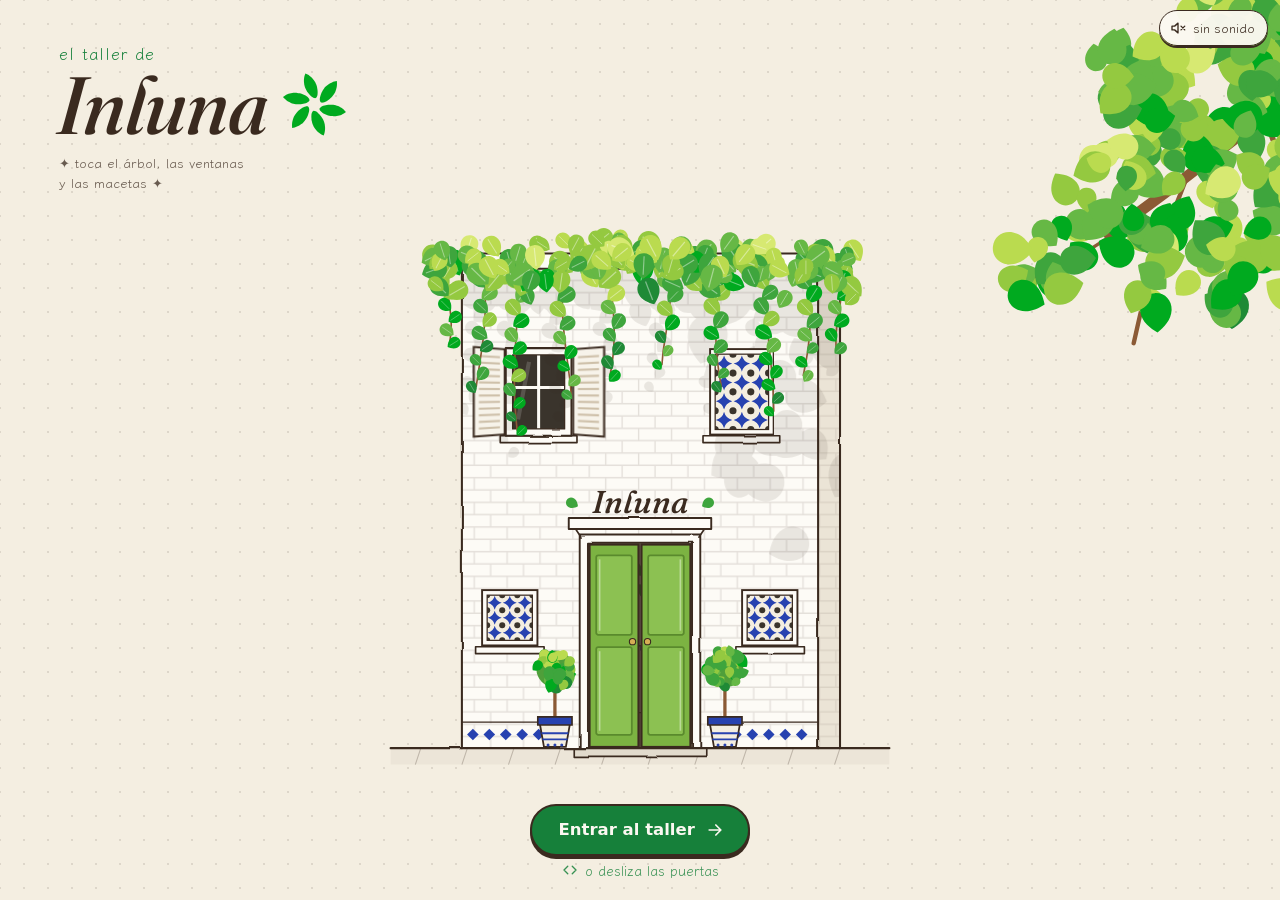
<file: index.html>
<!doctype html>
<html lang="es">
<head>
  <meta charset="utf-8">
  <meta name="viewport" content="width=device-width, initial-scale=1, viewport-fit=cover">
  <title>Inluna · catálogo del taller</title>
  <meta name="description" content="Entra al taller de Inluna y descubre piezas hechas a mano, dibujadas con tinta azul.">
  <meta name="theme-color" content="#f4eee1">

  <!-- Vista previa cuando compartes el enlace (WhatsApp, Facebook…).
       Si cambias de dirección, actualiza estas dos líneas (ver LEEME.md, paso 3). -->
  <meta property="og:type" content="website">
  <meta property="og:url" content="https://7js2y6nz9j-netizen.github.io/catalogo/">
  <meta property="og:title" content="Inluna · catálogo del taller">
  <meta property="og:description" content="Entra al taller y descubre las piezas hechas a mano.">
  <meta property="og:image" content="https://7js2y6nz9j-netizen.github.io/catalogo/img/compartir.png">
  <meta name="twitter:card" content="summary_large_image">

  <link rel="icon" href="img/icono.svg" type="image/svg+xml">
  <link rel="apple-touch-icon" href="img/icono-180.png">
  <link rel="preconnect" href="https://fonts.googleapis.com">
  <link rel="preconnect" href="https://fonts.gstatic.com" crossorigin>
  <!-- las tipografías llegan sin detener la primera pintura -->
  <link id="fuentes" rel="stylesheet" href="https://fonts.googleapis.com/css2?family=Fraunces:ital,opsz,wght@0,9..144,400..600;1,9..144,400..600&family=Klee+One:wght@400;600&display=swap" media="print" onload="this.media='all'">
  <noscript><link rel="stylesheet" href="https://fonts.googleapis.com/css2?family=Fraunces:ital,opsz,wght@0,9..144,400..600;1,9..144,400..600&family=Klee+One:wght@400;600&display=swap"></noscript>
  <link rel="stylesheet" href="css/base.css?v=20260930a">
  <link rel="stylesheet" href="css/piezas.css?v=20260930a">
  <link rel="stylesheet" href="css/catalogo.css?v=20260930a">
  <link rel="stylesheet" href="css/tienda.css?v=20260930a">
</head>
<body>
  <!-- 1 · Cargador: los tres triángulos girando -->
  <div id="cargador" class="cargador" role="status" aria-live="polite">
    <div class="cargador-centro">
      <svg class="logo logo-giro" viewBox="0 0 100 100" aria-hidden="true" focusable="false"><g class="hojas-logo"><path class="hoja-logo" d="M0,37.9C1.2,37.2 2.2,36.4 3.4,35.7C4.5,35.1 5.7,34.4 6.9,33.9C8.2,33.3 9.4,32.9 10.7,32.6C12,32.2 13.3,31.9 14.6,31.7C15.9,31.5 17.3,31.4 18.6,31.4C19.9,31.3 21.3,31.4 22.6,31.6C23.9,31.7 25.2,32 26.5,32.3C27.8,32.7 29.1,33 30.3,33.5C31.6,33.9 32.8,34.5 34,35.1C35.2,35.7 36.4,36.3 37.5,37.1C38.6,37.8 39.8,38.6 40.5,39.6C41.3,40.6 42.2,42.1 42.1,43.2C41.9,44.3 40.7,45.4 39.7,46.2C38.7,47 37.3,47.5 36.1,48C34.8,48.4 33.5,48.7 32.2,49C30.9,49.3 29.6,49.5 28.3,49.7C27,49.8 25.6,49.8 24.3,49.8C22.9,49.8 21.6,49.8 20.3,49.6C19,49.5 17.6,49.2 16.4,48.9C15.1,48.5 13.8,48.1 12.6,47.5C11.4,47 10.2,46.4 9,45.7C7.9,45.1 6.7,44.4 5.7,43.5C4.6,42.7 3.6,41.8 2.7,40.9C1.8,39.9 0.9,38.9 0,37.9Z"/><path class="hoja-logo" d="M35.5,0.6C36.7,1.3 37.9,1.8 39.1,2.5C40.2,3.1 41.4,3.8 42.4,4.6C43.6,5.5 44.5,6.3 45.4,7.3C46.4,8.2 47.3,9.2 48.1,10.2C49,11.2 49.8,12.4 50.4,13.5C51.1,14.6 51.8,15.8 52.2,17.1C52.8,18.2 53.2,19.5 53.6,20.8C53.9,22.1 54.3,23.4 54.4,24.7C54.7,26 54.8,27.4 54.9,28.7C55,30 55.1,31.4 54.9,32.7C54.9,34 54.8,35.5 54.3,36.6C53.8,37.8 52.9,39.3 51.9,39.8C50.9,40.1 49.3,39.6 48.1,39.2C46.9,38.7 45.8,37.8 44.8,37C43.8,36 42.9,35.1 42,34.1C41.1,33.1 40.2,32.1 39.4,31.1C38.7,30 38,28.8 37.3,27.6C36.6,26.4 36,25.3 35.5,24.1C34.9,22.9 34.5,21.5 34.2,20.4C33.8,19 33.5,17.7 33.5,16.4C33.3,15.1 33.2,13.7 33.2,12.3C33.2,11.1 33.2,9.7 33.5,8.4C33.6,7 33.9,5.7 34.2,4.5C34.6,3.2 35.1,1.9 35.5,0.6Z"/><path class="hoja-logo" d="M85.5,12.7C85.5,14.1 85.7,15.4 85.7,16.8C85.7,18 85.7,19.4 85.5,20.7C85.4,22.2 85.1,23.4 84.7,24.7C84.4,26 84,27.3 83.5,28.5C83.1,29.7 82.5,31 81.8,32.1C81.2,33.3 80.5,34.4 79.6,35.5C78.9,36.5 78,37.5 77.1,38.5C76.1,39.4 75.2,40.4 74.1,41.2C73.1,42.1 72,42.9 70.9,43.6C69.8,44.3 68.7,45.1 67.4,45.6C66.3,46.2 65,46.9 63.8,47C62.5,47.2 60.7,47.2 59.8,46.6C59,45.8 58.6,44.2 58.4,43C58.2,41.7 58.5,40.3 58.7,39C59,37.6 59.4,36.4 59.8,35.1C60.2,33.8 60.6,32.6 61.1,31.4C61.7,30.2 62.4,29 63,27.8C63.7,26.6 64.4,25.5 65.2,24.5C65.9,23.4 66.9,22.3 67.8,21.5C68.7,20.5 69.7,19.6 70.9,18.9C71.9,18.1 73,17.3 74.2,16.6C75.3,16 76.5,15.3 77.8,14.9C79,14.3 80.3,13.9 81.5,13.6C82.8,13.3 84.2,13 85.5,12.7Z"/><path class="hoja-logo" d="M100,62.1C98.8,62.8 97.8,63.6 96.6,64.3C95.5,64.9 94.3,65.6 93.1,66.1C91.8,66.7 90.6,67.1 89.3,67.4C88,67.8 86.7,68.1 85.4,68.3C84.1,68.5 82.7,68.6 81.4,68.6C80.1,68.7 78.7,68.6 77.4,68.4C76.1,68.3 74.8,68 73.5,67.7C72.2,67.3 70.9,67 69.7,66.5C68.4,66.1 67.2,65.5 66,64.9C64.8,64.3 63.6,63.7 62.5,62.9C61.4,62.2 60.2,61.4 59.5,60.4C58.7,59.4 57.8,57.9 57.9,56.8C58.1,55.7 59.3,54.6 60.3,53.8C61.3,53 62.7,52.5 63.9,52C65.2,51.6 66.5,51.3 67.8,51C69.1,50.7 70.4,50.5 71.7,50.3C73,50.2 74.4,50.2 75.7,50.2C77.1,50.2 78.4,50.2 79.7,50.4C81,50.5 82.4,50.8 83.6,51.1C84.9,51.5 86.2,51.9 87.4,52.5C88.6,53 89.8,53.6 91,54.3C92.1,54.9 93.3,55.6 94.3,56.5C95.4,57.3 96.4,58.2 97.3,59.1C98.2,60.1 99.1,61.1 100,62.1Z"/><path class="hoja-logo" d="M64.5,99.4C63.3,98.7 62.1,98.2 60.9,97.5C59.8,96.9 58.6,96.2 57.6,95.4C56.4,94.5 55.5,93.7 54.6,92.7C53.6,91.8 52.7,90.8 51.9,89.8C51,88.8 50.2,87.6 49.6,86.5C48.9,85.4 48.2,84.2 47.8,82.9C47.2,81.8 46.8,80.5 46.4,79.2C46.1,77.9 45.7,76.6 45.6,75.3C45.3,74 45.2,72.6 45.1,71.3C45,70 44.9,68.6 45.1,67.3C45.1,66 45.2,64.5 45.7,63.4C46.2,62.2 47.1,60.7 48.1,60.2C49.1,59.9 50.7,60.4 51.9,60.8C53.1,61.3 54.2,62.2 55.2,63C56.2,64 57.1,64.9 58,65.9C58.9,66.9 59.8,67.9 60.6,68.9C61.3,70 62,71.2 62.7,72.4C63.4,73.6 64,74.7 64.5,75.9C65.1,77.1 65.5,78.5 65.8,79.6C66.2,81 66.5,82.3 66.5,83.6C66.7,84.9 66.8,86.3 66.8,87.7C66.8,88.9 66.8,90.3 66.5,91.6C66.4,93 66.1,94.3 65.8,95.5C65.4,96.8 64.9,98.1 64.5,99.4Z"/><path class="hoja-logo" d="M14.5,87.3C14.5,85.9 14.3,84.6 14.3,83.2C14.3,82 14.3,80.6 14.5,79.3C14.6,77.8 14.9,76.6 15.3,75.3C15.6,74 16,72.7 16.5,71.5C16.9,70.3 17.5,69 18.2,67.9C18.8,66.7 19.5,65.6 20.4,64.5C21.1,63.5 22,62.5 22.9,61.5C23.9,60.6 24.8,59.6 25.9,58.8C26.9,57.9 28,57.1 29.1,56.4C30.2,55.7 31.3,54.9 32.6,54.4C33.7,53.8 35,53.1 36.2,53C37.5,52.8 39.3,52.8 40.2,53.4C41,54.2 41.4,55.8 41.6,57C41.8,58.3 41.5,59.7 41.3,61C41,62.4 40.6,63.6 40.2,64.9C39.8,66.2 39.4,67.4 38.9,68.6C38.3,69.8 37.6,71 37,72.2C36.3,73.4 35.6,74.5 34.8,75.5C34.1,76.6 33.1,77.7 32.2,78.5C31.3,79.5 30.3,80.4 29.1,81.1C28.1,81.9 27,82.7 25.8,83.4C24.7,84 23.5,84.7 22.2,85.1C21,85.7 19.7,86.1 18.5,86.4C17.2,86.7 15.8,87 14.5,87.3Z"/></g></svg>
      <p class="cargador-texto">abriendo el taller</p>
    </div>
  </div>

  <!-- 2 · Entrada: la fachada interactiva (js/fachada.js) -->
  <section id="entrada" class="entrada" aria-label="Entrada al taller" hidden></section>

  <!-- 3 · Interior: la galería de arcos (js/taller.js) -->
  <main id="taller" class="taller" hidden>
    <a class="t-salir" href="#" data-salir aria-label="Salir del taller"><svg class="icono" viewBox="0 0 24 24" fill="none" stroke="currentColor" stroke-width="1.8" stroke-linecap="round" stroke-linejoin="round" aria-hidden="true"><path d="M13.5 4h4.5a1 1 0 0 1 1 1v14a1 1 0 0 1-1 1h-4.5"/><path d="M9.5 16l-4-4 4-4M5.5 12H15"/></svg><span>salir</span></a>
    <div class="t-pared papel" aria-hidden="true"></div>
    <div class="t-luna"></div>
    <div class="t-friso" aria-hidden="true"></div>
    <div class="t-enredaderas" aria-hidden="true"></div>
    <div class="t-lamparas"></div>
    <div class="t-contenido">
      <header class="t-cabecera"></header>
      <section class="galeria" aria-label="Colecciones del taller">
        <div class="arcada" role="list" tabindex="0" aria-label="Desliza para ver las colecciones"></div>
        <button class="galeria-flecha anterior" type="button" aria-label="Colección anterior"><svg class="icono" viewBox="0 0 24 24" fill="none" stroke="currentColor" stroke-width="2" stroke-linecap="round" stroke-linejoin="round" aria-hidden="true"><path d="M15 5l-7 7 7 7"/></svg></button>
        <button class="galeria-flecha siguiente" type="button" aria-label="Colección siguiente"><svg class="icono" viewBox="0 0 24 24" fill="none" stroke="currentColor" stroke-width="2" stroke-linecap="round" stroke-linejoin="round" aria-hidden="true"><path d="M9 5l7 7-7 7"/></svg></button>
      </section>
      <div class="galeria-pie">
        <div class="puntos"></div>
        <p class="galeria-pista">← desliza para recorrer el taller →</p>
      </div>
      <nav class="t-contacto" aria-label="Contacto"></nav>
    </div>
  </main>

  <!-- Colección abierta (o el buscador), ficha de cada pieza y las hojas -->
  <section id="coleccion" class="coleccion papel" aria-labelledby="col-titulo" hidden></section>
  <dialog id="ficha" class="ficha hoja-catalogo" aria-labelledby="ficha-nombre"></dialog>
  <dialog id="visor" class="visor" aria-label="Foto ampliada"></dialog>
  <dialog id="contacto" class="dialogo-contacto hoja-catalogo" aria-label="Contacto y pedidos"></dialog>
  <dialog id="seleccion" class="dialogo-hoja hoja-catalogo" aria-labelledby="seleccion-titulo"></dialog>
  <dialog id="cotizar" class="dialogo-hoja hoja-catalogo" aria-labelledby="cotizar-titulo"></dialog>
  <dialog id="sobre" class="dialogo-hoja dialogo-sobre hoja-catalogo" aria-labelledby="sobre-titulo"></dialog>
  <div id="avisos" class="avisos" aria-live="polite"></div>

  <!-- Filtro de tinta para fotos que aún no tienen su versión dibujada -->
  <svg width="0" height="0" style="position:absolute" aria-hidden="true" focusable="false">
    <filter id="tinta-foto" color-interpolation-filters="sRGB">
      <feColorMatrix type="matrix" values="0.2126 0.7152 0.0722 0 0  0.2126 0.7152 0.0722 0 0  0.2126 0.7152 0.0722 0 0  0 0 0 1 0"/>
      <feComponentTransfer><feFuncR type="discrete" tableValues="0 0.3 0.6 1"/><feFuncG type="discrete" tableValues="0 0.3 0.6 1"/><feFuncB type="discrete" tableValues="0 0.3 0.6 1"/></feComponentTransfer>
      <feComponentTransfer><feFuncR type="table" tableValues="0.09 0.153 0.957"/><feFuncG type="table" tableValues="0.125 0.259 0.933"/><feFuncB type="table" tableValues="0.361 0.69 0.882"/></feComponentTransfer>
    </filter>
  </svg>

  <noscript><p style="position:relative;z-index:99;padding:24px;text-align:center">Para entrar al taller necesitas activar JavaScript.</p></noscript>

  <script src="js/config.js?v=20260930a"></script>
  <script src="js/arte.js?v=20260930a"></script>
  <script src="js/escenas.js?v=20260930a"></script>
  <script src="js/sonido.js?v=20260930a"></script>
  <script src="js/demo.js?v=20260930a"></script>
  <script src="js/datos.js?v=20260930a"></script>
  <script src="js/nucleo.js?v=20260930a"></script>
  <script src="js/tintas.js?v=20260930a"></script>
  <script src="js/animaciones.js?v=20260930a"></script>
  <script src="js/fachada.js?v=20260930a"></script>
  <script src="js/seleccion.js?v=20260930a"></script>
  <script src="js/ficha.js?v=20260930a"></script>
  <script src="js/cotizar.js?v=20260930a"></script>
  <script src="js/buscar.js?v=20260930a"></script>
  <script src="js/sobre.js?v=20260930a"></script>
  <script src="js/taller.js?v=20260930a"></script>
  <script src="js/catalogo.js?v=20260930a"></script>
</body>
</html>
</file>
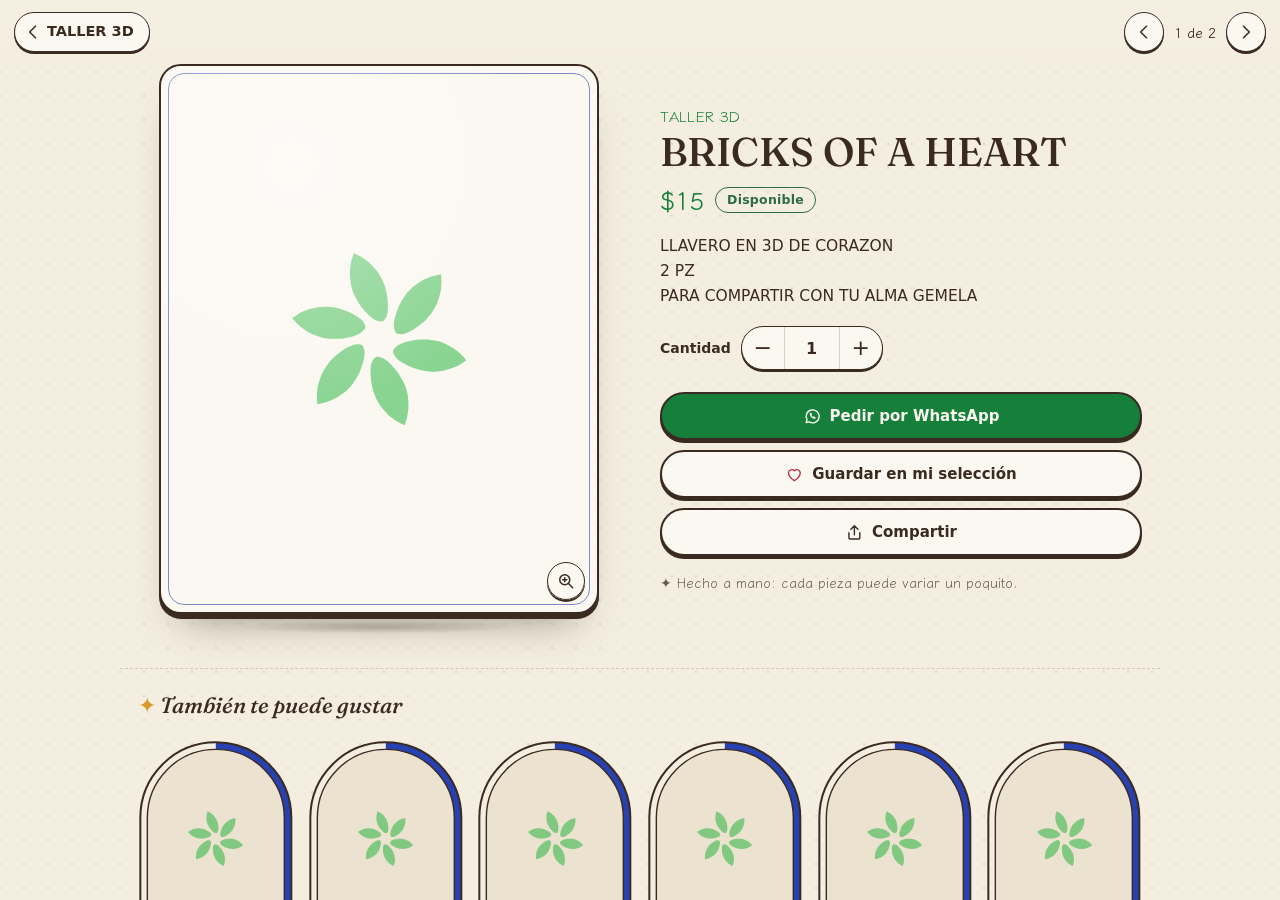
<file: p/bricks-of-a-heart/index.html>
<!doctype html>
<html lang="es">
<head>
  <meta charset="utf-8">
  <meta name="viewport" content="width=device-width, initial-scale=1">
  <title>BRICKS OF A HEART · Inluna</title>
  <meta name="description" content="Disponible · $15. LLAVERO EN 3D DE CORAZON 2 PZ PARA COMPARTIR CON TU ALMA GEMELA">
  <meta property="og:type" content="website">
  <meta property="og:site_name" content="Inluna · catálogo del taller">
  <meta property="og:url" content="https://7js2y6nz9j-netizen.github.io/catalogo/p/bricks-of-a-heart/">
  <meta property="og:title" content="BRICKS OF A HEART · $15">
  <meta property="og:description" content="Disponible · $15. LLAVERO EN 3D DE CORAZON 2 PZ PARA COMPARTIR CON TU ALMA GEMELA">
  <meta property="og:image" content="https://7js2y6nz9j-netizen.github.io/catalogo/p/bricks-of-a-heart/foto.jpg">
  <meta property="og:image:alt" content="BRICKS OF A HEART">
  <meta name="twitter:card" content="summary_large_image">
  <meta name="theme-color" content="#f4eee1">
  <link rel="icon" href="../../img/icono.svg" type="image/svg+xml">
  <script>location.replace("../../#p/bricks-of-a-heart");</script>
  <style>
    body { margin: 0; min-height: 100vh; display: grid; place-items: center; padding: 24px; box-sizing: border-box;
      background: #f4eee1; color: #3a2a1f; font-family: system-ui, -apple-system, 'Segoe UI', Roboto, sans-serif; text-align: center; }
    img { width: min(80vw, 360px); height: auto; border-radius: 180px 180px 16px 16px; border: 2px solid #3a2a1f; }
    h1 { margin: 16px 0 4px; font-family: Georgia, serif; font-style: italic; font-weight: 500; }
    a { color: #16803a; font-weight: 600; }
  </style>
</head>
<body>
  <main>
    <img src="https://7js2y6nz9j-netizen.github.io/catalogo/p/bricks-of-a-heart/foto.jpg" alt="BRICKS OF A HEART">
    <h1>BRICKS OF A HEART</h1>
    <p>$15</p>
    <p><a href="../../#p/bricks-of-a-heart">Ver la pieza en el catálogo de Inluna</a></p>
  </main>
</body>
</html>
</file>
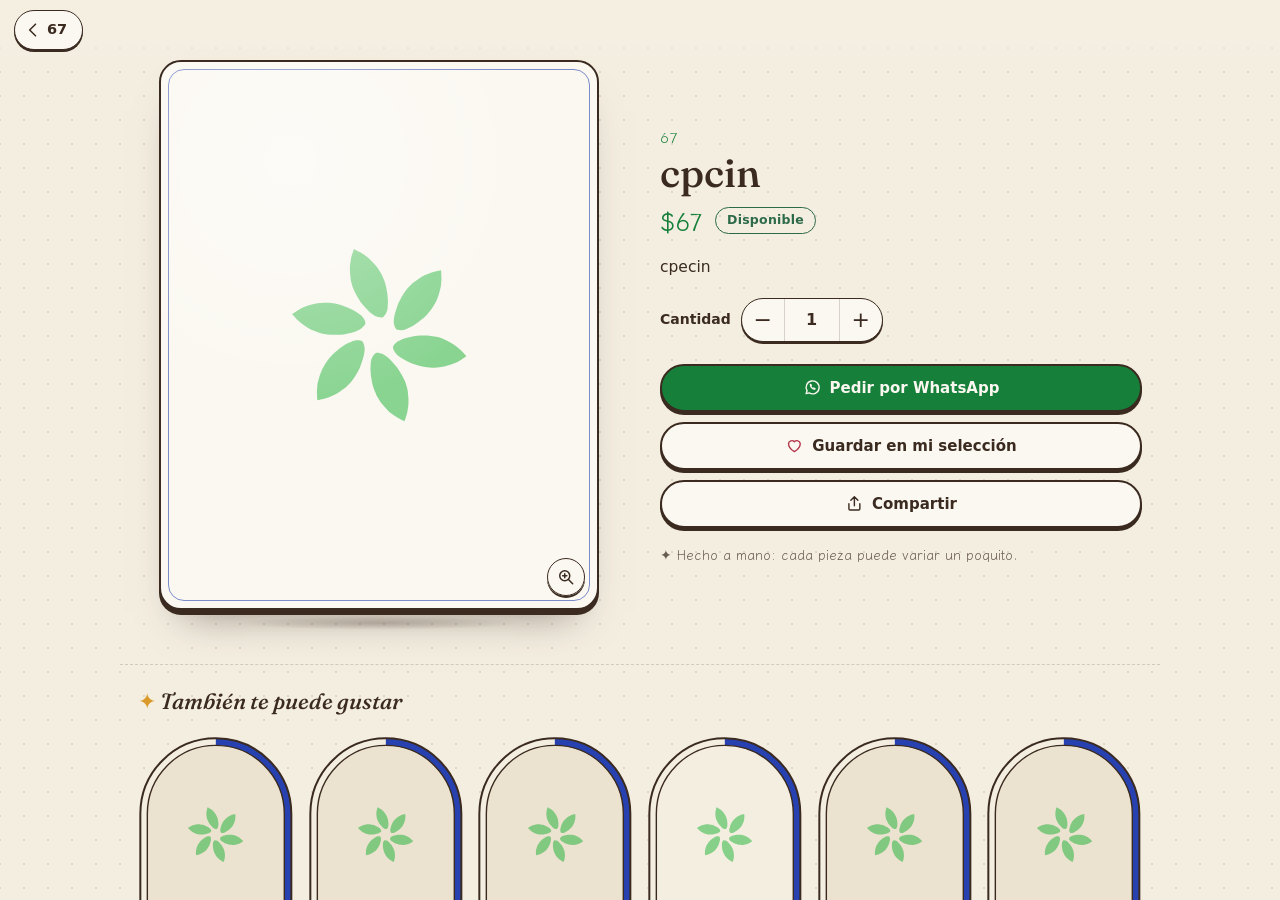
<file: p/cpcin/index.html>
<!doctype html>
<html lang="es">
<head>
  <meta charset="utf-8">
  <meta name="viewport" content="width=device-width, initial-scale=1">
  <title>cpcin · Inluna</title>
  <meta name="description" content="Disponible · $67. cpecin">
  <meta property="og:type" content="website">
  <meta property="og:site_name" content="Inluna · catálogo del taller">
  <meta property="og:url" content="https://7js2y6nz9j-netizen.github.io/catalogo/p/cpcin/">
  <meta property="og:title" content="cpcin · $67">
  <meta property="og:description" content="Disponible · $67. cpecin">
  <meta property="og:image" content="https://7js2y6nz9j-netizen.github.io/catalogo/p/cpcin/foto.jpg">
  <meta property="og:image:alt" content="cpcin">
  <meta name="twitter:card" content="summary_large_image">
  <meta name="theme-color" content="#f4eee1">
  <link rel="icon" href="../../img/icono.svg" type="image/svg+xml">
  <script>location.replace("../../#p/cpcin");</script>
  <style>
    body { margin: 0; min-height: 100vh; display: grid; place-items: center; padding: 24px; box-sizing: border-box;
      background: #f4eee1; color: #3a2a1f; font-family: system-ui, -apple-system, 'Segoe UI', Roboto, sans-serif; text-align: center; }
    img { width: min(80vw, 360px); height: auto; border-radius: 180px 180px 16px 16px; border: 2px solid #3a2a1f; }
    h1 { margin: 16px 0 4px; font-family: Georgia, serif; font-style: italic; font-weight: 500; }
    a { color: #16803a; font-weight: 600; }
  </style>
</head>
<body>
  <main>
    <img src="https://7js2y6nz9j-netizen.github.io/catalogo/p/cpcin/foto.jpg" alt="cpcin">
    <h1>cpcin</h1>
    <p>$67</p>
    <p><a href="../../#p/cpcin">Ver la pieza en el catálogo de Inluna</a></p>
  </main>
</body>
</html>
</file>
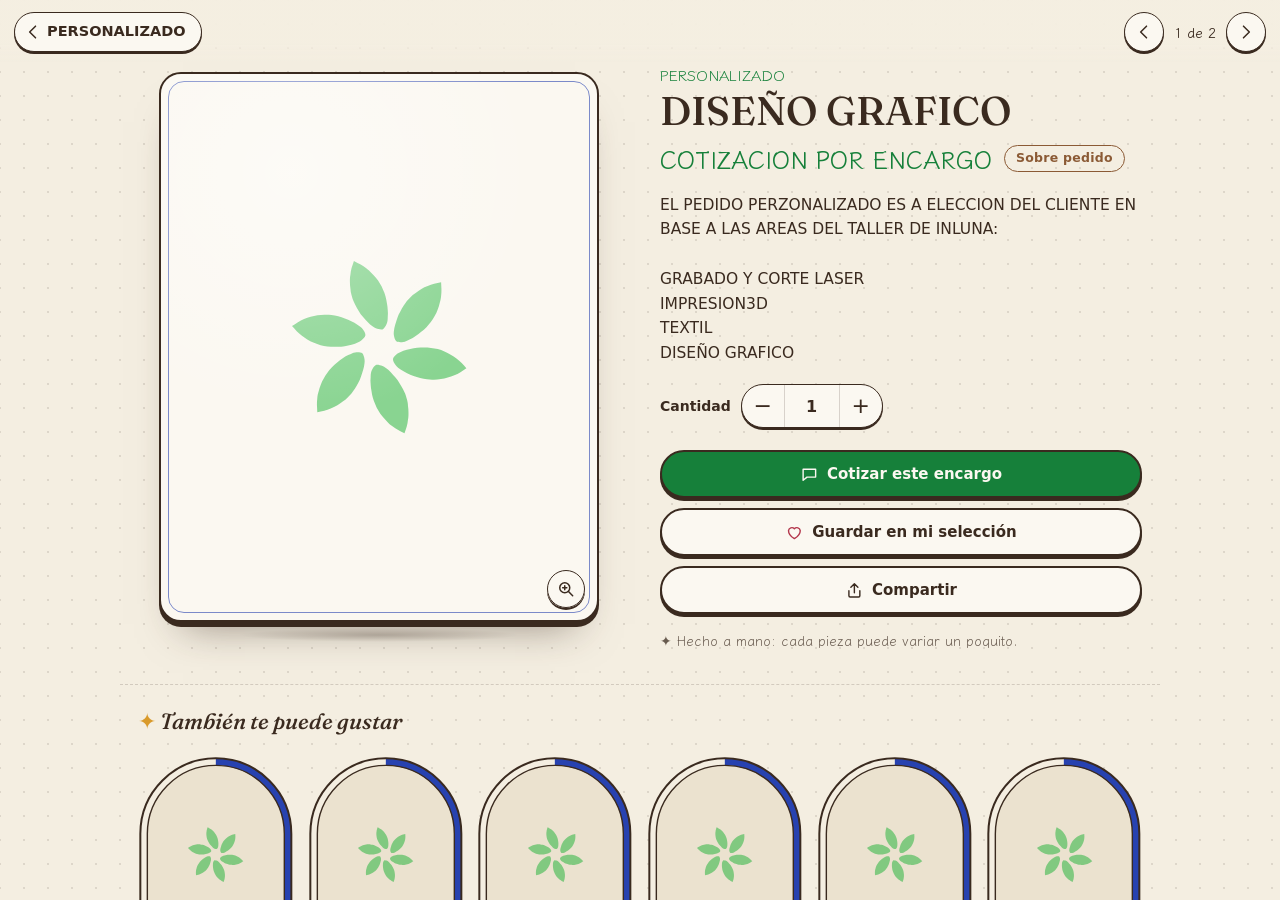
<file: p/diseno-grafico/index.html>
<!doctype html>
<html lang="es">
<head>
  <meta charset="utf-8">
  <meta name="viewport" content="width=device-width, initial-scale=1">
  <title>DISEÑO GRAFICO · Inluna</title>
  <meta name="description" content="Sobre pedido · COTIZACION POR ENCARGO. EL PEDIDO PERZONALIZADO ES A ELECCION DEL CLIENTE EN BASE A LAS AREAS DEL TALLER DE INLUNA: GRABADO Y CORTE LASER IMPRESION3D TEXTIL DISEÑO GRAFICO">
  <meta property="og:type" content="website">
  <meta property="og:site_name" content="Inluna · catálogo del taller">
  <meta property="og:url" content="https://7js2y6nz9j-netizen.github.io/catalogo/p/diseno-grafico/">
  <meta property="og:title" content="DISEÑO GRAFICO · COTIZACION POR ENCARGO">
  <meta property="og:description" content="Sobre pedido · COTIZACION POR ENCARGO. EL PEDIDO PERZONALIZADO ES A ELECCION DEL CLIENTE EN BASE A LAS AREAS DEL TALLER DE INLUNA: GRABADO Y CORTE LASER IMPRESION3D TEXTIL DISEÑO GRAFICO">
  <meta property="og:image" content="https://7js2y6nz9j-netizen.github.io/catalogo/p/diseno-grafico/foto.jpg">
  <meta property="og:image:alt" content="DISEÑO GRAFICO">
  <meta name="twitter:card" content="summary_large_image">
  <meta name="theme-color" content="#f4eee1">
  <link rel="icon" href="../../img/icono.svg" type="image/svg+xml">
  <script>location.replace("../../#p/diseno-grafico");</script>
  <style>
    body { margin: 0; min-height: 100vh; display: grid; place-items: center; padding: 24px; box-sizing: border-box;
      background: #f4eee1; color: #3a2a1f; font-family: system-ui, -apple-system, 'Segoe UI', Roboto, sans-serif; text-align: center; }
    img { width: min(80vw, 360px); height: auto; border-radius: 180px 180px 16px 16px; border: 2px solid #3a2a1f; }
    h1 { margin: 16px 0 4px; font-family: Georgia, serif; font-style: italic; font-weight: 500; }
    a { color: #16803a; font-weight: 600; }
  </style>
</head>
<body>
  <main>
    <img src="https://7js2y6nz9j-netizen.github.io/catalogo/p/diseno-grafico/foto.jpg" alt="DISEÑO GRAFICO">
    <h1>DISEÑO GRAFICO</h1>
    <p>COTIZACION POR ENCARGO</p>
    <p><a href="../../#p/diseno-grafico">Ver la pieza en el catálogo de Inluna</a></p>
  </main>
</body>
</html>
</file>
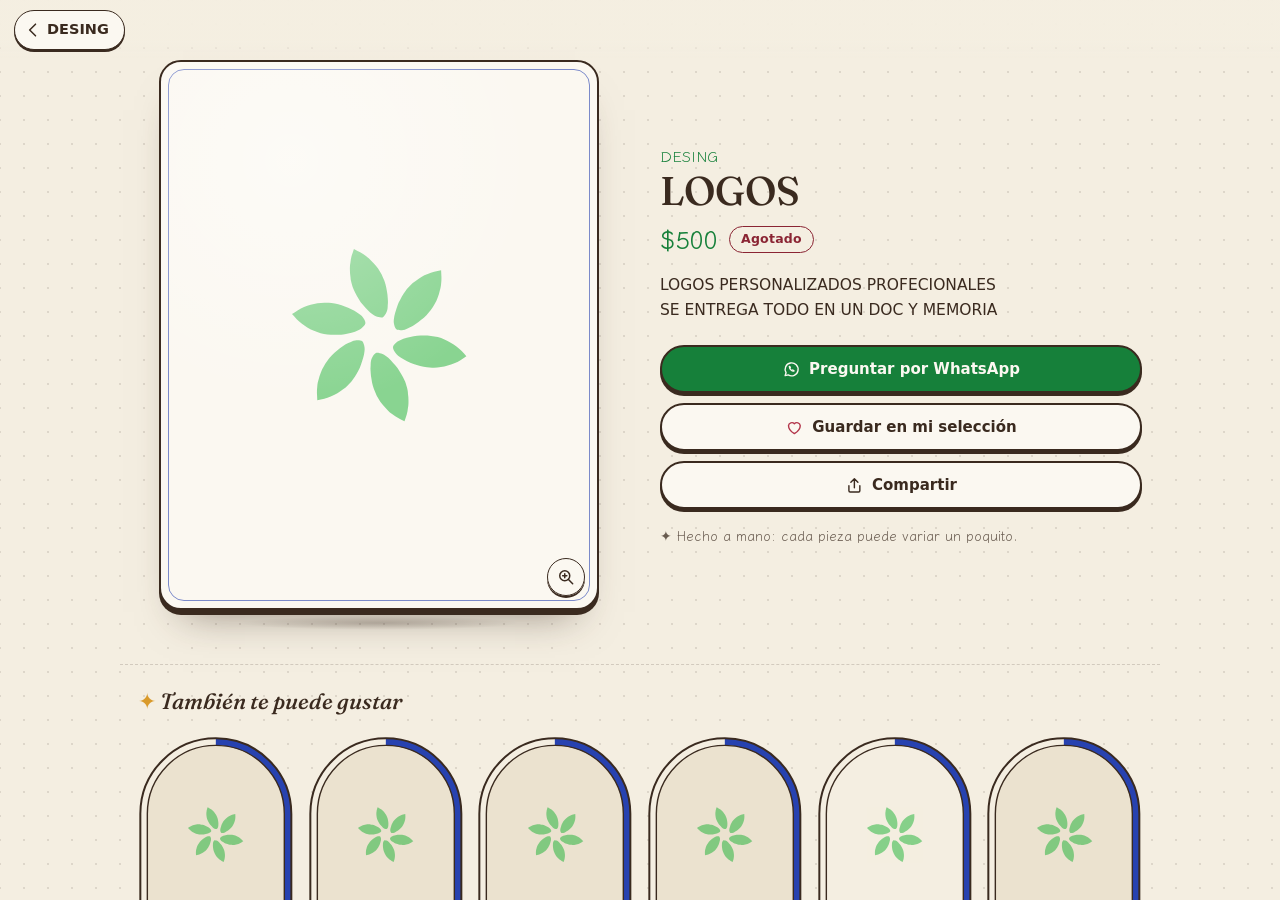
<file: p/logos/index.html>
<!doctype html>
<html lang="es">
<head>
  <meta charset="utf-8">
  <meta name="viewport" content="width=device-width, initial-scale=1">
  <title>LOGOS · Inluna</title>
  <meta name="description" content="Agotado · $500. LOGOS PERSONALIZADOS PROFECIONALES SE ENTREGA TODO EN UN DOC Y MEMORIA">
  <meta property="og:type" content="website">
  <meta property="og:site_name" content="Inluna · catálogo del taller">
  <meta property="og:url" content="https://7js2y6nz9j-netizen.github.io/catalogo/p/logos/">
  <meta property="og:title" content="LOGOS · $500">
  <meta property="og:description" content="Agotado · $500. LOGOS PERSONALIZADOS PROFECIONALES SE ENTREGA TODO EN UN DOC Y MEMORIA">
  <meta property="og:image" content="https://7js2y6nz9j-netizen.github.io/catalogo/p/logos/foto.jpg">
  <meta property="og:image:alt" content="LOGOS">
  <meta name="twitter:card" content="summary_large_image">
  <meta name="theme-color" content="#f4eee1">
  <link rel="icon" href="../../img/icono.svg" type="image/svg+xml">
  <script>location.replace("../../#p/logos");</script>
  <style>
    body { margin: 0; min-height: 100vh; display: grid; place-items: center; padding: 24px; box-sizing: border-box;
      background: #f4eee1; color: #3a2a1f; font-family: system-ui, -apple-system, 'Segoe UI', Roboto, sans-serif; text-align: center; }
    img { width: min(80vw, 360px); height: auto; border-radius: 180px 180px 16px 16px; border: 2px solid #3a2a1f; }
    h1 { margin: 16px 0 4px; font-family: Georgia, serif; font-style: italic; font-weight: 500; }
    a { color: #16803a; font-weight: 600; }
  </style>
</head>
<body>
  <main>
    <img src="https://7js2y6nz9j-netizen.github.io/catalogo/p/logos/foto.jpg" alt="LOGOS">
    <h1>LOGOS</h1>
    <p>$500</p>
    <p><a href="../../#p/logos">Ver la pieza en el catálogo de Inluna</a></p>
  </main>
</body>
</html>
</file>
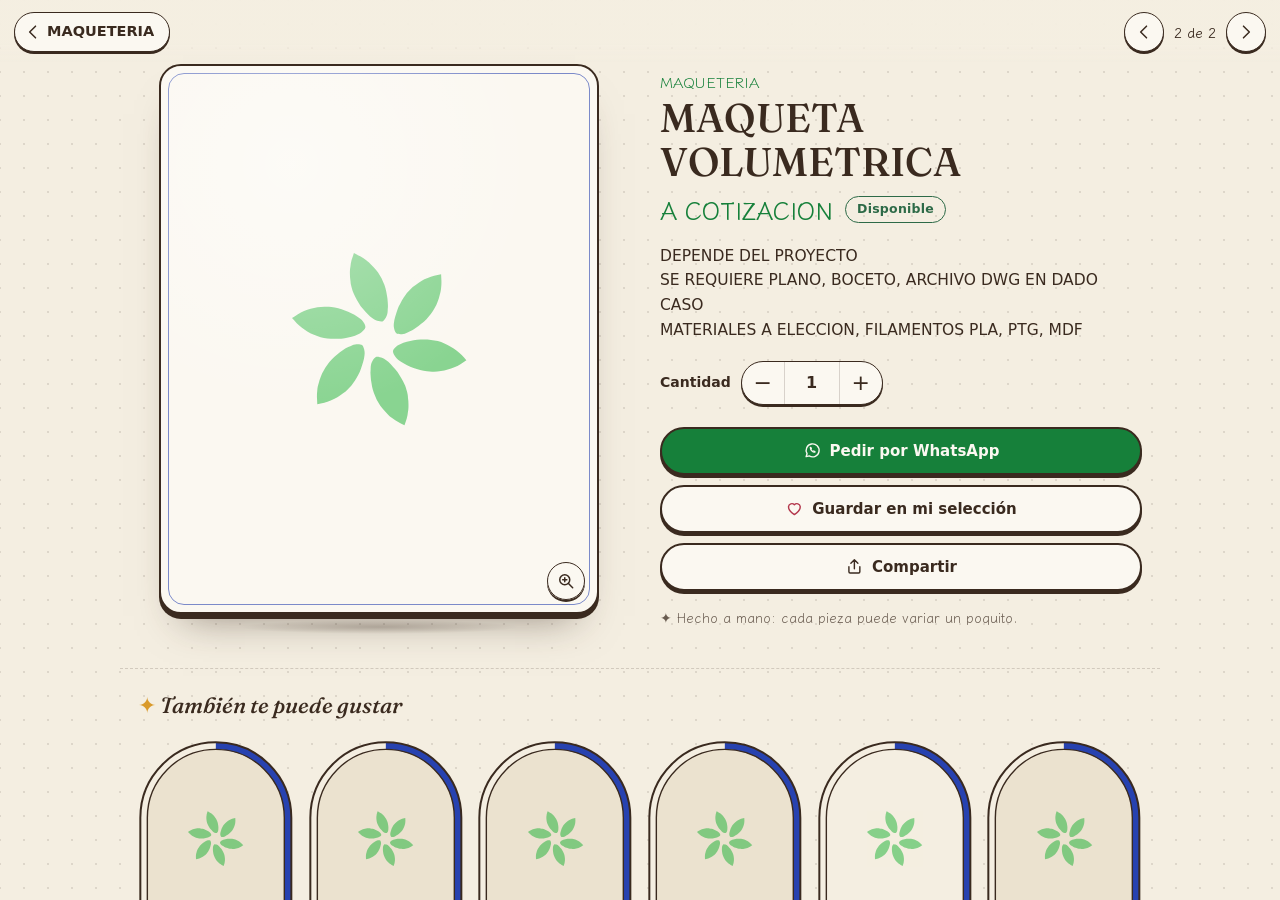
<file: p/maqueta-volumetrica/index.html>
<!doctype html>
<html lang="es">
<head>
  <meta charset="utf-8">
  <meta name="viewport" content="width=device-width, initial-scale=1">
  <title>MAQUETA VOLUMETRICA · Inluna</title>
  <meta name="description" content="Disponible · A COTIZACION. DEPENDE DEL PROYECTO SE REQUIERE PLANO, BOCETO, ARCHIVO DWG EN DADO CASO MATERIALES A ELECCION, FILAMENTOS PLA, PTG, MDF">
  <meta property="og:type" content="website">
  <meta property="og:site_name" content="Inluna · catálogo del taller">
  <meta property="og:url" content="https://7js2y6nz9j-netizen.github.io/catalogo/p/maqueta-volumetrica/">
  <meta property="og:title" content="MAQUETA VOLUMETRICA · A COTIZACION">
  <meta property="og:description" content="Disponible · A COTIZACION. DEPENDE DEL PROYECTO SE REQUIERE PLANO, BOCETO, ARCHIVO DWG EN DADO CASO MATERIALES A ELECCION, FILAMENTOS PLA, PTG, MDF">
  <meta property="og:image" content="https://7js2y6nz9j-netizen.github.io/catalogo/p/maqueta-volumetrica/foto.jpg">
  <meta property="og:image:alt" content="MAQUETA VOLUMETRICA">
  <meta name="twitter:card" content="summary_large_image">
  <meta name="theme-color" content="#f4eee1">
  <link rel="icon" href="../../img/icono.svg" type="image/svg+xml">
  <script>location.replace("../../#p/maqueta-volumetrica");</script>
  <style>
    body { margin: 0; min-height: 100vh; display: grid; place-items: center; padding: 24px; box-sizing: border-box;
      background: #f4eee1; color: #3a2a1f; font-family: system-ui, -apple-system, 'Segoe UI', Roboto, sans-serif; text-align: center; }
    img { width: min(80vw, 360px); height: auto; border-radius: 180px 180px 16px 16px; border: 2px solid #3a2a1f; }
    h1 { margin: 16px 0 4px; font-family: Georgia, serif; font-style: italic; font-weight: 500; }
    a { color: #16803a; font-weight: 600; }
  </style>
</head>
<body>
  <main>
    <img src="https://7js2y6nz9j-netizen.github.io/catalogo/p/maqueta-volumetrica/foto.jpg" alt="MAQUETA VOLUMETRICA">
    <h1>MAQUETA VOLUMETRICA</h1>
    <p>A COTIZACION</p>
    <p><a href="../../#p/maqueta-volumetrica">Ver la pieza en el catálogo de Inluna</a></p>
  </main>
</body>
</html>
</file>
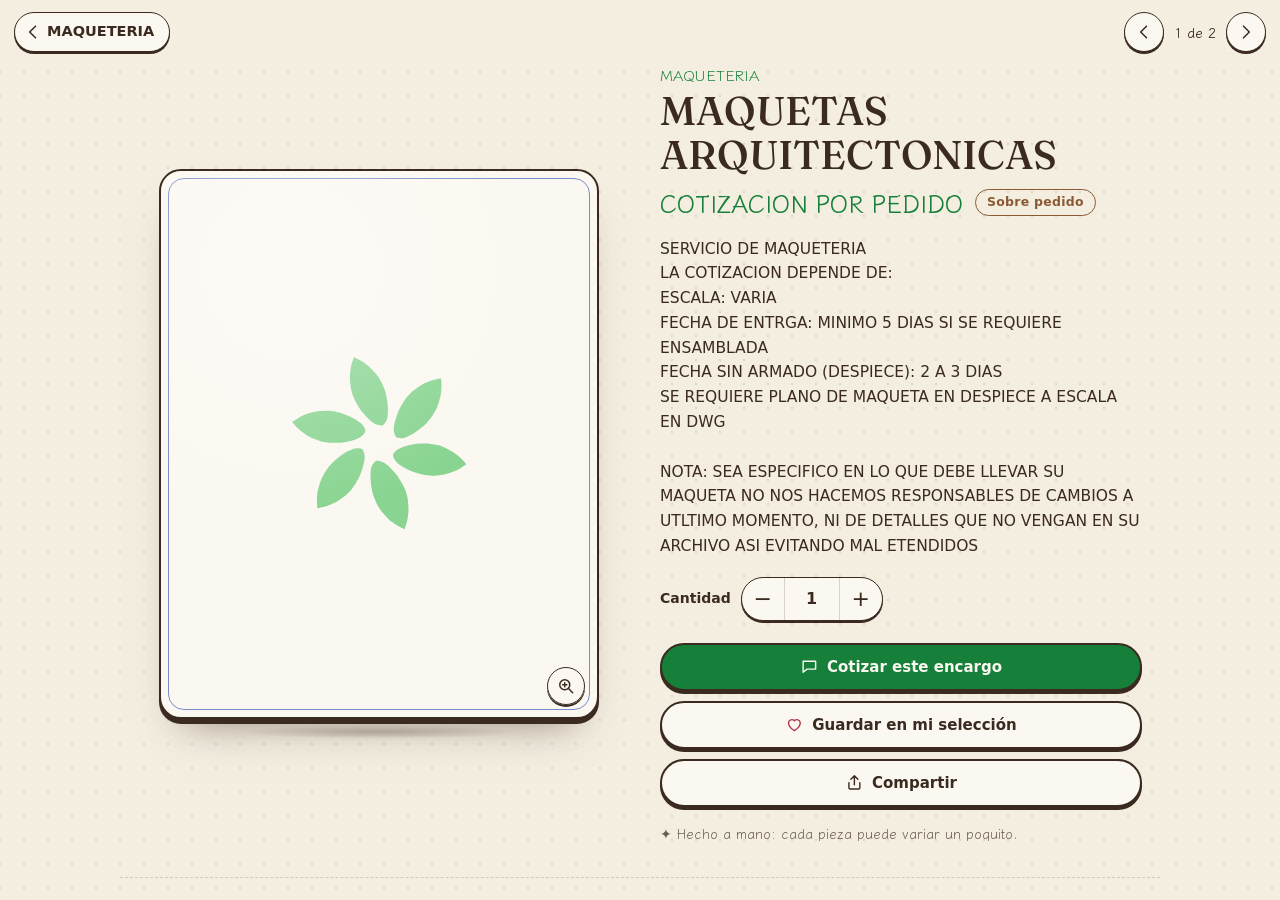
<file: p/maquetas-arquitectonicas/index.html>
<!doctype html>
<html lang="es">
<head>
  <meta charset="utf-8">
  <meta name="viewport" content="width=device-width, initial-scale=1">
  <title>MAQUETAS ARQUITECTONICAS · Inluna</title>
  <meta name="description" content="Sobre pedido · COTIZACION POR PEDIDO. SERVICIO DE MAQUETERIA LA COTIZACION DEPENDE DE: ESCALA: VARIA FECHA DE ENTRGA: MINIMO 5 DIAS SI SE REQUIERE ENSAMBLADA FECHA SIN ARMADO (DESPIECE)…">
  <meta property="og:type" content="website">
  <meta property="og:site_name" content="Inluna · catálogo del taller">
  <meta property="og:url" content="https://7js2y6nz9j-netizen.github.io/catalogo/p/maquetas-arquitectonicas/">
  <meta property="og:title" content="MAQUETAS ARQUITECTONICAS · COTIZACION POR PEDIDO">
  <meta property="og:description" content="Sobre pedido · COTIZACION POR PEDIDO. SERVICIO DE MAQUETERIA LA COTIZACION DEPENDE DE: ESCALA: VARIA FECHA DE ENTRGA: MINIMO 5 DIAS SI SE REQUIERE ENSAMBLADA FECHA SIN ARMADO (DESPIECE)…">
  <meta property="og:image" content="https://7js2y6nz9j-netizen.github.io/catalogo/p/maquetas-arquitectonicas/foto.jpg">
  <meta property="og:image:alt" content="MAQUETAS ARQUITECTONICAS">
  <meta name="twitter:card" content="summary_large_image">
  <meta name="theme-color" content="#f4eee1">
  <link rel="icon" href="../../img/icono.svg" type="image/svg+xml">
  <script>location.replace("../../#p/maquetas-arquitectonicas");</script>
  <style>
    body { margin: 0; min-height: 100vh; display: grid; place-items: center; padding: 24px; box-sizing: border-box;
      background: #f4eee1; color: #3a2a1f; font-family: system-ui, -apple-system, 'Segoe UI', Roboto, sans-serif; text-align: center; }
    img { width: min(80vw, 360px); height: auto; border-radius: 180px 180px 16px 16px; border: 2px solid #3a2a1f; }
    h1 { margin: 16px 0 4px; font-family: Georgia, serif; font-style: italic; font-weight: 500; }
    a { color: #16803a; font-weight: 600; }
  </style>
</head>
<body>
  <main>
    <img src="https://7js2y6nz9j-netizen.github.io/catalogo/p/maquetas-arquitectonicas/foto.jpg" alt="MAQUETAS ARQUITECTONICAS">
    <h1>MAQUETAS ARQUITECTONICAS</h1>
    <p>COTIZACION POR PEDIDO</p>
    <p><a href="../../#p/maquetas-arquitectonicas">Ver la pieza en el catálogo de Inluna</a></p>
  </main>
</body>
</html>
</file>
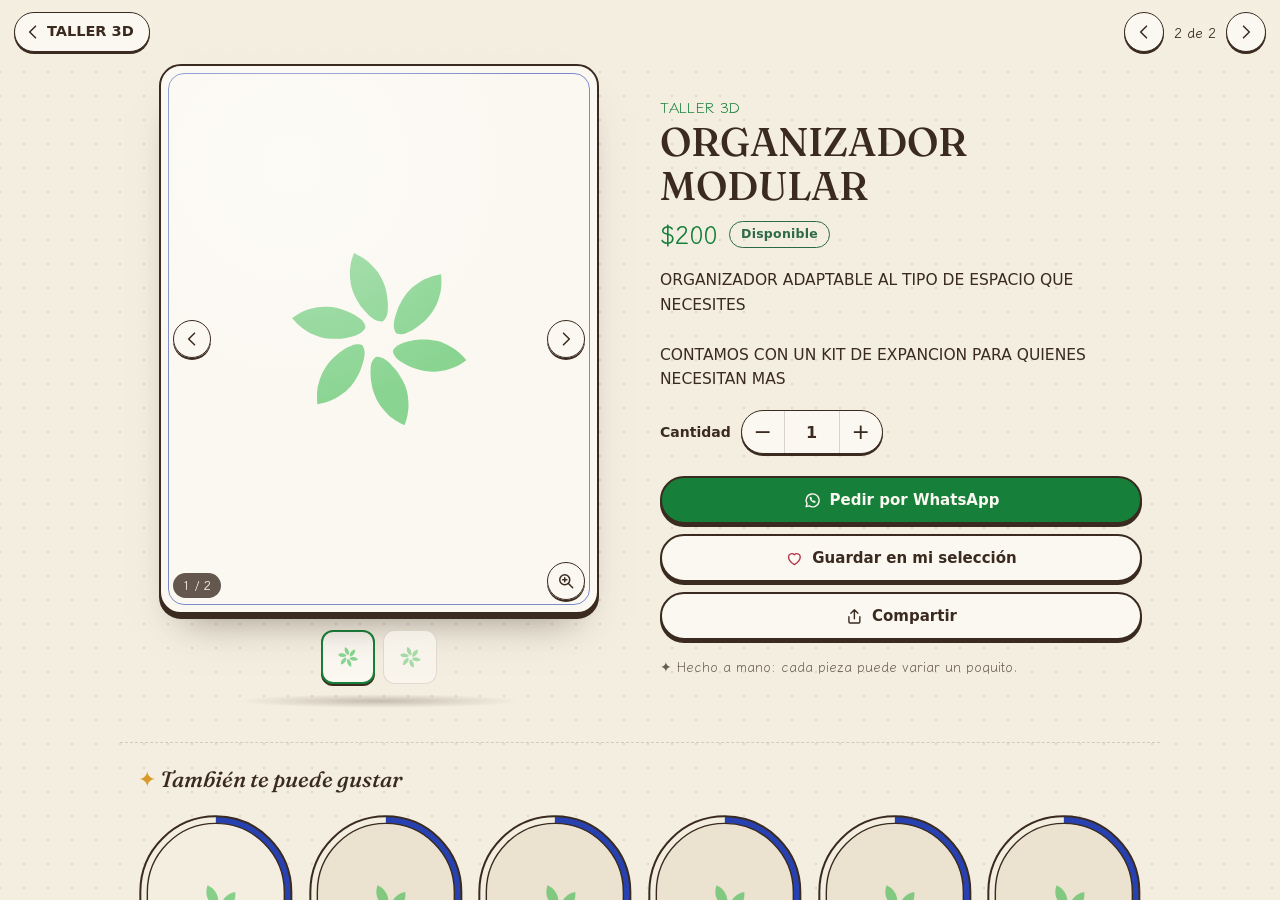
<file: p/organizador-modular/index.html>
<!doctype html>
<html lang="es">
<head>
  <meta charset="utf-8">
  <meta name="viewport" content="width=device-width, initial-scale=1">
  <title>ORGANIZADOR MODULAR · Inluna</title>
  <meta name="description" content="Disponible · $200. ORGANIZADOR ADAPTABLE AL TIPO DE ESPACIO QUE NECESITES CONTAMOS CON UN KIT DE EXPANCION PARA QUIENES NECESITAN MAS">
  <meta property="og:type" content="website">
  <meta property="og:site_name" content="Inluna · catálogo del taller">
  <meta property="og:url" content="https://7js2y6nz9j-netizen.github.io/catalogo/p/organizador-modular/">
  <meta property="og:title" content="ORGANIZADOR MODULAR · $200">
  <meta property="og:description" content="Disponible · $200. ORGANIZADOR ADAPTABLE AL TIPO DE ESPACIO QUE NECESITES CONTAMOS CON UN KIT DE EXPANCION PARA QUIENES NECESITAN MAS">
  <meta property="og:image" content="https://7js2y6nz9j-netizen.github.io/catalogo/p/organizador-modular/foto.jpg">
  <meta property="og:image:alt" content="ORGANIZADOR MODULAR">
  <meta name="twitter:card" content="summary_large_image">
  <meta name="theme-color" content="#f4eee1">
  <link rel="icon" href="../../img/icono.svg" type="image/svg+xml">
  <script>location.replace("../../#p/organizador-modular");</script>
  <style>
    body { margin: 0; min-height: 100vh; display: grid; place-items: center; padding: 24px; box-sizing: border-box;
      background: #f4eee1; color: #3a2a1f; font-family: system-ui, -apple-system, 'Segoe UI', Roboto, sans-serif; text-align: center; }
    img { width: min(80vw, 360px); height: auto; border-radius: 180px 180px 16px 16px; border: 2px solid #3a2a1f; }
    h1 { margin: 16px 0 4px; font-family: Georgia, serif; font-style: italic; font-weight: 500; }
    a { color: #16803a; font-weight: 600; }
  </style>
</head>
<body>
  <main>
    <img src="https://7js2y6nz9j-netizen.github.io/catalogo/p/organizador-modular/foto.jpg" alt="ORGANIZADOR MODULAR">
    <h1>ORGANIZADOR MODULAR</h1>
    <p>$200</p>
    <p><a href="../../#p/organizador-modular">Ver la pieza en el catálogo de Inluna</a></p>
  </main>
</body>
</html>
</file>
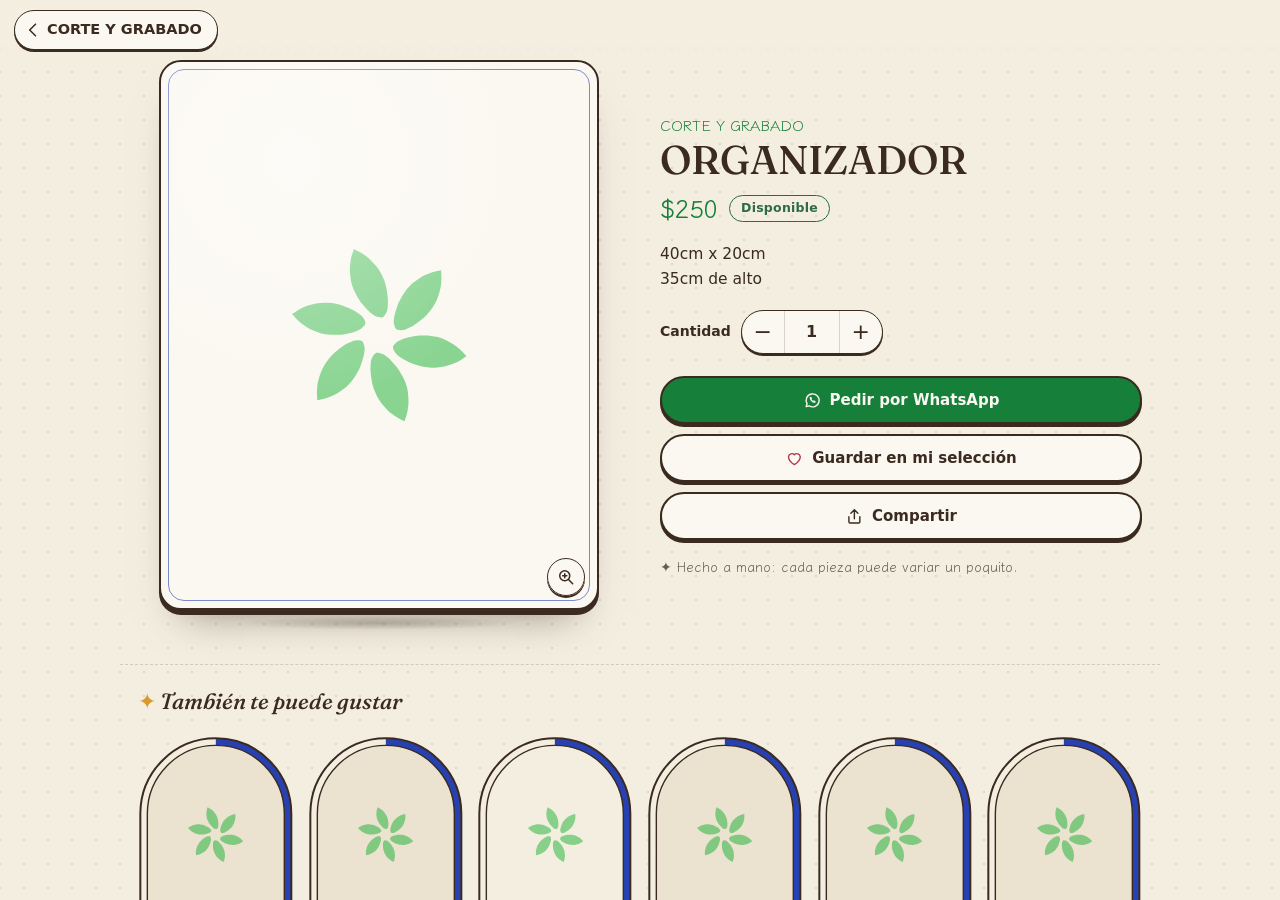
<file: p/organizador/index.html>
<!doctype html>
<html lang="es">
<head>
  <meta charset="utf-8">
  <meta name="viewport" content="width=device-width, initial-scale=1">
  <title>ORGANIZADOR · Inluna</title>
  <meta name="description" content="Disponible · $250. 40cm x 20cm 35cm de alto">
  <meta property="og:type" content="website">
  <meta property="og:site_name" content="Inluna · catálogo del taller">
  <meta property="og:url" content="https://7js2y6nz9j-netizen.github.io/catalogo/p/organizador/">
  <meta property="og:title" content="ORGANIZADOR · $250">
  <meta property="og:description" content="Disponible · $250. 40cm x 20cm 35cm de alto">
  <meta property="og:image" content="https://7js2y6nz9j-netizen.github.io/catalogo/p/organizador/foto.jpg">
  <meta property="og:image:alt" content="ORGANIZADOR">
  <meta name="twitter:card" content="summary_large_image">
  <meta name="theme-color" content="#f4eee1">
  <link rel="icon" href="../../img/icono.svg" type="image/svg+xml">
  <script>location.replace("../../#p/organizador");</script>
  <style>
    body { margin: 0; min-height: 100vh; display: grid; place-items: center; padding: 24px; box-sizing: border-box;
      background: #f4eee1; color: #3a2a1f; font-family: system-ui, -apple-system, 'Segoe UI', Roboto, sans-serif; text-align: center; }
    img { width: min(80vw, 360px); height: auto; border-radius: 180px 180px 16px 16px; border: 2px solid #3a2a1f; }
    h1 { margin: 16px 0 4px; font-family: Georgia, serif; font-style: italic; font-weight: 500; }
    a { color: #16803a; font-weight: 600; }
  </style>
</head>
<body>
  <main>
    <img src="https://7js2y6nz9j-netizen.github.io/catalogo/p/organizador/foto.jpg" alt="ORGANIZADOR">
    <h1>ORGANIZADOR</h1>
    <p>$250</p>
    <p><a href="../../#p/organizador">Ver la pieza en el catálogo de Inluna</a></p>
  </main>
</body>
</html>
</file>
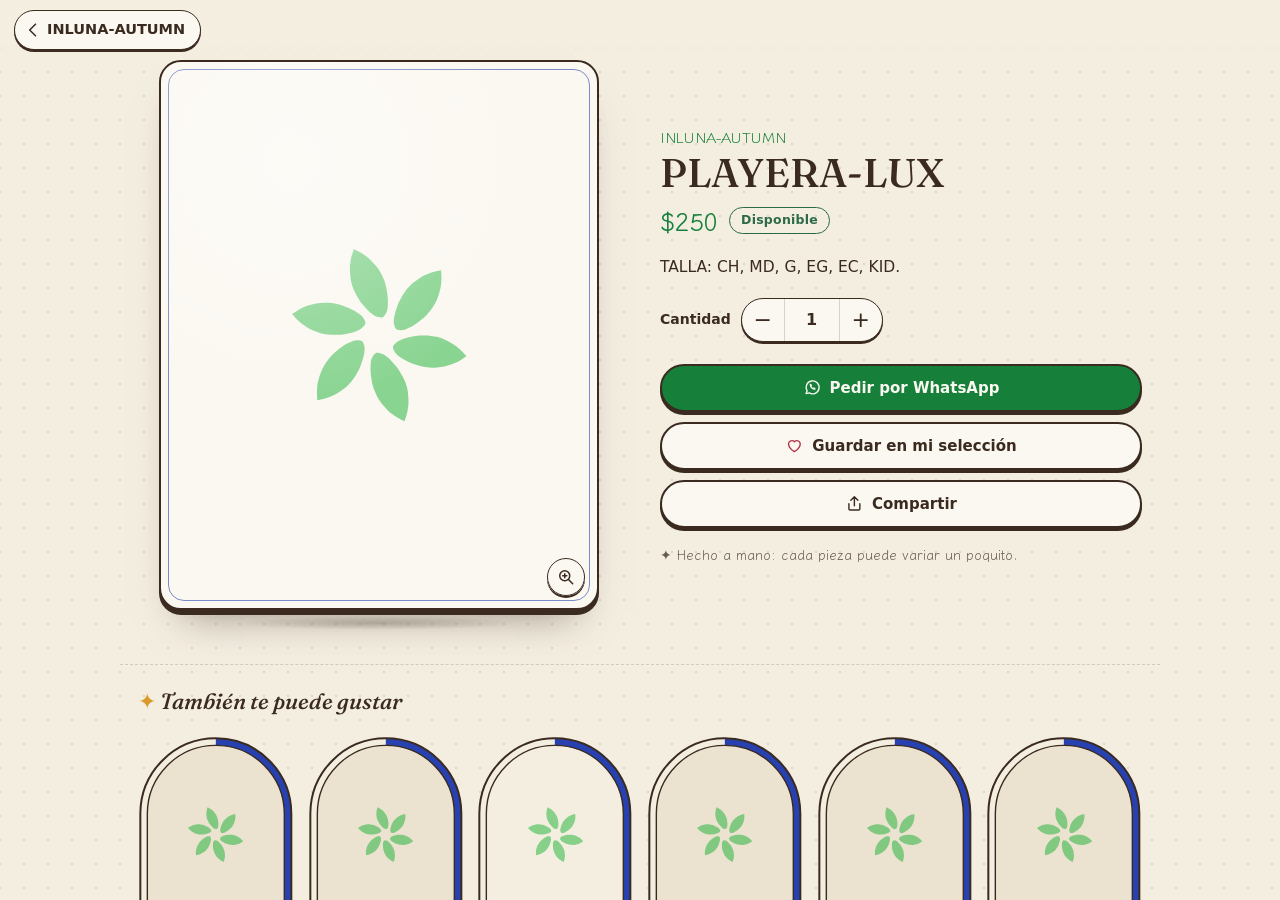
<file: p/playera-lux/index.html>
<!doctype html>
<html lang="es">
<head>
  <meta charset="utf-8">
  <meta name="viewport" content="width=device-width, initial-scale=1">
  <title>PLAYERA-LUX · Inluna</title>
  <meta name="description" content="Disponible · $250. TALLA: CH, MD, G, EG, EC, KID.">
  <meta property="og:type" content="website">
  <meta property="og:site_name" content="Inluna · catálogo del taller">
  <meta property="og:url" content="https://7js2y6nz9j-netizen.github.io/catalogo/p/playera-lux/">
  <meta property="og:title" content="PLAYERA-LUX · $250">
  <meta property="og:description" content="Disponible · $250. TALLA: CH, MD, G, EG, EC, KID.">
  <meta property="og:image" content="https://7js2y6nz9j-netizen.github.io/catalogo/p/playera-lux/foto.jpg">
  <meta property="og:image:alt" content="PLAYERA-LUX">
  <meta name="twitter:card" content="summary_large_image">
  <meta name="theme-color" content="#f4eee1">
  <link rel="icon" href="../../img/icono.svg" type="image/svg+xml">
  <script>location.replace("../../#p/playera-lux");</script>
  <style>
    body { margin: 0; min-height: 100vh; display: grid; place-items: center; padding: 24px; box-sizing: border-box;
      background: #f4eee1; color: #3a2a1f; font-family: system-ui, -apple-system, 'Segoe UI', Roboto, sans-serif; text-align: center; }
    img { width: min(80vw, 360px); height: auto; border-radius: 180px 180px 16px 16px; border: 2px solid #3a2a1f; }
    h1 { margin: 16px 0 4px; font-family: Georgia, serif; font-style: italic; font-weight: 500; }
    a { color: #16803a; font-weight: 600; }
  </style>
</head>
<body>
  <main>
    <img src="https://7js2y6nz9j-netizen.github.io/catalogo/p/playera-lux/foto.jpg" alt="PLAYERA-LUX">
    <h1>PLAYERA-LUX</h1>
    <p>$250</p>
    <p><a href="../../#p/playera-lux">Ver la pieza en el catálogo de Inluna</a></p>
  </main>
</body>
</html>
</file>
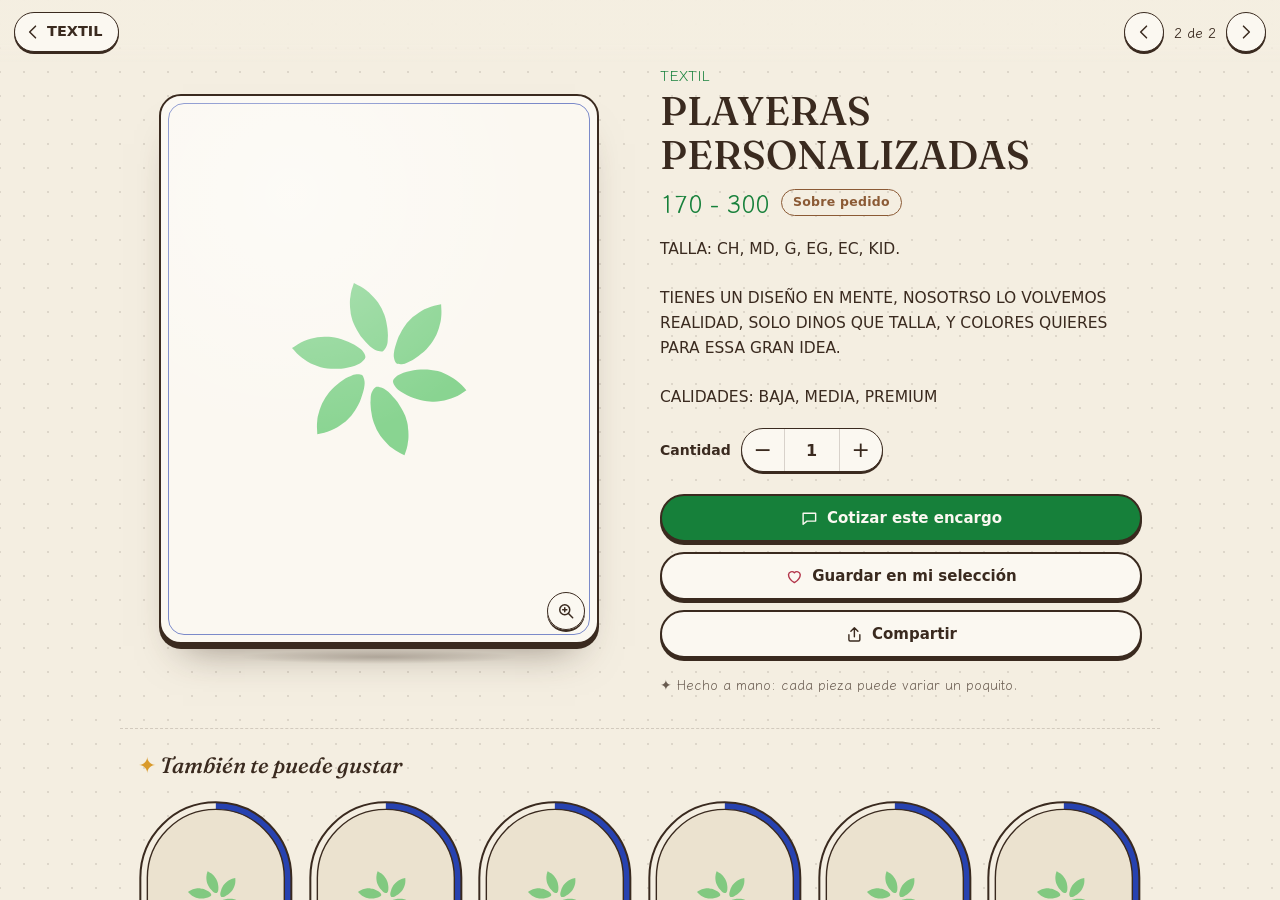
<file: p/playeras-personalizadas/index.html>
<!doctype html>
<html lang="es">
<head>
  <meta charset="utf-8">
  <meta name="viewport" content="width=device-width, initial-scale=1">
  <title>PLAYERAS PERSONALIZADAS · Inluna</title>
  <meta name="description" content="Sobre pedido · 170 - 300. TALLA: CH, MD, G, EG, EC, KID. TIENES UN DISEÑO EN MENTE, NOSOTRSO LO VOLVEMOS REALIDAD, SOLO DINOS QUE TALLA, Y COLORES QUIERES PARA ESSA GRAN IDE…">
  <meta property="og:type" content="website">
  <meta property="og:site_name" content="Inluna · catálogo del taller">
  <meta property="og:url" content="https://7js2y6nz9j-netizen.github.io/catalogo/p/playeras-personalizadas/">
  <meta property="og:title" content="PLAYERAS PERSONALIZADAS · 170 - 300">
  <meta property="og:description" content="Sobre pedido · 170 - 300. TALLA: CH, MD, G, EG, EC, KID. TIENES UN DISEÑO EN MENTE, NOSOTRSO LO VOLVEMOS REALIDAD, SOLO DINOS QUE TALLA, Y COLORES QUIERES PARA ESSA GRAN IDE…">
  <meta property="og:image" content="https://7js2y6nz9j-netizen.github.io/catalogo/p/playeras-personalizadas/foto.jpg">
  <meta property="og:image:alt" content="PLAYERAS PERSONALIZADAS">
  <meta name="twitter:card" content="summary_large_image">
  <meta name="theme-color" content="#f4eee1">
  <link rel="icon" href="../../img/icono.svg" type="image/svg+xml">
  <script>location.replace("../../#p/playeras-personalizadas");</script>
  <style>
    body { margin: 0; min-height: 100vh; display: grid; place-items: center; padding: 24px; box-sizing: border-box;
      background: #f4eee1; color: #3a2a1f; font-family: system-ui, -apple-system, 'Segoe UI', Roboto, sans-serif; text-align: center; }
    img { width: min(80vw, 360px); height: auto; border-radius: 180px 180px 16px 16px; border: 2px solid #3a2a1f; }
    h1 { margin: 16px 0 4px; font-family: Georgia, serif; font-style: italic; font-weight: 500; }
    a { color: #16803a; font-weight: 600; }
  </style>
</head>
<body>
  <main>
    <img src="https://7js2y6nz9j-netizen.github.io/catalogo/p/playeras-personalizadas/foto.jpg" alt="PLAYERAS PERSONALIZADAS">
    <h1>PLAYERAS PERSONALIZADAS</h1>
    <p>170 - 300</p>
    <p><a href="../../#p/playeras-personalizadas">Ver la pieza en el catálogo de Inluna</a></p>
  </main>
</body>
</html>
</file>
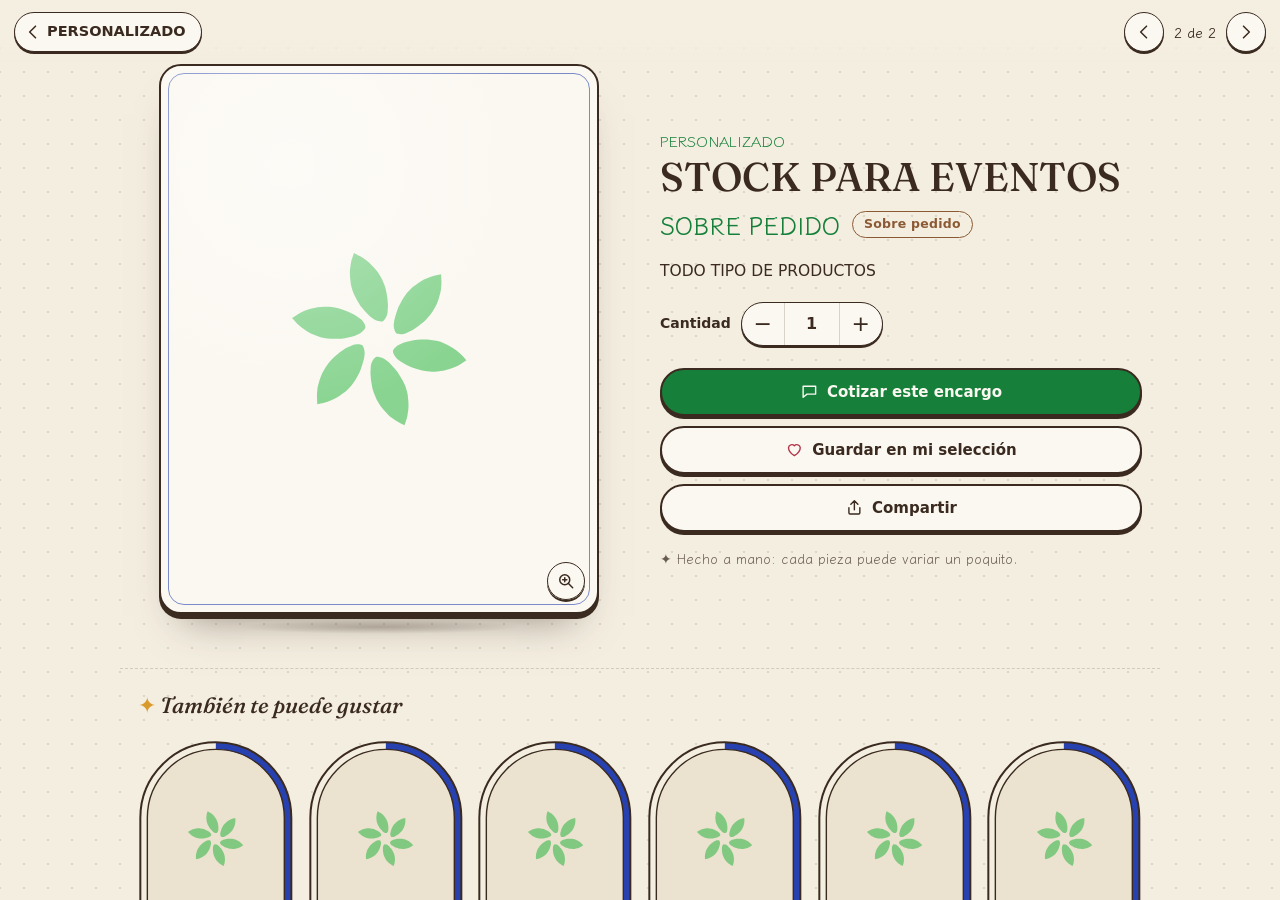
<file: p/stock-para-eventos/index.html>
<!doctype html>
<html lang="es">
<head>
  <meta charset="utf-8">
  <meta name="viewport" content="width=device-width, initial-scale=1">
  <title>STOCK PARA EVENTOS · Inluna</title>
  <meta name="description" content="Sobre pedido · SOBRE PEDIDO. TODO TIPO DE PRODUCTOS">
  <meta property="og:type" content="website">
  <meta property="og:site_name" content="Inluna · catálogo del taller">
  <meta property="og:url" content="https://7js2y6nz9j-netizen.github.io/catalogo/p/stock-para-eventos/">
  <meta property="og:title" content="STOCK PARA EVENTOS · SOBRE PEDIDO">
  <meta property="og:description" content="Sobre pedido · SOBRE PEDIDO. TODO TIPO DE PRODUCTOS">
  <meta property="og:image" content="https://7js2y6nz9j-netizen.github.io/catalogo/p/stock-para-eventos/foto.jpg">
  <meta property="og:image:alt" content="STOCK PARA EVENTOS">
  <meta name="twitter:card" content="summary_large_image">
  <meta name="theme-color" content="#f4eee1">
  <link rel="icon" href="../../img/icono.svg" type="image/svg+xml">
  <script>location.replace("../../#p/stock-para-eventos");</script>
  <style>
    body { margin: 0; min-height: 100vh; display: grid; place-items: center; padding: 24px; box-sizing: border-box;
      background: #f4eee1; color: #3a2a1f; font-family: system-ui, -apple-system, 'Segoe UI', Roboto, sans-serif; text-align: center; }
    img { width: min(80vw, 360px); height: auto; border-radius: 180px 180px 16px 16px; border: 2px solid #3a2a1f; }
    h1 { margin: 16px 0 4px; font-family: Georgia, serif; font-style: italic; font-weight: 500; }
    a { color: #16803a; font-weight: 600; }
  </style>
</head>
<body>
  <main>
    <img src="https://7js2y6nz9j-netizen.github.io/catalogo/p/stock-para-eventos/foto.jpg" alt="STOCK PARA EVENTOS">
    <h1>STOCK PARA EVENTOS</h1>
    <p>SOBRE PEDIDO</p>
    <p><a href="../../#p/stock-para-eventos">Ver la pieza en el catálogo de Inluna</a></p>
  </main>
</body>
</html>
</file>
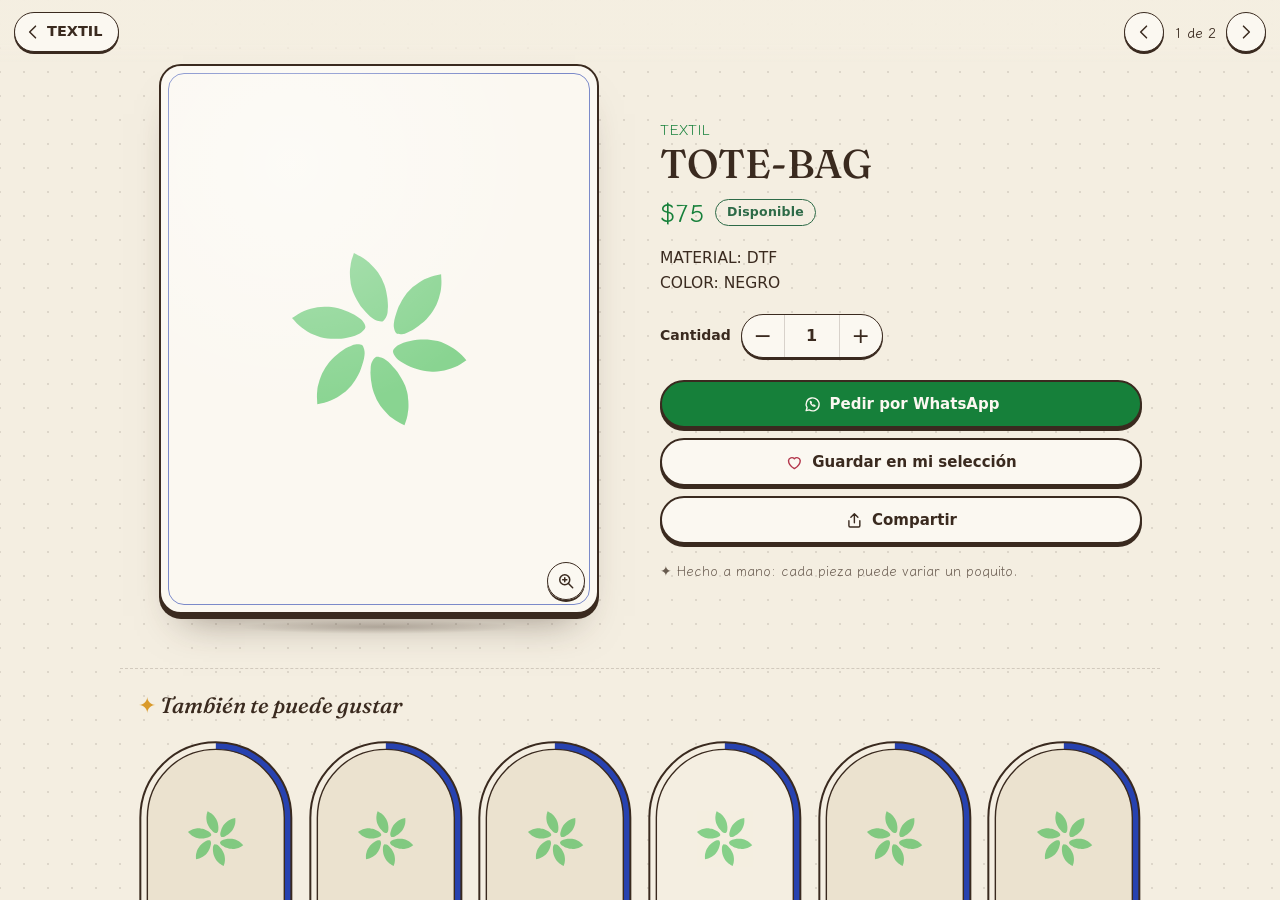
<file: p/tote-bag/index.html>
<!doctype html>
<html lang="es">
<head>
  <meta charset="utf-8">
  <meta name="viewport" content="width=device-width, initial-scale=1">
  <title>TOTE-BAG · Inluna</title>
  <meta name="description" content="Disponible · $75. MATERIAL: DTF COLOR: NEGRO">
  <meta property="og:type" content="website">
  <meta property="og:site_name" content="Inluna · catálogo del taller">
  <meta property="og:url" content="https://7js2y6nz9j-netizen.github.io/catalogo/p/tote-bag/">
  <meta property="og:title" content="TOTE-BAG · $75">
  <meta property="og:description" content="Disponible · $75. MATERIAL: DTF COLOR: NEGRO">
  <meta property="og:image" content="https://7js2y6nz9j-netizen.github.io/catalogo/p/tote-bag/foto.jpg">
  <meta property="og:image:alt" content="TOTE-BAG">
  <meta name="twitter:card" content="summary_large_image">
  <meta name="theme-color" content="#f4eee1">
  <link rel="icon" href="../../img/icono.svg" type="image/svg+xml">
  <script>location.replace("../../#p/tote-bag");</script>
  <style>
    body { margin: 0; min-height: 100vh; display: grid; place-items: center; padding: 24px; box-sizing: border-box;
      background: #f4eee1; color: #3a2a1f; font-family: system-ui, -apple-system, 'Segoe UI', Roboto, sans-serif; text-align: center; }
    img { width: min(80vw, 360px); height: auto; border-radius: 180px 180px 16px 16px; border: 2px solid #3a2a1f; }
    h1 { margin: 16px 0 4px; font-family: Georgia, serif; font-style: italic; font-weight: 500; }
    a { color: #16803a; font-weight: 600; }
  </style>
</head>
<body>
  <main>
    <img src="https://7js2y6nz9j-netizen.github.io/catalogo/p/tote-bag/foto.jpg" alt="TOTE-BAG">
    <h1>TOTE-BAG</h1>
    <p>$75</p>
    <p><a href="../../#p/tote-bag">Ver la pieza en el catálogo de Inluna</a></p>
  </main>
</body>
</html>
</file>
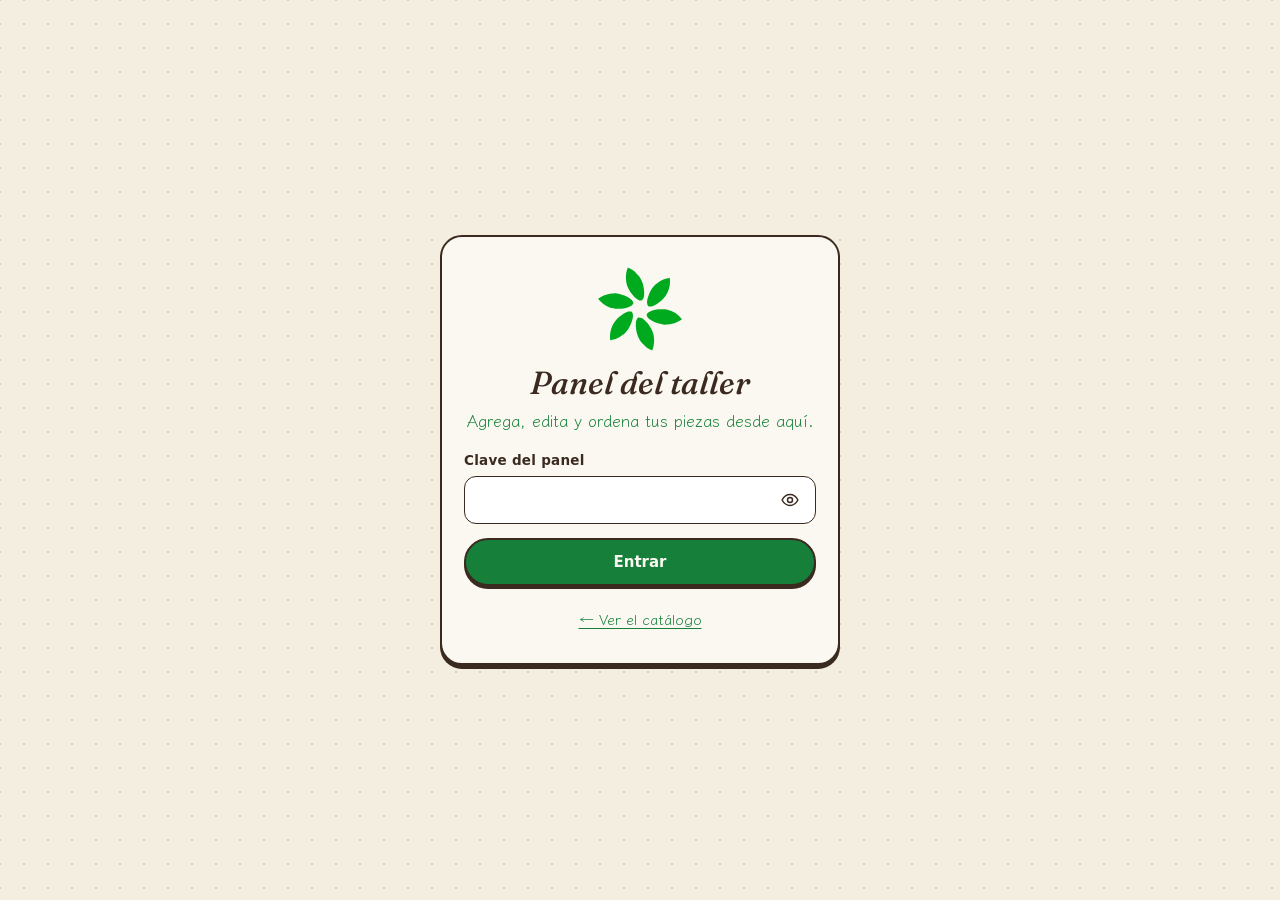
<file: admin.html>
<!doctype html>
<html lang="es">
<head>
  <meta charset="utf-8">
  <meta name="viewport" content="width=device-width, initial-scale=1, viewport-fit=cover">
  <title>Panel del taller · Inluna</title>
  <meta name="robots" content="noindex, nofollow">
  <meta name="theme-color" content="#f4eee1">
  <link rel="manifest" href="admin.webmanifest">
  <link rel="icon" href="img/icono.svg" type="image/svg+xml">
  <link rel="apple-touch-icon" href="img/icono-180.png">
  <meta name="apple-mobile-web-app-capable" content="yes">
  <meta name="mobile-web-app-capable" content="yes">
  <meta name="apple-mobile-web-app-title" content="Panel Inluna">
  <link rel="preconnect" href="https://fonts.googleapis.com">
  <link rel="preconnect" href="https://fonts.gstatic.com" crossorigin>
  <link rel="stylesheet" href="https://fonts.googleapis.com/css2?family=Fraunces:ital,opsz,wght@0,9..144,400..600;1,9..144,400..600&family=Klee+One:wght@400;600&display=swap">
  <link rel="stylesheet" href="css/base.css?v=20260930a">
  <link rel="stylesheet" href="css/piezas.css?v=20260930a">
  <link rel="stylesheet" href="css/admin.css?v=20260930a">
</head>
<body class="admin papel">

  <!-- Cargando -->
  <div id="cargando" class="cargando-admin" role="status" aria-label="Cargando"><span id="cargando-logo"></span></div>

  <!-- 1 · Entrar -->
  <section id="acceso" class="pantalla acceso" hidden>
    <div class="acceso-caja">
      <div class="acceso-logo" id="acceso-logo"></div>
      <h1>Panel del taller</h1>
      <p class="acceso-sub">Agrega, edita y ordena tus piezas desde aquí.</p>
      <div class="nota-prueba" data-prueba hidden>
        <strong>Modo de prueba.</strong> Aún no conectas tu hoja de Google (ver LEEME.md), así que lo que guardes
        se queda solo en este navegador. Escribe cualquier clave para probar el panel.
      </div>
      <form id="form-acceso" class="form-acceso">
        <input class="solo-lectores" type="text" name="username" autocomplete="username" value="taller" tabindex="-1" aria-hidden="true">
        <label class="campo">
          <span class="campo-etiqueta">Clave del panel</span>
          <span class="campo-con-boton">
            <input id="clave" name="password" type="password" autocomplete="current-password" enterkeyhint="go" required>
            <button type="button" class="ver-clave" id="ver-clave" aria-label="Mostrar clave" data-icono="ojo"></button>
          </span>
        </label>
        <button class="boton boton-tinta boton-ancho" type="submit" id="boton-entrar">Entrar</button>
        <p class="form-error" id="error-acceso" role="alert" hidden></p>
      </form>
      <a class="enlace-suave" href="./">← Ver el catálogo</a>
    </div>
  </section>

  <!-- 2 · Lista de piezas -->
  <section id="lista" class="pantalla lista" hidden>
    <header class="barra-admin">
      <div class="barra-marca">
        <span class="barra-logo" id="barra-logo"></span>
        <div>
          <p class="barra-titulo">Mis piezas</p>
          <p class="barra-sub" id="cuenta"></p>
        </div>
      </div>
      <div class="barra-acciones">
        <a class="boton-icono" href="./" target="_blank" rel="noopener" aria-label="Ver catálogo" data-icono="ojo"></a>
        <button class="boton-icono" type="button" id="abrir-ajustes" aria-label="Ajustes del catálogo" data-icono="ajustes"></button>
        <button class="boton-icono" type="button" id="salir" aria-label="Salir del panel" data-icono="salir"></button>
      </div>
    </header>
    <p class="banda-prueba" data-prueba hidden>Modo de prueba · lo que guardes se queda solo en este navegador</p>

    <div class="herramientas">
      <label class="buscador">
        <span data-icono="buscar"></span>
        <input type="search" id="buscar" placeholder="Buscar pieza o colección" autocomplete="off" enterkeyhint="search">
      </label>
      <div class="filtros" id="filtros">
        <button class="filtro activo" type="button" data-filtro="todas">Todas</button>
        <button class="filtro" type="button" data-filtro="disponible">Disponibles</button>
        <button class="filtro" type="button" data-filtro="encargo">Sobre pedido</button>
        <button class="filtro" type="button" data-filtro="agotado">Agotadas</button>
        <button class="filtro" type="button" data-filtro="oculto">Ocultas</button>
      </div>
      <div class="herramientas-fila">
        <p class="ayuda-lista" id="ayuda-lista">Toca una pieza para editarla.</p>
        <button class="boton boton-plano boton-chico" type="button" id="ordenar"><span data-icono="ordenar"></span><span>Ordenar</span></button>
      </div>
    </div>

    <ul class="lista-piezas" id="lista-piezas"></ul>
    <div class="lista-vacia" id="lista-vacia" hidden></div>

    <button class="fab" type="button" id="nueva"><span data-icono="mas"></span><span>Nueva pieza</span></button>
    <div class="barra-orden" id="barra-orden" hidden>
      <button class="boton boton-plano" type="button" id="cancelar-orden">Cancelar</button>
      <button class="boton boton-tinta" type="button" id="guardar-orden">Guardar orden</button>
    </div>
  </section>

  <!-- Editor de pieza -->
  <dialog id="editor" class="hoja-admin" aria-labelledby="editor-titulo">
    <form id="form-pieza" class="hoja-admin-caja" novalidate>
      <header class="hoja-admin-cabeza">
        <button type="button" class="boton-icono" data-cerrar aria-label="Cerrar" data-icono="cerrar"></button>
        <h2 id="editor-titulo">Nueva pieza</h2>
        <span class="hoja-admin-espacio"></span>
      </header>
      <div class="hoja-admin-cuerpo">
        <section class="bloque">
          <h3 class="bloque-titulo">Fotos <span>la primera es la portada</span></h3>
          <div class="fotos-editor" id="fotos-editor"></div>
          <input type="file" id="input-fotos" accept="image/*" multiple hidden>
          <p class="campo-ayuda">✦ Cada foto se convierte sola al estilo del catálogo (un dibujo en tinta, del color que elijas abajo). La original se ve cuando alguien abre la pieza.</p>
          <button type="button" class="enlace-suave" id="pegar-enlace">o pega el enlace de una imagen</button>
        </section>

        <section class="bloque vista-previa">
          <h3 class="bloque-titulo">Así se verá en el catálogo</h3>
          <div class="vp-fila">
            <div class="vp-tarjeta"><span class="marco" id="vp-marco"></span><span class="vp-tipo" id="vp-tipo"></span></div>
            <label class="campo">
              <span class="campo-etiqueta">Animación</span>
              <select name="animacion">
                <option value="auto">Automática (según el nombre)</option>
                <option value="vapor">Vapor · tazas y teteras</option>
                <option value="colgar">Balanceo · láminas, bolsas, aretes</option>
                <option value="girar">Girar · platos</option>
                <option value="hojear">Hojear · libretas y libros</option>
                <option value="brillo">Brillo · azulejos y joyería</option>
                <option value="flores">Flores · jarrones y macetas</option>
                <option value="llama">Llama · velas</option>
                <option value="ninguna">Sin animación</option>
              </select>
              <span class="campo-ayuda">«Automática» la elige por el nombre: taza → vapor, bolsa → balanceo, plato → girar…</span>
            </label>
          </div>
          <div class="campo campo-color">
            <span class="campo-etiqueta" id="etiqueta-color">Color del dibujo</span>
            <button type="button" class="boton-color" id="abrir-gama" aria-labelledby="etiqueta-color nombre-color" aria-haspopup="dialog">
              <span class="muestra-color" id="muestra-color"></span>
              <span class="boton-color-texto" id="nombre-color">Azul talavera · B26</span>
              <span class="boton-color-abre" aria-hidden="true">abrir la gama</span>
            </button>
            <input type="hidden" name="color">
            <span class="campo-ayuda">Tus fotos se guardan igual: solo cambia la tinta con la que se dibujan en el catálogo.</span>
          </div>
        </section>

        <!-- La gama de colores: se despliega como un abanico de marcadores -->
        <div class="gama" id="gama" hidden>
          <div class="gama-fondo" data-cerrar-gama></div>
          <div class="gama-hoja" role="dialog" aria-modal="true" aria-labelledby="gama-titulo">
            <div class="gama-cabeza">
              <span class="muestra-color grande" id="gama-muestra"></span>
              <div class="gama-textos">
                <p class="gama-titulo" id="gama-titulo">Color del dibujo</p>
                <p class="gama-nombre" id="gama-nombre">Azul talavera · B26</p>
              </div>
              <button type="button" class="boton boton-tinta boton-chico" data-cerrar-gama>Listo</button>
            </div>
            <div class="gama-abanico" id="gama-abanico"></div>
            <div class="gama-pie">
              <button type="button" class="boton boton-chico" id="gama-volver" hidden>‹ Todas las familias</button>
              <button type="button" class="boton boton-chico" id="gama-mas" hidden>Más tonos ›</button>
              <button type="button" class="enlace-suave" id="gama-original">Volver al azul talavera</button>
            </div>
          </div>
        </div>

        <label class="campo">
          <span class="campo-etiqueta">Nombre</span>
          <input name="nombre" maxlength="90" placeholder="Ej. Taza Seigaiha" autocomplete="off" enterkeyhint="next">
        </label>
        <div class="fila-campos">
          <label class="campo">
            <span class="campo-etiqueta">Precio</span>
            <input name="precio" inputmode="decimal" placeholder="Ej. 350" autocomplete="off" enterkeyhint="next">
          </label>
          <label class="campo">
            <span class="campo-etiqueta">Colección</span>
            <input name="categoria" list="lista-categorias" placeholder="Ej. Cerámica" autocomplete="off" enterkeyhint="next">
          </label>
        </div>
        <datalist id="lista-categorias"></datalist>
        <div class="chips-categorias" id="chips-categorias"></div>

        <label class="campo">
          <span class="campo-etiqueta">Descripción</span>
          <textarea name="descripcion" rows="4" placeholder="Cómo es, para qué sirve, cuidados…"></textarea>
        </label>

        <!-- Detalles para pedir: se ven en la ficha y viajan en el mensaje de WhatsApp -->
        <details class="bloque-detalles" id="detalles-pedido">
          <summary><span class="detalles-titulo">Detalles para pedir</span><span class="detalles-resumen" id="detalles-resumen">medidas, entrega, mínimo y variantes</span></summary>
          <div class="detalles-cuerpo">
            <div class="fila-campos">
              <label class="campo">
                <span class="campo-etiqueta">Medidas</span>
                <input name="medidas" maxlength="120" placeholder="Ej. 40 × 20 × 35 cm" autocomplete="off">
              </label>
              <label class="campo">
                <span class="campo-etiqueta">Tiempo de entrega</span>
                <input name="entrega" maxlength="80" placeholder="Ej. 3 a 5 días" autocomplete="off">
              </label>
            </div>
            <label class="campo">
              <span class="campo-etiqueta">Pedido mínimo</span>
              <input name="minimo" type="number" inputmode="numeric" min="1" max="100000" placeholder="Ej. 10 (vacío = sin mínimo)" autocomplete="off">
            </label>
            <p class="campo-ayuda detalles-ayuda">✦ Opciones para elegir (sepáralas con comas). Tu cliente las elige en la ficha y llegan en su mensaje.</p>
            <label class="campo">
              <span class="campo-etiqueta">Tallas</span>
              <input name="tallas" maxlength="300" placeholder="Ej. CH, MD, G, EG, KID" autocomplete="off">
            </label>
            <label class="campo">
              <span class="campo-etiqueta">Colores</span>
              <input name="colores" maxlength="300" placeholder="Ej. Negro, Blanco, Rojo" autocomplete="off">
            </label>
            <label class="campo">
              <span class="campo-etiqueta">Materiales</span>
              <input name="materiales" maxlength="300" placeholder="Ej. DTF, Vinil, Madera" autocomplete="off">
            </label>
          </div>
        </details>

        <fieldset class="campo">
          <legend class="campo-etiqueta">Estado</legend>
          <div class="segmentos">
            <label><input type="radio" name="estado" value="disponible" checked><span>Disponible</span></label>
            <label><input type="radio" name="estado" value="encargo"><span>Sobre pedido</span></label>
            <label><input type="radio" name="estado" value="agotado"><span>Agotado</span></label>
            <label><input type="radio" name="estado" value="oculto"><span>Oculto</span></label>
          </div>
          <p class="campo-ayuda">«Oculto» la guarda sin mostrarla en el catálogo.</p>
        </fieldset>

        <label class="interruptor">
          <input type="checkbox" name="destacado">
          <span class="interruptor-pista" aria-hidden="true"></span>
          <span>Mostrar en «Favoritas del taller»</span>
        </label>

        <div class="zona-extra" id="zona-extra">
          <button type="button" class="boton boton-plano" id="duplicar">Duplicar pieza</button>
          <button type="button" class="boton boton-peligro" id="eliminar"><span data-icono="basura"></span><span>Eliminar</span></button>
        </div>
      </div>
      <footer class="hoja-admin-pie">
        <button type="submit" class="boton boton-tinta boton-ancho" id="guardar">Guardar pieza</button>
      </footer>
    </form>
  </dialog>

  <!-- Ajustes del catálogo -->
  <dialog id="ajustes" class="hoja-admin" aria-labelledby="ajustes-titulo">
    <form id="form-ajustes" class="hoja-admin-caja" novalidate>
      <header class="hoja-admin-cabeza">
        <button type="button" class="boton-icono" data-cerrar aria-label="Cerrar" data-icono="cerrar"></button>
        <h2 id="ajustes-titulo">Ajustes</h2>
        <span class="hoja-admin-espacio"></span>
      </header>
      <div class="hoja-admin-cuerpo">
        <label class="campo">
          <span class="campo-etiqueta">Nombre del taller</span>
          <input name="nombre" maxlength="40" autocomplete="off">
        </label>
        <label class="campo">
          <span class="campo-etiqueta">Texto pequeño antes del nombre</span>
          <input name="antesDelNombre" maxlength="40" placeholder="el taller de" autocomplete="off">
        </label>
        <label class="campo">
          <span class="campo-etiqueta">Frase de bienvenida</span>
          <textarea name="lema" rows="2" maxlength="160"></textarea>
        </label>
        <label class="campo">
          <span class="campo-etiqueta">WhatsApp</span>
          <input name="whatsapp" type="tel" inputmode="tel" placeholder="Ej. 5215512345678" autocomplete="off">
          <span class="campo-ayuda">Con código de país, sin «+» ni espacios. México: 52 + tus 10 dígitos.</span>
        </label>
        <label class="campo">
          <span class="campo-etiqueta">Instagram</span>
          <input name="instagram" placeholder="Ej. inluna.taller" autocomplete="off" autocapitalize="off" spellcheck="false">
        </label>
        <label class="campo">
          <span class="campo-etiqueta">Moneda</span>
          <select name="moneda">
            <option value="MXN">Peso mexicano (MXN)</option>
            <option value="USD">Dólar (USD)</option>
            <option value="EUR">Euro (EUR)</option>
            <option value="COP">Peso colombiano (COP)</option>
            <option value="ARS">Peso argentino (ARS)</option>
            <option value="CLP">Peso chileno (CLP)</option>
            <option value="PEN">Sol peruano (PEN)</option>
            <option value="GTQ">Quetzal (GTQ)</option>
            <option value="CRC">Colón (CRC)</option>
            <option value="UYU">Peso uruguayo (UYU)</option>
            <option value="DOP">Peso dominicano (DOP)</option>
            <option value="BOB">Boliviano (BOB)</option>
          </select>
        </label>
        <label class="campo">
          <span class="campo-etiqueta">Mensaje de WhatsApp</span>
          <textarea name="mensajeWhatsApp" rows="3"></textarea>
          <span class="campo-ayuda">Usa {pieza}, {precio} y {enlace}: se cambian solos por los datos de la pieza.</span>
        </label>

        <!-- «Sobre el taller»: la sección que tus clientes abren desde el catálogo -->
        <section class="bloque bloque-sobre">
          <h3 class="bloque-titulo">Sobre el taller <span>lo que ven al tocar «conoce el taller»</span></h3>
          <div class="sobre-foto-editor">
            <span class="sobre-foto-vista marco" id="sobre-foto-vista"></span>
            <div class="sobre-foto-botones">
              <button type="button" class="boton boton-chico" id="sobre-foto-subir"><span data-icono="foto"></span><span>Subir una foto tuya o del taller</span></button>
              <button type="button" class="enlace-suave" id="sobre-foto-quitar" hidden>Quitar la foto</button>
              <input type="file" id="sobre-foto-archivo" accept="image/*" hidden>
              <input type="hidden" name="sobreFoto">
            </div>
          </div>
          <label class="campo">
            <span class="campo-etiqueta">Quién está detrás</span>
            <textarea name="sobreQuien" rows="4" maxlength="2000" placeholder="Ej. Me llamo…, diseño y hago cada pieza en mi taller desde…"></textarea>
            <span class="campo-ayuda">Cuéntalo con tus palabras. Cada renglón es un párrafo.</span>
          </label>
          <label class="campo">
            <span class="campo-etiqueta">Así trabajo (un paso por renglón)</span>
            <textarea name="sobreProceso" rows="4" maxlength="2000"></textarea>
          </label>
          <label class="campo">
            <span class="campo-etiqueta">Materiales y técnicas (separados por comas)</span>
            <textarea name="sobreMateriales" rows="2" maxlength="1000"></textarea>
          </label>
        </section>
        <div class="zona-extra" data-prueba hidden>
          <button type="button" class="boton boton-peligro" id="reiniciar-prueba">Borrar datos de prueba</button>
        </div>
      </div>
      <footer class="hoja-admin-pie">
        <button type="submit" class="boton boton-tinta boton-ancho" id="guardar-ajustes">Guardar ajustes</button>
      </footer>
    </form>
  </dialog>

  <!-- Confirmación -->
  <dialog id="confirmar" class="confirmar">
    <form method="dialog" class="confirmar-caja">
      <p class="confirmar-texto" id="confirmar-texto"></p>
      <div class="confirmar-botones">
        <button class="boton boton-plano" value="no" id="confirmar-no">Cancelar</button>
        <button class="boton boton-peligro" value="si" id="confirmar-si">Sí</button>
      </div>
    </form>
  </dialog>

  <div id="avisos" class="avisos" aria-live="polite"></div>

  <!-- Filtro de tinta para ver fotos antiguas sin su versión dibujada -->
  <svg width="0" height="0" style="position:absolute" aria-hidden="true" focusable="false">
    <filter id="tinta-foto" color-interpolation-filters="sRGB">
      <feColorMatrix type="matrix" values="0.2126 0.7152 0.0722 0 0  0.2126 0.7152 0.0722 0 0  0.2126 0.7152 0.0722 0 0  0 0 0 1 0"/>
      <feComponentTransfer><feFuncR type="discrete" tableValues="0 0.3 0.6 1"/><feFuncG type="discrete" tableValues="0 0.3 0.6 1"/><feFuncB type="discrete" tableValues="0 0.3 0.6 1"/></feComponentTransfer>
      <feComponentTransfer><feFuncR type="table" tableValues="0.09 0.153 0.957"/><feFuncG type="table" tableValues="0.125 0.259 0.933"/><feFuncB type="table" tableValues="0.361 0.69 0.882"/></feComponentTransfer>
    </filter>
  </svg>

  <script src="js/config.js?v=20260930a"></script>
  <script src="js/arte.js?v=20260930a"></script>
  <script src="js/demo.js?v=20260930a"></script>
  <script src="js/datos.js?v=20260930a"></script>
  <script src="js/tintas.js?v=20260930a"></script>
  <script src="js/animaciones.js?v=20260930a"></script>
  <script src="js/estilo.js?v=20260930a"></script>
  <script src="js/admin.js?v=20260930a"></script>
</body>
</html>
</file>
<file: css/base.css>
/* ==================================================================
   base.css · Papel, tinta y tipografías compartidas (catálogo y panel)
   ------------------------------------------------------------------
   Colores: verde para las hojas y el logo, café para la tinta, las
   ramas y el techo, y azul solo para la talavera (azulejos y frisos).
   ================================================================== */
:root {
  --tinta: #2742b0;          /* azul talavera */
  --oscura: #3a2a1f;         /* tinta café: textos y contornos */
  --papel: #f4eee1;
  --papel-2: #ebe2cf;
  --papel-3: #fbf8f1;
  --verde: #00aa1f;          /* hojas y logo de Inluna */
  --acento: #16803a;         /* botones y detalles (verde que se lee bien) */
  --acento-hover: #1a9444;
  --cafe: #8b5a35;           /* ramas y techo */
  --dorado: #d99a2b;         /* estrellas y brillos */
  --acento-suave: rgba(22, 128, 58, 0.1);
  --linea: rgba(58, 42, 31, 0.18);
  --sombra: 0 14px 28px -16px rgba(58, 42, 31, 0.45);
  --f-titulo: 'Fraunces', 'Iowan Old Style', 'Palatino Linotype', Georgia, serif;
  --f-mano: 'Klee One', 'Segoe Print', 'Bradley Hand', 'Comic Sans MS', cursive;
  --f-ui: system-ui, -apple-system, 'Segoe UI', Roboto, 'Helvetica Neue', Arial, sans-serif;
  --radio: 14px;
  --seguro-abajo: env(safe-area-inset-bottom, 0px);
  --seguro-arriba: env(safe-area-inset-top, 0px);
  color-scheme: light;
}

*, *::before, *::after { box-sizing: border-box; }
html { -webkit-text-size-adjust: 100%; text-size-adjust: 100%; }
body {
  margin: 0;
  min-height: 100vh;
  min-height: 100svh;
  background-color: var(--papel);
  color: var(--oscura);
  font-family: var(--f-ui);
  font-size: 16px;
  line-height: 1.5;
  -webkit-font-smoothing: antialiased;
  -webkit-tap-highlight-color: transparent;
}
img, svg { display: block; max-width: 100%; }
button, input, textarea, select { font: inherit; color: inherit; }
a { color: inherit; }
[hidden] { display: none !important; }

/* Papel punteado, como tu libreta */
.papel {
  background-color: var(--papel);
  background-image: radial-gradient(circle, rgba(58, 42, 31, 0.17) 1.05px, transparent 1.55px);
  background-size: 24px 24px;
  background-position: 12px 12px;
}

.solo-lectores {
  position: absolute !important; width: 1px; height: 1px; padding: 0; margin: -1px;
  overflow: hidden; clip: rect(0 0 0 0); white-space: nowrap; border: 0;
}

.icono { width: 1.25em; height: 1.25em; flex: none; }

/* ---------- Logo: las seis hojas (color por CSS para que siga a config.js) ---------- */
.logo { overflow: visible; }
.logo .hoja-logo { fill: var(--verde); }

/* ---------- Botones ---------- */
.boton {
  display: inline-flex; align-items: center; justify-content: center; gap: 0.55em;
  min-height: 48px; padding: 0.7em 1.3em;
  border: 2px solid var(--oscura); border-radius: 999px;
  background: var(--papel-3); color: var(--oscura);
  font-family: var(--f-ui); font-weight: 600; font-size: 15px; line-height: 1.2;
  text-decoration: none; cursor: pointer;
  box-shadow: 0 3px 0 var(--oscura);
  transition: transform 0.15s ease, box-shadow 0.15s ease, background-color 0.2s ease;
}
.boton:hover { background: #fff; }
.boton:active { transform: translateY(3px); box-shadow: 0 0 0 var(--oscura); }
.boton:focus-visible { outline: 3px solid var(--acento); outline-offset: 3px; }
.boton-tinta { background: var(--acento); color: var(--papel-3); }
.boton-tinta:hover { background: var(--acento-hover); }
.boton-plano { box-shadow: none; border-color: var(--linea); background: transparent; }
.boton-plano:active { transform: scale(0.97); }
.boton[disabled], .boton[aria-disabled='true'] { opacity: 0.55; pointer-events: none; }
.boton-icono {
  display: inline-grid; place-items: center; width: 44px; height: 44px; padding: 0;
  border: 1.5px solid var(--linea); border-radius: 50%;
  background: var(--papel-3); color: var(--oscura); cursor: pointer; text-decoration: none;
  transition: transform 0.15s ease, background-color 0.2s ease;
}
.boton-icono:active { transform: scale(0.92); }
.boton-icono:focus-visible { outline: 3px solid var(--acento); outline-offset: 2px; }

/* ---------- Avisos (toasts) ---------- */
.avisos {
  position: fixed; left: 0; right: 0; bottom: calc(18px + var(--seguro-abajo)); z-index: 200;
  display: grid; justify-items: center; gap: 8px; pointer-events: none; padding: 0 16px;
}
.aviso {
  max-width: 420px; padding: 11px 18px; border-radius: 14px;
  background: var(--oscura); color: var(--papel-3);
  font-size: 14.5px; line-height: 1.35; box-shadow: var(--sombra);
  animation: aviso-entra 0.35s cubic-bezier(0.2, 0.9, 0.3, 1.2) both;
}
.aviso.error { background: #7a1f2b; }
.aviso.sale { animation: aviso-sale 0.3s ease both; }
@keyframes aviso-entra { from { opacity: 0; transform: translateY(14px) scale(0.96); } }
@keyframes aviso-sale { to { opacity: 0; transform: translateY(8px); } }

/* ---------- Animaciones compartidas ---------- */
@keyframes trazar { to { stroke-dashoffset: 0; } }
@keyframes aparecer { from { opacity: 0; } to { opacity: 1; } }
@keyframes girar { 0% { transform: rotate(0deg); } 50%, 100% { transform: rotate(360deg); } }

/* Logo de carga: las hojas se abren una a una y luego giran de a un
   sexto de vuelta (cada paso termina igual que el logo quieto) */
.logo-giro .hojas-logo {
  transform-box: view-box; transform-origin: 50% 50%;
  animation: girar-hojas 3s cubic-bezier(0.65, 0, 0.35, 1) 0.55s infinite;
}
.logo-giro .hoja-logo {
  transform-box: view-box; transform-origin: 50% 50%;
  opacity: 0; scale: 0.35; animation: hoja-abre 0.45s cubic-bezier(0.2, 0.9, 0.3, 1.25) forwards;
}
.logo-giro .hoja-logo:nth-child(2) { animation-delay: 0.05s; }
.logo-giro .hoja-logo:nth-child(3) { animation-delay: 0.1s; }
.logo-giro .hoja-logo:nth-child(4) { animation-delay: 0.15s; }
.logo-giro .hoja-logo:nth-child(5) { animation-delay: 0.2s; }
.logo-giro .hoja-logo:nth-child(6) { animation-delay: 0.25s; }
.logo-giro.quieto .hojas-logo { animation: none; }
@keyframes hoja-abre { to { opacity: 1; scale: 1; } }
@keyframes girar-hojas {
  0% { transform: rotate(0deg); }
  16.667% { transform: rotate(60deg); }
  33.333% { transform: rotate(120deg); }
  50% { transform: rotate(180deg); }
  66.667% { transform: rotate(240deg); }
  83.333% { transform: rotate(300deg); }
  100% { transform: rotate(360deg); }
}

@media (prefers-reduced-motion: reduce) {
  *, *::before, *::after { animation-duration: 0.01ms !important; animation-iteration-count: 1 !important; transition-duration: 0.01ms !important; scroll-behavior: auto !important; }
  .logo-giro .hojas-logo { animation: none !important; }
  .logo-giro .hoja-logo { animation: none !important; opacity: 1; scale: 1; }
}
</file>
<file: css/piezas.css>
/* ==================================================================
   piezas.css · Marcos de arco y animaciones "de uso" de cada pieza
   (los comparten el catálogo y la vista previa del panel)
   ================================================================== */
.marco { position: relative; display: block; aspect-ratio: 4 / 5; transition: transform 0.2s ease; }
.marco-img {
  position: absolute; left: 5.6%; right: 5.6%; top: 4.4%; bottom: 3.2%; overflow: hidden;
  border-radius: 50% 50% 0 0 / 38.5% 38.5% 0 0; background: var(--papel-2);
}
.marco-img img { width: 100%; height: 100%; object-fit: cover; opacity: 0; transition: opacity 0.4s ease; }
.marco-img img.cargada { opacity: 1; }
.marco-arco { position: absolute; inset: 0; width: 100%; height: 100%; pointer-events: none; }
.sin-foto { display: grid; place-items: center; width: 100%; height: 100%; }
.sin-foto .logo { width: 40%; opacity: 0.45; }
/* fotos que aún no tienen su versión dibujada: filtro de tinta en vivo */
.foto-cruda { filter: url(#tinta-foto); }

/* ---------- animaciones de uso ---------- */
.marco-img.anim-girar { background: var(--papel); }
.anim-colgar img { transform-origin: 50% 4%; animation: colgar 2s ease-in-out infinite alternate; }
.anim-girar img { animation: girar-lento 10s linear infinite; }
.anim-flores img { transform-origin: 50% 100%; animation: mecerse 2.2s ease-in-out infinite alternate; }
.anim-hojear img { transform-origin: 20% 90%; animation: hojear-libro 2.6s ease-in-out infinite; }
@keyframes colgar { from { transform: rotate(-3.5deg); } to { transform: rotate(3.5deg); } }
@keyframes girar-lento { from { transform: rotate(0deg) scale(1.12); } to { transform: rotate(360deg) scale(1.12); } }
@keyframes mecerse { from { transform: rotate(-2.2deg); } to { transform: rotate(2.2deg); } }
@keyframes hojear-libro { 0%, 60%, 100% { transform: rotate(0); } 72% { transform: rotate(-2deg) translateY(-2px); } }
.anim-capa { position: absolute; pointer-events: none; z-index: 1; }
.anim-capa svg { width: 100%; height: 100%; overflow: visible; }
.anim-capa.vapor { left: 31%; top: 2%; width: 34%; height: 33%; }
.vapor path { fill: none; stroke: var(--oscura); stroke-width: 3; stroke-linecap: round; opacity: 0; animation: vapor 2.1s ease-out infinite; }
.vapor .v2 { animation-delay: 0.7s; }
.vapor .v3 { animation-delay: 1.4s; }
@keyframes vapor {
  0% { opacity: 0; transform: translateY(16px) scaleY(0.6); }
  30% { opacity: 0.8; }
  100% { opacity: 0; transform: translateY(-12px) scaleY(1.05); }
}
.anim-capa.llama { left: 41%; top: 4%; width: 18%; height: 18%; }
.llama path { transform-box: fill-box; transform-origin: 50% 100%; }
.llama .ll-a { fill: var(--dorado); stroke: var(--oscura); stroke-width: 1.4; animation: llama 0.7s ease-in-out infinite alternate; }
.llama .ll-b { fill: #fff3c4; animation: llama 0.5s ease-in-out infinite alternate-reverse; }
@keyframes llama { from { transform: scale(1, 1) skewX(-4deg); } to { transform: scale(0.9, 1.12) skewX(4deg); } }
.anim-capa.hoja {
  right: 3%; bottom: 2%; width: 30%; aspect-ratio: 1; transform-origin: 100% 100%;
  background: linear-gradient(135deg, rgba(0, 0, 0, 0) 49%, #fffdf6 50%, #e7dcc4 100%);
  clip-path: polygon(100% 0, 100% 100%, 0 100%); filter: drop-shadow(-2px -2px 2px rgba(58, 42, 31, 0.3));
  animation: pagina 2.6s ease-in-out infinite;
}
@keyframes pagina { 0%, 50%, 100% { transform: scale(0.12); } 66% { transform: scale(1); } 82% { transform: scale(0.85); } }
.anim-capa.brillo {
  inset: 0; background: linear-gradient(115deg, transparent 36%, rgba(255, 255, 255, 0.8) 50%, transparent 64%);
  transform: translateX(-130%); animation: brillo 2.8s ease-in-out infinite;
}
@keyframes brillo { 0%, 55% { transform: translateX(-130%); } 100% { transform: translateX(130%); } }
.anim-capa.flores { left: 26%; top: 1%; width: 48%; height: 24%; }
.flores path { fill: var(--dorado); stroke: var(--oscura); stroke-width: 1; transform-box: fill-box; transform-origin: center; animation: flor-brota 2.2s ease-in-out infinite; }
.flores .f2 { animation-delay: 0.35s; }
.flores .f3 { animation-delay: 0.7s; }
@keyframes flor-brota { 0%, 100% { transform: scale(0) rotate(0); } 35%, 70% { transform: scale(1) rotate(45deg); } }

@media (prefers-reduced-motion: reduce) {
  [class*='anim-'] img, .anim-capa, .anim-capa * { animation: none !important; }
}
</file>
<file: css/catalogo.css>
/* ==================================================================
   catalogo.css · Cargador → fachada interactiva → galería de arcos →
   colección → pieza. Todo alineado a un eje central.
   ================================================================== */
html.sin-scroll, html.sin-scroll body { overflow: hidden; }
body { overflow-x: hidden; }

/* ------------------------------------------------------------------
   1. CARGADOR
   ------------------------------------------------------------------ */
.cargador { position: fixed; inset: 0; z-index: 60; display: grid; place-items: center; }
.cargador::before {
  content: ''; position: absolute; inset: 0;
  background-color: var(--papel);
  background-image: radial-gradient(circle, rgba(58, 42, 31, 0.17) 1.05px, transparent 1.55px);
  background-size: 24px 24px; background-position: 12px 12px;
  transition: opacity 0.6s ease;
}
.cargador.transparente::before { opacity: 0; }
.cargador.transparente { pointer-events: none; }
.cargador-centro { position: relative; display: grid; justify-items: center; gap: 22px; padding: 20px; }
.logo-giro { width: 88px; height: auto; transform-origin: 50% 50%; }
.cargador-texto {
  margin: 0; padding-left: 0.34em; font-family: var(--f-mano); font-size: 13px;
  letter-spacing: 0.34em; color: var(--acento); opacity: 0.8; transition: opacity 0.3s ease;
}
.cargador.transparente .cargador-texto { opacity: 0; }
.cargador-error { display: grid; justify-items: center; gap: 12px; max-width: 320px; text-align: center; }
.cargador-error h2 { margin: 0; font-family: var(--f-titulo); font-style: italic; font-weight: 500; font-size: 26px; }
.cargador-error p { margin: 0; font-family: var(--f-mano); }
.cargador-error .fila-botones { display: flex; flex-wrap: wrap; justify-content: center; gap: 10px; margin-top: 6px; }

/* ------------------------------------------------------------------
   Botón de sonido (en todas las escenas) y destellos al tocar
   ------------------------------------------------------------------ */
.boton-sonido {
  position: fixed; top: calc(10px + var(--seguro-arriba)); right: 12px; z-index: 55;
  display: inline-flex; align-items: center; gap: 6px; min-height: 36px; padding: 5px 12px 5px 9px;
  border: 1.5px solid var(--oscura); border-radius: 999px; background: rgba(251, 248, 241, 0.96);
  font-family: var(--f-mano); font-size: 12.5px; color: var(--oscura); cursor: pointer;
  box-shadow: 0 2px 0 var(--oscura); animation: aparecer 0.5s ease both;
}
.boton-sonido .icono { width: 18px; height: 18px; }
.boton-sonido[aria-pressed='true'] { background: var(--acento); color: var(--papel-3); border-color: var(--acento); }
/* en una colección o en el buscador, arriba a la derecha van buscar y mi selección */
html.con-capa .boton-sonido { display: none; }
.boton-sonido:active { transform: translateY(2px); box-shadow: none; }
.destellos { position: fixed; inset: 0; z-index: 70; pointer-events: none; overflow: hidden; }
.chispita {
  position: absolute; background: var(--dorado);
  -webkit-mask: var(--destello) center / contain no-repeat; mask: var(--destello) center / contain no-repeat;
}
.chispita.clara { background: #fff4cc; }

/* ------------------------------------------------------------------
   2. ENTRADA · la casita blanca con su enredadera (y el regreso)
   ------------------------------------------------------------------ */
.entrada {
  position: fixed; inset: 0; z-index: 40; overflow: hidden; background: var(--papel);
  touch-action: pinch-zoom; -webkit-user-select: none; user-select: none;
}
.entrada.desvanecer { opacity: 0; transition: opacity 0.42s ease; pointer-events: none; }
.escena {
  position: absolute; inset: 0;
  background-color: var(--papel);
  background-image: radial-gradient(circle, rgba(58, 42, 31, 0.12) 1.05px, transparent 1.55px);
  background-size: 24px 24px; background-position: 12px 12px;
}
@keyframes titilar { 0%, 100% { opacity: 1; transform: scale(1); } 50% { opacity: 0.3; transform: scale(0.6); } }

/* el árbol asoma arriba a la derecha y se mece con la brisa */
.arbol {
  position: absolute; top: calc(-3vh + var(--seguro-arriba)); right: -9vw; z-index: 3;
  width: min(88vw, 560px); padding: 0; border: 0; background: none; cursor: pointer;
  opacity: 0; transition: opacity 0.9s ease 0.1s;
}
.entrada.lista .arbol { opacity: 1; }
/* (se mece el dibujo entero, no sus hojas una por una: así lo mueve la
   tarjeta de video del teléfono y no hay que redibujar el árbol) */
.arbol svg { width: 100%; height: auto; overflow: visible; transform-origin: 100% 6%; animation: brisa 5.5s ease-in-out infinite alternate; }
.arbol.sacude svg { animation: sacudir-arbol 0.9s ease; }
.arbol:focus-visible { outline: 3px solid var(--acento); outline-offset: -8px; border-radius: 40px; }
@media (max-width: 600px) { .arbol { width: 124vw; right: -30vw; top: calc(1vh + var(--seguro-arriba)); } }
@keyframes brisa { from { transform: rotate(-0.6deg); } to { transform: rotate(0.8deg); } }
@keyframes sacudir-arbol { 15% { transform: rotate(2.4deg); } 35% { transform: rotate(-1.8deg); } 55% { transform: rotate(1.1deg); } 75% { transform: rotate(-0.5deg); } }

/* título arriba a la izquierda (como en tu referencia) */
.entrada-titulo {
  position: absolute; left: 0; top: 0; z-index: 4; max-width: min(64vw, 460px); text-align: left;
  padding: calc(clamp(18px, 4.5vh, 48px) + var(--seguro-arriba)) 16px 0 clamp(18px, 6vw, 56px);
  opacity: 0; transition: opacity 0.7s ease 0.15s; pointer-events: none;
}
.entrada.lista .entrada-titulo { opacity: 1; }
.entrada-antes { margin: 0 0 2px 3px; font-family: var(--f-mano); font-size: 16px; letter-spacing: 0.06em; color: var(--acento); }
.entrada-nombre {
  margin: 0; font-family: var(--f-titulo); font-style: italic; font-weight: 500;
  font-size: clamp(44px, min(13vw, 9vh), 84px); line-height: 0.95; letter-spacing: -0.015em;
}
/* tu logo de hojas, a la derecha del nombre (al tocarlo, gira) */
.entrada-nombre-fila { display: flex; align-items: center; gap: clamp(8px, 2.2vw, 16px); }
.titulo-logo {
  flex: none; width: clamp(38px, min(10.5vw, 7vh), 68px); aspect-ratio: 1; padding: 0; margin: 0;
  border: 0; background: none; cursor: pointer; pointer-events: auto;
}
.titulo-logo svg { width: 100%; height: 100%; }
.titulo-logo .hojas-logo { transform-box: view-box; transform-origin: 50% 50%; }
.titulo-logo.gira .hojas-logo { animation: hojas-toque 1s cubic-bezier(0.2, 0.8, 0.3, 1); }
.titulo-logo:focus-visible { outline: 3px solid var(--acento); outline-offset: 3px; border-radius: 50%; }
.entrada-pista2 { margin: 10px 0 0 3px; max-width: 15em; font-family: var(--f-mano); font-size: 13px; color: var(--oscura); opacity: 0; transition: opacity 0.6s ease 1.8s; }
.entrada.viva .entrada-pista2 { opacity: 0.75; }
.nota-regreso {
  display: block; width: fit-content; max-width: 22em; margin: 12px 0 0; padding: 9px 14px; border-radius: 16px;
  background: rgba(251, 248, 241, 0.95); border: 1.5px solid var(--oscura); box-shadow: 0 3px 0 var(--oscura);
  font-family: var(--f-mano); font-size: 14px; line-height: 1.45; color: var(--oscura);
  animation: nota-entra 0.6s cubic-bezier(0.2, 0.9, 0.3, 1.2) both; transition: opacity 0.6s ease, transform 0.6s ease;
}
.nota-regreso span { color: var(--acento); }
.nota-regreso.se-va { opacity: 0; transform: translateY(-6px); }
@keyframes nota-entra { from { opacity: 0; transform: translateY(10px) scale(0.96); } }

/* la casa, abajo al centro */
.casa-lugar {
  position: absolute; left: 0; right: 0; z-index: 2; display: flex; justify-content: center; pointer-events: none;
  bottom: calc(clamp(86px, 12vh, 112px) + var(--seguro-abajo));
}
.casa {
  position: relative; flex: none; pointer-events: auto;
  width: min(104vw, 560px, calc((100vh - 215px) * 0.8));
  width: min(104vw, 560px, calc((100svh - 215px) * 0.8));
  aspect-ratio: 400 / 500;
}
.casa > .fachada-svg { position: absolute; inset: 0; width: 100%; height: 100%; overflow: visible; pointer-events: none; }
.fachada-casa { z-index: 2; opacity: 0; transition: opacity 0.7s ease; }
/* la enredadera y las macetas se mueven en su propia capa: así no se
   vuelve a pintar la casa (ni su filtro de tinta) en cada cuadro */
.fachada-viva { z-index: 5; transition: opacity 0.35s ease; will-change: transform; }
.entrada.lista .fachada-casa { opacity: 1; }
.fz-letrero { font-family: var(--f-titulo); font-style: italic; font-weight: 500; font-size: 23px; }
.fz-logo { opacity: 0; }
.fz-logo.visible { opacity: 1; }

/* la enredadera brota desde el techo y sus tiras se mecen */
.fachada-viva .hv { transform-box: fill-box; transform-origin: 50% 12%; scale: 0; }
.entrada.viva .fachada-viva .hv { animation: hv-brota 0.5s cubic-bezier(0.3, 1.6, 0.5, 1) var(--d, 0s) forwards; }
.entrada.crecida .fachada-viva .hv { scale: 1; animation: none; }
@keyframes hv-brota { to { scale: 1; } }
.fachada-viva .tira { transform-box: view-box; animation: tira-mece var(--m, 4s) ease-in-out infinite alternate; }
@keyframes tira-mece { from { transform: rotate(-1.6deg); } to { transform: rotate(1.6deg); } }
.fachada-viva .tallo, .t-enredaderas .tallo { stroke-dasharray: 1 1; stroke-dashoffset: 1; }
.entrada.viva .fachada-viva .tallo,
.taller .t-enredaderas .tallo { animation: trazar calc(var(--dur, 1.8s) * 0.7) linear calc(var(--d, 0s) * 0.7) forwards; }
.entrada.crecida .fachada-viva .tallo { stroke-dashoffset: 0; animation: none; }
/* (las enredaderas colgantes del interior) */
.t-enredaderas .hoja { transform-box: fill-box; transform-origin: 0% 50%; transform: scale(0); }
.t-enredaderas .hoja.flor { transform-origin: 50% 50%; }
.taller .t-enredaderas .hoja { animation: brotar 0.4s cubic-bezier(0.3, 1.6, 0.5, 1) calc(var(--d, 0s) * 0.7) forwards; }
@keyframes brotar { to { transform: scale(1); } }

/* puertas: se abren según --abre (0 a 1) */
.puertas { position: absolute; z-index: 1; perspective: 520px; perspective-origin: 50% 40%; opacity: 0; transition: opacity 0.7s ease; }
.entrada.lista .puertas { opacity: 1; }
.puertas::after {
  content: ''; position: absolute; left: -45%; right: -45%; top: 15%; bottom: -35%; pointer-events: none; z-index: 3;
  background: radial-gradient(closest-side, rgba(255, 242, 200, 0.9), rgba(255, 242, 200, 0));
  opacity: calc(var(--abre, 0) * 1); transition: opacity 0.5s ease;
}
.hueco { position: absolute; inset: 0; overflow: hidden; background: var(--papel); }
.hueco svg { width: 100%; height: 100%; }
.hueco-marco { animation: flotar-hueco 1.8s ease-in-out infinite alternate; }
@keyframes flotar-hueco { to { transform: translateY(-4px); } }
.puertas-boton {
  position: absolute; inset: 0; padding: 0; margin: 0; border: 0; background: none;
  cursor: grab; transform-style: preserve-3d; touch-action: none;
}
.entrada.arrastrando .puertas-boton { cursor: grabbing; }
.puertas-boton:focus-visible { outline: 3px solid var(--acento); outline-offset: 6px; }
.hoja-puerta {
  position: absolute; top: 0; bottom: 0; width: 50%;
  transform-style: preserve-3d; transition: transform 0.6s cubic-bezier(0.3, 0.1, 0.2, 1);
}
.hoja-puerta.izq { left: 0; transform-origin: 0 50%; transform: rotateY(calc(var(--abre, 0) * 84deg)); }
.hoja-puerta.der { right: 0; transform-origin: 100% 50%; transform: rotateY(calc(var(--abre, 0) * -84deg)); }
.entrada.arrastrando .hoja-puerta { transition: none; }
.hoja-puerta svg { width: 100%; height: 100%; }
.hoja-puerta.der svg { transform: scaleX(-1); }
.hoja-puerta::after {
  content: ''; position: absolute; inset: 0; opacity: calc(var(--abre, 0) * 1);
  background: linear-gradient(90deg, rgba(58, 42, 31, 0.08), rgba(58, 42, 31, 0.5));
}
.hoja-puerta.der::after { background: linear-gradient(270deg, rgba(58, 42, 31, 0.08), rgba(58, 42, 31, 0.5)); }
.entrada.llamar:not(.arrastrando):not(.abriendo) .hoja-puerta.izq { animation: entreabrir-izq 2.8s ease-in-out infinite; }
.entrada.llamar:not(.arrastrando):not(.abriendo) .hoja-puerta.der { animation: entreabrir-der 2.8s ease-in-out infinite; }
@keyframes entreabrir-izq { 0%, 50%, 100% { transform: rotateY(0deg); } 66% { transform: rotateY(20deg); } 82% { transform: rotateY(5deg); } }
@keyframes entreabrir-der { 0%, 50%, 100% { transform: rotateY(0deg); } 66% { transform: rotateY(-20deg); } 82% { transform: rotateY(-5deg); } }
@media (hover: hover) {
  .entrada:not(.abriendo) .puertas-boton:hover .hoja-puerta { animation: none; }
  .entrada:not(.abriendo):not(.arrastrando) .puertas-boton:hover .hoja-puerta.izq { transform: rotateY(16deg); }
  .entrada:not(.abriendo):not(.arrastrando) .puertas-boton:hover .hoja-puerta.der { transform: rotateY(-16deg); }
}

/* postigos, celosías y arbolitos: todo se puede tocar */
.postigo, .celosia, .maceta {
  position: absolute; z-index: 3; padding: 0; margin: 0; border: 0; background: none; cursor: pointer;
  opacity: 0; transition: opacity 0.7s ease;
}
.entrada.lista .postigo, .entrada.lista .celosia, .entrada.lista .maceta { opacity: 1; }
.postigo:focus-visible, .celosia:focus-visible, .maceta:focus-visible { outline: 3px solid var(--acento); outline-offset: 3px; border-radius: 8px; }
.postigo { perspective: 240px; }
.postigo-hoja { position: absolute; top: 0; bottom: 0; width: 50%; transition: transform 0.75s cubic-bezier(0.3, 1.2, 0.4, 1); }
.postigo-hoja svg { width: 100%; height: 100%; }
.postigo-hoja.izq { left: 0; transform-origin: 0 50%; transform: rotateY(-156deg); }
.postigo-hoja.der { right: 0; transform-origin: 100% 50%; transform: rotateY(156deg); }
.postigo.cerrada .postigo-hoja { transform: rotateY(0deg); }
.celosia svg { width: 100%; height: 100%; transition: filter 0.4s ease; }
.celosia .cl-hueco { transition: fill 0.35s ease; }
.celosia.encendida .cl-hueco { fill: #ffd46b; }
.celosia.encendida svg { filter: drop-shadow(0 0 6px rgba(255, 212, 107, 0.8)); }
.maceta { will-change: transform; }
.maceta svg { width: 100%; height: 100%; overflow: visible; }
.maceta .topiario-copa { transform-box: view-box; animation: topiario-brisa 3.2s ease-in-out infinite alternate; }
.maceta.sacude .topiario-copa { animation: sacudir-topiario 0.8s ease; }
@keyframes topiario-brisa { from { transform: rotate(-1.5deg); } to { transform: rotate(1.5deg); } }
@keyframes sacudir-topiario { 20% { transform: rotate(9deg); } 45% { transform: rotate(-7deg); } 70% { transform: rotate(3deg); } 100% { transform: rotate(0deg); } }
/* (los logos de hojas del interior y del contacto usan estas) */
@keyframes hojas-giran { to { transform: rotate(360deg); } }
@keyframes hojas-toque { from { transform: rotate(0deg); } to { transform: rotate(120deg); } }
/* (el farol del interior usa estas) */
@keyframes farol-quieto { from { transform: rotate(-2deg); } to { transform: rotate(2deg); } }
@keyframes farol-mece { 12% { transform: rotate(22deg); } 32% { transform: rotate(-15deg); } 52% { transform: rotate(9deg); } 74% { transform: rotate(-4deg); } 100% { transform: rotate(0); } }
@keyframes farol-luz { from { opacity: 0.65; } to { opacity: 1; } }

/* abajo: el botón «Entrar al taller» (y la pista de las puertas) */
.entrada-pistas {
  position: absolute; left: 0; right: 0; bottom: 0; z-index: 7; pointer-events: none;
  display: grid; justify-items: center; gap: 4px;
  padding: 0 16px calc(clamp(10px, 2.2vh, 24px) + var(--seguro-abajo));
}
.boton-entrar {
  pointer-events: auto; min-height: 52px; padding: 0.7em 1.4em 0.7em 1.6em; font-size: 16.5px; gap: 0.6em;
  opacity: 0; transform: translateY(8px); transition: opacity 0.45s ease 0.25s, transform 0.45s ease 0.25s, background-color 0.2s ease;
}
.boton-entrar .icono { width: 20px; height: 20px; transition: transform 0.25s ease; }
.entrada.lista .boton-entrar { opacity: 1; transform: none; }
.entrada.llamar:not(.abriendo) .boton-entrar { animation: llamar-entrar 2.8s ease-in-out infinite; }
.entrada.llamar:not(.abriendo) .boton-entrar .icono { animation: senalar-dentro 1.4s ease-in-out infinite; }
@keyframes llamar-entrar { 0%, 70%, 100% { box-shadow: 0 3px 0 var(--oscura), 0 0 0 0 rgba(22, 128, 58, 0.35); } 85% { box-shadow: 0 3px 0 var(--oscura), 0 0 0 10px rgba(22, 128, 58, 0); } }
@keyframes senalar-dentro { 50% { transform: translateX(4px); } }
.entrada.abriendo .boton-entrar { opacity: 0; pointer-events: none; transition-delay: 0s; transition-duration: 0.2s; }
.entrada-pista {
  display: inline-flex; align-items: center; gap: 6px; margin: 0;
  font-family: var(--f-mano); font-size: 13.5px; color: var(--acento);
  opacity: 0; transition: opacity 0.5s ease 0.5s;
}
.entrada.viva .entrada-pista { opacity: 0.85; }
.entrada.abriendo .entrada-pista, .entrada.abriendo .entrada-pista2 { opacity: 0; transition-delay: 0s; transition-duration: 0.25s; }
.entrada-espera {
  position: absolute; left: 0; right: 0; bottom: calc(clamp(10px, 2.2vh, 24px) + var(--seguro-abajo) + 18px); margin: 0;
  font-family: var(--f-mano); font-size: 16px; color: var(--acento); text-align: center;
  opacity: 0; transition: opacity 0.3s ease; pointer-events: none;
}
.entrada.esperando .entrada-espera { opacity: 1; animation: pista-latido 1.2s ease-in-out infinite; }
.pista-icono { width: 18px; height: 18px; animation: senalar-lados 1.2s ease-in-out infinite; }
@keyframes senalar-lados { 50% { transform: scaleX(1.3); } }
.entrada.abriendo .fachada-viva { opacity: 0; transition: opacity 0.35s ease 0.25s; }

/* hojas que caen del árbol (y las que sueltas al tocar) */
.hojas-caen { position: absolute; inset: 0; z-index: 6; pointer-events: none; overflow: hidden; transition: opacity 0.3s ease; }
.entrada.abriendo .hojas-caen { opacity: 0; }
.hoja-cae { position: absolute; width: var(--tam, 14px); opacity: 0; animation: caer var(--dur, 10s) linear var(--retraso, 0s) infinite; }
.hoja-cae.rafaga { animation-iteration-count: 1; animation-fill-mode: both; }
.hoja-cae svg { width: 100%; height: auto; overflow: visible; animation: vaiven var(--vaiven, 2s) ease-in-out infinite alternate; }
@keyframes caer {
  0% { opacity: 0; transform: translate(0, 0) rotate(0deg); }
  8% { opacity: 1; }
  85% { opacity: 1; }
  100% { opacity: 0; transform: translate(var(--dx, -16vw), 100vh) rotate(var(--giro, 300deg)); }
}
@keyframes vaiven { from { transform: translateX(-9px) rotate(-16deg); } to { transform: translateX(9px) rotate(16deg); } }

/* ------------------------------------------------------------------
   3. TALLER · galería de arcos (pantalla completa, sin scroll)
   ------------------------------------------------------------------ */
.taller { position: fixed; inset: 0; overflow: hidden; background: var(--papel); }
.taller > * { transition: transform 0.5s cubic-bezier(0.2, 0.8, 0.2, 1), opacity 0.4s ease, filter 0.4s ease; }
.taller.atras .t-contenido { transform: scale(0.94); opacity: 0.5; }
/* con la colección encima, el taller ni se pinta ni se anima */
.taller.tapado { visibility: hidden; }
.taller.tapado * { animation-play-state: paused !important; }
/* salir del taller (arriba a la izquierda): vuelves a la fachada por la puerta */
.t-salir {
  position: fixed; top: calc(10px + var(--seguro-arriba)); left: 12px; z-index: 8;
  display: inline-flex; align-items: center; gap: 6px; min-height: 36px; padding: 5px 13px 5px 10px;
  border: 1.5px solid var(--oscura); border-radius: 999px; background: rgba(251, 248, 241, 0.96);
  font-family: var(--f-mano); font-size: 12.5px; color: var(--oscura); text-decoration: none;
  box-shadow: 0 2px 0 var(--oscura); animation: aparecer 0.5s ease 0.4s both;
}
.t-salir .icono { width: 18px; height: 18px; }
.t-salir:active { transform: translateY(2px); box-shadow: none; }
.t-salir:focus-visible { outline: 3px solid var(--acento); outline-offset: 3px; }
.t-pared { position: absolute; inset: 0; }
.t-friso {
  position: absolute; left: 0; right: 0; top: 0; z-index: 5; height: 54px;
  background-repeat: repeat-x; background-size: auto 100%; background-position: 50% 0;
  animation: friso-baja 0.6s cubic-bezier(0.2, 0.8, 0.25, 1) both;
}
@keyframes friso-baja { from { transform: translateY(-100%); } }
.t-luna {
  position: absolute; left: 50%; top: calc(54px + clamp(64px, 12vh, 108px)); z-index: 1;
  width: min(92vw, calc(var(--nicho) * 1.62)); margin-left: calc(min(92vw, calc(var(--nicho) * 1.62)) / -2);
  opacity: 0; animation: aparecer 0.8s ease 0.15s forwards;
}
.t-luna-boton { display: block; width: 100%; padding: 0; border: 0; background: none; cursor: pointer; }
/* el logo de hojas grande del fondo gira muy despacio; al tocarlo da un giro
   (gira el dibujo entero: lo mueve la tarjeta de video, sin redibujar) */
.t-luna-boton svg { width: 100%; height: auto; overflow: visible; animation: hojas-giran 70s linear infinite; }
.t-luna-boton.brilla { animation: hojas-toque 1.1s cubic-bezier(0.2, 0.8, 0.3, 1); }
.t-lamparas { position: absolute; left: 0; right: 0; top: 50px; z-index: 6; height: 0; }
.t-lampara {
  position: absolute; top: 0; width: 56px; padding: 0; border: 0; background: none; cursor: pointer;
  transform-origin: 50% 0; animation: farol-quieto 2.6s ease-in-out infinite alternate;
}
.t-lampara.izq { left: max(8px, calc(50% - var(--nicho) * 0.5 - 92px)); }
.t-lampara.der { right: max(8px, calc(50% - var(--nicho) * 0.5 - 92px)); animation-delay: -1.3s; }
.t-lampara svg { width: 100%; overflow: visible; transform-origin: 50% 0; }
.t-lampara.mece svg { animation: farol-mece 1.4s cubic-bezier(0.3, 0, 0.3, 1); }
.t-lampara .lp-luz { animation: farol-luz 1.8s ease-in-out infinite alternate; }
.t-enredaderas { position: absolute; left: 0; right: 0; top: 46px; z-index: 6; height: 0; pointer-events: none; }
.t-enr { position: absolute; top: 0; width: 44px; }
.t-enr svg { width: 100%; overflow: visible; }
.t-enr.izq { left: 0; }
.t-enr.der { right: 0; transform: scaleX(-1); }

.taller { --nicho: min(62vw, 310px, calc((100vh - 352px) * 0.64)); --nicho: min(62vw, 310px, calc((100svh - 352px) * 0.64)); }
.t-contenido {
  position: absolute; inset: 0; z-index: 3; display: grid;
  grid-template-columns: minmax(0, 1fr); grid-template-rows: auto minmax(0, 1fr) auto auto;
  padding-top: 54px;
}
.t-contenido > * { min-width: 0; }
.t-cabecera { text-align: center; padding: 10px 70px 0; animation: subir-suave 0.6s cubic-bezier(0.2, 0.8, 0.25, 1) 0.1s both; }
.t-antes { margin: 0; font-family: var(--f-mano); font-size: 14px; color: var(--acento); letter-spacing: 0.06em; }
.t-nombre { margin: 0; font-family: var(--f-titulo); font-style: italic; font-weight: 500; font-size: clamp(34px, 9vw, 52px); line-height: 1; }
.t-sobre {
  display: inline-block; margin-top: 4px; padding: 2px 10px; border-radius: 999px;
  font-family: var(--f-mano); font-size: 13.5px; font-weight: 600; color: var(--acento); text-decoration: none;
}
.t-sobre:hover { background: var(--acento-suave); }
.t-sobre:focus-visible { outline: 3px solid var(--acento); outline-offset: 2px; }
@keyframes subir-suave { from { opacity: 0; transform: translateY(14px); } }

.galeria { position: relative; min-height: 0; display: flex; align-items: center; }
.arcada {
  display: flex; align-items: center; width: 100%; height: 100%;
  overflow-x: auto; overflow-y: hidden; scroll-snap-type: x mandatory; scrollbar-width: none;
  overscroll-behavior-x: contain; touch-action: pan-x;
  padding: 10px calc(50% - var(--nicho) / 2);
}
.arcada::-webkit-scrollbar { display: none; }
.arcada:focus-visible { outline: none; }
.arcada:focus-visible .nicho.enfocado .nicho-placa { outline: 3px solid var(--acento); outline-offset: 3px; }
.nicho-caja { flex: 0 0 var(--nicho); scroll-snap-align: center; animation: subir-suave 0.6s cubic-bezier(0.2, 0.8, 0.25, 1) 0.15s both; }
.pilar { flex: 0 0 20px; width: 20px; margin-top: calc(var(--nicho) * -0.35); opacity: 0.8; }
@media (min-width: 600px) { .pilar { flex-basis: 30px; width: 30px; } }
.pilar svg { width: 100%; }
.nicho {
  display: block; width: 100%; padding: 0; margin: 0; border: 0; background: none; cursor: pointer;
  color: inherit; text-align: center; transform-origin: 50% 55%; will-change: transform;
}
.nicho-marco { position: relative; display: block; aspect-ratio: 4 / 5; animation: flotar 3.2s ease-in-out infinite alternate; }
.nicho-marco::before {
  content: ''; position: absolute; left: -22%; right: -22%; top: -12%; bottom: -10%; z-index: -1; pointer-events: none;
  background: radial-gradient(closest-side, rgba(255, 240, 190, 0.95), rgba(255, 240, 190, 0) 72%);
  opacity: 0; transition: opacity 0.35s ease;
}
.nicho.enfocado .nicho-marco::before { opacity: 1; }
.nicho-sombra {
  display: block; width: 58%; height: 12px; margin: 6px auto 0; border-radius: 50%;
  background: radial-gradient(closest-side, rgba(58, 42, 31, 0.3), rgba(58, 42, 31, 0));
  animation: sombra-flota 3.2s ease-in-out infinite alternate;
}
.nicho-placa {
  display: block; width: 88%; margin: 6px auto 0; padding: 7px 10px 8px;
  background: var(--papel-3); border: 1.5px solid var(--oscura); border-radius: 12px; box-shadow: 0 3px 0 var(--oscura);
}
.nicho-nombre { display: block; font-family: var(--f-titulo); font-style: italic; font-weight: 500; font-size: clamp(17px, 5vw, 21px); line-height: 1.15; }
.nicho-cuenta { display: block; font-family: var(--f-mano); font-weight: 600; font-size: 13px; color: var(--acento); }
.nicho-sello {
  position: absolute; left: 50%; top: -12px; z-index: 3; transform: translateX(-50%); white-space: nowrap;
  padding: 2px 11px; border: 1.5px solid var(--oscura); border-radius: 999px; background: var(--acento); color: var(--papel-3);
  font-family: var(--f-mano); font-size: 12px; font-weight: 600; box-shadow: 0 2px 0 var(--oscura);
}
.galeria-vacia { margin: auto; padding: 20px; font-family: var(--f-mano); font-size: 17px; text-align: center; }
/* flechas a los lados (también en el teléfono) */
.galeria-flecha {
  position: absolute; top: 42%; z-index: 4; display: grid; place-items: center; width: 40px; height: 40px; padding: 0;
  border: 2px solid var(--oscura); border-radius: 50%; background: var(--papel-3); color: var(--oscura);
  cursor: pointer; box-shadow: 0 3px 0 var(--oscura); transition: opacity 0.2s ease;
}
.galeria-flecha.anterior { left: max(6px, calc(50% - var(--nicho) * 0.5 - 150px)); }
.galeria-flecha.siguiente { right: max(6px, calc(50% - var(--nicho) * 0.5 - 150px)); }
.galeria-flecha:active { transform: translateY(2px); box-shadow: none; }
.galeria-flecha:focus-visible { outline: 3px solid var(--acento); outline-offset: 3px; }
.galeria-flecha[disabled] { opacity: 0; pointer-events: none; }
@media (min-width: 600px) { .galeria-flecha { width: 48px; height: 48px; } }

.galeria-pie { text-align: center; padding: 4px 16px 0; }
.puntos { display: flex; justify-content: center; gap: 2px; }
.puntos button { width: 24px; height: 24px; padding: 0; border: 0; background: none; cursor: pointer; display: grid; place-items: center; }
.puntos button::before { content: ''; width: 8px; height: 8px; border-radius: 50%; border: 1.5px solid var(--oscura); transition: transform 0.2s ease, background-color 0.2s ease; }
.puntos button.activo::before { background: var(--acento); border-color: var(--acento); transform: scale(1.3); }
.galeria-pista { margin: 0; font-family: var(--f-mano); font-size: 13px; color: var(--acento); animation: pista-latido 1.6s ease-in-out infinite; transition: opacity 0.4s ease; }
.taller.recorrido .galeria-pista { opacity: 0; }
@keyframes pista-latido { 50% { transform: translateX(4px); } }
.t-contacto {
  display: flex; align-items: center; justify-content: center; gap: 14px;
  padding: 10px 16px calc(14px + var(--seguro-abajo));
  animation: subir-suave 0.6s cubic-bezier(0.2, 0.8, 0.25, 1) 0.3s both;
}
.boton-hueco { width: 44px; height: 44px; }
.t-contacto .boton-icono { border-color: var(--oscura); box-shadow: 0 2px 0 var(--oscura); }
.boton-pedido .icono { width: 16px; height: 16px; }
/* buscar y mi selección: círculos en el teléfono, con nombre en pantallas anchas */
.boton-barra { position: relative; flex: none; }
.boton-barra-texto { display: none; }
@media (min-width: 640px) {
  .boton-barra { width: auto; gap: 6px; padding: 0 15px 0 12px; border-radius: 999px; font-family: var(--f-mano); font-weight: 600; font-size: 14px; }
  .boton-barra-texto { display: inline; }
}
.insignia {
  position: absolute; top: -5px; right: -5px; min-width: 20px; height: 20px; padding: 0 5px; border-radius: 999px;
  display: grid; place-items: center; background: var(--acento); color: var(--papel-3); border: 1.5px solid var(--papel-3);
  font-family: var(--f-ui); font-size: 11.5px; font-weight: 700; line-height: 1;
}
.boton-seleccion-barra .icono { color: #b3364b; }

/* ------------------------------------------------------------------
   4. COLECCIÓN (se abre desde su arco)
   ------------------------------------------------------------------ */
.coleccion { position: fixed; inset: 0; z-index: 30; }
.col-scroll { position: absolute; inset: 0; overflow-y: auto; overscroll-behavior: contain; }
.col-barra {
  position: sticky; top: 0; z-index: 6; display: grid; grid-template-columns: 1fr auto 1fr; align-items: center; gap: 8px;
  padding: calc(8px + var(--seguro-arriba)) 12px 8px;
  background: rgba(244, 238, 225, 0.97);
  border-bottom: 1px solid var(--linea);
}
.volver {
  justify-self: start; display: inline-flex; align-items: center; gap: 4px; min-height: 40px; padding: 0 15px 0 8px;
  border: 1.5px solid var(--oscura); border-radius: 999px; background: var(--papel-3);
  font-weight: 600; font-size: 14.5px; text-decoration: none; box-shadow: 0 2px 0 var(--oscura);
}
.volver:active { transform: translateY(2px); box-shadow: none; }
.volver:focus-visible { outline: 3px solid var(--acento); outline-offset: 3px; }
.volver .icono { width: 20px; height: 20px; }
.col-marca .logo { width: 34px; }
.col-atajos { justify-self: end; display: flex; gap: 8px; }
.col-atajos .boton-icono { position: relative; width: 40px; height: 40px; border-color: var(--oscura); box-shadow: 0 2px 0 var(--oscura); }
.col-atajos .boton-icono:active { transform: translateY(2px); box-shadow: none; }
.col-cabecera { text-align: center; padding: 22px 20px 0; }
.col-antes { margin: 0; font-family: var(--f-mano); color: var(--acento); letter-spacing: 0.05em; }
.col-titulo { margin: 0; font-family: var(--f-titulo); font-style: italic; font-weight: 500; font-size: clamp(38px, 11vw, 62px); line-height: 1.05; }
.col-cuenta { margin: 4px 0 0; font-family: var(--f-mano); font-size: 15px; opacity: 0.85; }
.chips { display: flex; gap: 8px; overflow-x: auto; padding: 16px 16px 26px; scrollbar-width: none; justify-content: safe center; }
.chips::-webkit-scrollbar { display: none; }
.chip {
  flex: none; padding: 7px 15px; border: 1.5px solid var(--oscura); border-radius: 999px;
  background: var(--papel-3); font-size: 14px; font-weight: 600; text-decoration: none; white-space: nowrap;
}
.chip.activo { background: var(--acento); border-color: var(--acento); color: var(--papel-3); }

/* rejilla alineada: todas las tarjetas del mismo tamaño */
.rejilla {
  display: grid; grid-template-columns: repeat(auto-fill, minmax(min(40vw, 200px), 1fr));
  gap: 26px 18px; max-width: 1080px; margin: 0 auto; padding: 4px 18px 20px;
}
/* cada tarjeta con su corazón (♡ = guardar en mi selección) */
.tarjeta-caja {
  position: relative; display: flex; flex-direction: column; min-width: 0;
  animation: subir-tarjeta 0.55s cubic-bezier(0.2, 0.8, 0.25, 1) calc(var(--i, 0) * 45ms + 80ms) both;
  content-visibility: auto; contain-intrinsic-size: auto 320px;
}
.tarjeta { flex: 1; display: flex; flex-direction: column; color: inherit; text-decoration: none; outline: none; }
@keyframes subir-tarjeta { from { opacity: 0; transform: translateY(28px) scale(0.96); } }
/* solo flotan las que se ven */
.tarjeta-flota { display: block; }
.en-vista .tarjeta-flota { animation: flotar var(--fd, 3.6s) ease-in-out infinite alternate; }
.tarjeta-caja:not(.en-vista) .marco-img *, .tarjeta-caja:not(.en-vista) .anim-capa { animation: none !important; }
@keyframes flotar { from { transform: translateY(0); } to { transform: translateY(-8px); } }
.corazon {
  position: absolute; top: 9%; right: 1%; z-index: 3; display: grid; place-items: center; width: 38px; height: 38px; padding: 0;
  border: 1.5px solid var(--oscura); border-radius: 50%; background: var(--papel-3); color: #b3364b; cursor: pointer;
  box-shadow: 0 2px 0 var(--oscura); transition: transform 0.15s ease, background-color 0.2s ease;
}
.corazon .icono { width: 20px; height: 20px; }
.corazon.activo { background: #fbe9ec; }
.corazon:active { transform: scale(0.9); }
.corazon:focus-visible { outline: 3px solid var(--acento); outline-offset: 2px; }
.tarjeta:active .marco { transform: scale(0.97); }
@media (hover: hover) { .tarjeta:hover .marco { transform: translateY(-3px) scale(1.02); } }
.tarjeta:focus-visible .marco { outline: 3px solid var(--acento); outline-offset: 6px; border-radius: 50% 50% 8px 8px / 40% 40% 8px 8px; }
.tarjeta-sombra {
  display: block; width: 58%; height: 11px; margin: 4px auto 0; border-radius: 50%;
  background: radial-gradient(closest-side, rgba(58, 42, 31, 0.28), rgba(58, 42, 31, 0));
}
.en-vista .tarjeta-sombra { animation: sombra-flota var(--fd, 3.6s) ease-in-out infinite alternate; }
@keyframes sombra-flota { from { transform: scaleX(1); opacity: 1; } to { transform: scaleX(0.76); opacity: 0.5; } }
.tarjeta-etiqueta {
  display: grid; align-content: center; min-height: 64px; margin: 6px 2px 0; padding: 7px 10px;
  background: var(--papel-3); border: 1.5px solid var(--oscura); border-radius: 10px; box-shadow: 0 2px 0 var(--oscura); text-align: center;
}
.tarjeta-nombre {
  font-family: var(--f-titulo); font-weight: 500; font-size: 15.5px; line-height: 1.2;
  display: -webkit-box; -webkit-line-clamp: 2; -webkit-box-orient: vertical; overflow: hidden;
}
.tarjeta-precio { margin-top: 2px; font-family: var(--f-mano); font-weight: 600; font-size: 14px; color: var(--acento); }
.sello {
  position: absolute; top: 11%; left: -6px; z-index: 2; transform: rotate(-7deg);
  padding: 3px 10px; border: 1.5px solid var(--oscura); border-radius: 999px; background: var(--papel-3);
  font-family: var(--f-mano); font-weight: 600; font-size: 12px; line-height: 1.4; box-shadow: 0 2px 0 var(--oscura);
}
.sello.agotado { background: var(--oscura); color: var(--papel-3); }
.tarjeta.agotada .marco-img img.cargada { opacity: 0.7; filter: grayscale(0.5); }
.tarjeta.agotada .marco-img img.foto-cruda.cargada { filter: url(#tinta-foto) grayscale(0.5); }

/* ------------------------------------------------------------------
   5. PIEZA · ficha inmersiva (foto original)
   (los marcos y las animaciones de uso están en css/piezas.css)
   ------------------------------------------------------------------ */
.ficha {
  position: fixed; inset: 0; width: 100%; height: 100%; max-width: none; max-height: none;
  margin: 0; padding: 0; border: 0; background: transparent; color: var(--oscura); overflow: hidden;
}
.ficha::backdrop {
  background-color: var(--papel);
  background-image: radial-gradient(circle, rgba(58, 42, 31, 0.12) 1.05px, transparent 1.55px);
  background-size: 24px 24px; background-position: 12px 12px;
}
.ficha-escena:focus { outline: none; }
.ficha[open]::backdrop { animation: aparecer 0.3s ease; }
.ficha.cerrando .ficha-escena { opacity: 0; transform: translateY(20px); transition: opacity 0.2s ease, transform 0.2s ease; }
.ficha-escena { position: absolute; inset: 0; overflow-y: auto; overscroll-behavior: contain; display: flex; flex-direction: column; }
.ficha-barra {
  position: sticky; top: 0; z-index: 4; display: flex; align-items: center; justify-content: space-between; gap: 10px;
  padding: calc(10px + var(--seguro-arriba)) 14px 8px;
  background: linear-gradient(rgba(244, 238, 225, 0.96) 70%, rgba(244, 238, 225, 0));
}
.ficha-barra .volver { max-width: 58vw; }
.ficha-barra .volver span { overflow: hidden; text-overflow: ellipsis; white-space: nowrap; }
.ficha-nav { display: flex; align-items: center; gap: 6px; min-height: 44px; }
.ficha-nav .boton-icono { width: 40px; height: 40px; border-color: var(--oscura); box-shadow: 0 2px 0 var(--oscura); }
.ficha-nav .boton-icono:active { transform: translateY(2px); box-shadow: none; }
.boton-icono.girado .icono { transform: scaleX(-1); }
.ficha-pos { min-width: 50px; text-align: center; font-family: var(--f-mano); font-weight: 600; font-size: 13.5px; white-space: nowrap; }
.ficha-cuerpo {
  flex: 1; display: grid; align-content: start; gap: 20px; width: 100%; max-width: 1040px; margin: 0 auto;
  padding: 2px 18px calc(28px + var(--seguro-abajo));
}
.vitrina { position: relative; justify-self: center; width: min(84vw, 440px, calc((100svh - 330px) * 0.8)); min-width: 220px; }
.vitrina-marco {
  position: relative; aspect-ratio: 4 / 5; overflow: hidden; border: 2px solid var(--oscura); border-radius: 22px;
  background: var(--papel-3); box-shadow: 0 5px 0 var(--oscura), 0 26px 40px -24px rgba(58, 42, 31, 0.55);
  transition: transform 0.2s ease-out;
}
.vitrina-marco::before {
  content: ''; position: absolute; inset: 7px; z-index: 2; pointer-events: none; border: 1.2px solid var(--tinta); border-radius: 16px; opacity: 0.6;
}
.vitrina-fotos {
  display: flex; height: 100%; overflow-x: auto; overflow-y: hidden; scroll-snap-type: x mandatory; scrollbar-width: none;
  overscroll-behavior-x: contain; outline: none;
}
.vitrina-fotos::-webkit-scrollbar { display: none; }
.vitrina-fotos:focus-visible { box-shadow: inset 0 0 0 3px var(--acento); }
.vitrina-foto { flex: 0 0 100%; height: 100%; margin: 0; scroll-snap-align: center; scroll-snap-stop: always; display: grid; place-items: center; }
.vitrina-ampliar { display: block; width: 100%; height: 100%; padding: 0; border: 0; background: none; cursor: zoom-in; }
.vitrina-foto img { width: 100%; height: 100%; object-fit: contain; opacity: 0; transition: opacity 0.35s ease; }
.vitrina-foto img.cargada { opacity: 1; }
/* flechas, cuenta y lupa sobre la foto */
.vitrina-flecha, .vitrina-zoom {
  position: absolute; z-index: 4; display: grid; place-items: center; width: 38px; height: 38px; padding: 0;
  border: 1.5px solid var(--oscura); border-radius: 50%; background: rgba(251, 248, 241, 0.94); color: var(--oscura);
  cursor: pointer; box-shadow: 0 2px 0 var(--oscura); transition: transform 0.15s ease;
}
.vitrina-flecha { top: 50%; margin-top: -19px; }
.vitrina-flecha.anterior { left: 12px; }
.vitrina-flecha.siguiente { right: 12px; }
.vitrina-zoom { right: 12px; bottom: 12px; }
.vitrina-flecha:active, .vitrina-zoom:active { transform: scale(0.92); }
.vitrina-flecha:focus-visible, .vitrina-zoom:focus-visible { outline: 3px solid var(--acento); outline-offset: 2px; }
.vitrina-cuenta {
  position: absolute; left: 12px; bottom: 14px; z-index: 4; padding: 3px 10px; border-radius: 999px;
  background: rgba(58, 42, 31, 0.78); color: var(--papel-3); font-family: var(--f-mano); font-weight: 600; font-size: 12.5px;
}
.vitrina-miniaturas {
  display: flex; gap: 8px; margin-top: 12px; padding: 4px 2px; overflow-x: auto; scrollbar-width: none; justify-content: safe center;
}
.vitrina-miniaturas::-webkit-scrollbar { display: none; }
.miniatura {
  flex: none; width: 54px; height: 54px; padding: 0; overflow: hidden; border: 1.5px solid var(--linea); border-radius: 12px;
  background: var(--papel-3); cursor: pointer; opacity: 0.72; transition: opacity 0.2s ease, border-color 0.2s ease, transform 0.15s ease;
}
.miniatura img { width: 100%; height: 100%; object-fit: cover; }
.miniatura.activa { opacity: 1; border: 2px solid var(--acento); box-shadow: 0 2px 0 var(--oscura); }
.miniatura:focus-visible { outline: 3px solid var(--acento); outline-offset: 2px; }
.vitrina-brillo {
  position: absolute; inset: 0; z-index: 3; pointer-events: none;
  background: radial-gradient(circle at var(--bx, 30%) var(--by, 18%), rgba(255, 255, 255, 0.4), rgba(255, 255, 255, 0) 46%);
}
.vitrina-puntos { display: flex; justify-content: center; gap: 2px; margin-top: 10px; }
.vitrina-puntos button { width: 26px; height: 26px; padding: 0; border: 0; background: none; cursor: pointer; display: grid; place-items: center; }
.vitrina-puntos button::before { content: ''; width: 8px; height: 8px; border-radius: 50%; border: 1.5px solid var(--oscura); }
.vitrina-puntos button.activo::before { background: var(--acento); border-color: var(--acento); }
.vitrina-sombra {
  display: block; width: 64%; height: 14px; margin: 6px auto 0; border-radius: 50%;
  background: radial-gradient(closest-side, rgba(58, 42, 31, 0.25), rgba(58, 42, 31, 0));
}
.ficha-info { width: 100%; max-width: 520px; justify-self: center; text-align: center; }
.ficha-cat { margin: 0; font-family: var(--f-mano); font-size: 15px; color: var(--acento); }
.ficha-nombre { margin: 2px 0 8px; font-family: var(--f-titulo); font-weight: 500; font-size: clamp(28px, 8vw, 40px); line-height: 1.1; }
.ficha-precio-fila { display: flex; flex-wrap: wrap; align-items: center; justify-content: center; gap: 10px 12px; }
.ficha-precio { font-family: var(--f-mano); font-weight: 600; font-size: 24px; color: var(--acento); }
.estado { padding: 3px 11px; border: 1.5px solid currentColor; border-radius: 999px; font-size: 12.5px; font-weight: 700; letter-spacing: 0.02em; }
.estado.disponible { color: #2d6a47; }
.estado.encargo { color: var(--cafe); }
.estado.agotado { color: #8a2433; }
.ficha-desc { margin: 16px 0 0; white-space: pre-line; font-size: 15.5px; line-height: 1.6; }
.ficha-acciones { display: grid; gap: 10px; margin-top: 22px; }
.ficha-acciones-fila { display: flex; gap: 10px; }
.ficha-acciones-fila .boton { flex: 1; }
.ficha-nota { margin: 16px 0 0; font-family: var(--f-mano); font-size: 13.5px; opacity: 0.75; }
@media (min-width: 860px) {
  .ficha-cuerpo { grid-template-columns: minmax(0, 1fr) minmax(0, 1fr); align-items: center; align-content: center; gap: 40px; }
  .vitrina { width: min(440px, calc((100svh - 150px) * 0.8)); }
  .ficha-info { text-align: left; justify-self: start; }
  .ficha-precio-fila { justify-content: flex-start; }
}

/* ------------------------------------------------------------------
   6. CONTACTO · panel verde con las hojas, olas y azulejos
   ------------------------------------------------------------------ */
.contacto { position: relative; margin-top: 46px; }
.contacto-noche {
  position: relative; overflow: hidden; padding: 58px 22px 118px; text-align: center; color: var(--papel-3);
  background-color: #1d5a36;
  background-image: repeating-linear-gradient(115deg, rgba(0, 0, 0, 0.12) 0 1.2px, transparent 1.2px 7px);
}
.contacto-festones {
  position: absolute; left: 0; right: 0; top: -1px; height: 24px;
  background: radial-gradient(circle at 50% 0, var(--papel) 12px, var(--oscura) 12.5px, var(--oscura) 14px, transparent 14.5px) 0 0 / 30px 24px repeat-x;
}
.c-estrella { position: absolute; fill: var(--papel-3); opacity: 0.9; animation: titilar 2.4s ease-in-out infinite; }
.c-estrella:nth-of-type(2n) { animation-delay: -1.1s; }
.c-estrella:nth-of-type(3n) { animation-delay: -0.5s; }
.contacto-emblema { position: relative; width: 108px; height: 108px; margin: 0 auto 8px; }
.contacto-hojas { position: absolute; inset: 0; width: 100%; height: 100%; animation: hojas-giran 60s linear infinite; }
.contacto-antes { margin: 0; font-family: var(--f-mano); font-size: 15px; opacity: 0.9; }
.contacto-titulo { margin: 2px 0 10px; font-family: var(--f-titulo); font-style: italic; font-weight: 500; font-size: clamp(32px, 9vw, 48px); line-height: 1.05; }
.contacto-texto { max-width: 34ch; margin: 0 auto 22px; font-family: var(--f-mano); font-size: 16px; line-height: 1.6; }
.contacto-botones { position: relative; z-index: 2; display: flex; flex-wrap: wrap; justify-content: center; gap: 12px; }
.boton-luna { background: var(--papel-3); color: var(--oscura); border-color: var(--papel-3); box-shadow: 0 3px 0 var(--oscura); }
.boton-luna:hover { background: #fff; }
.boton-luna-borde { background: transparent; color: var(--papel-3); border-color: var(--papel-3); box-shadow: 0 3px 0 var(--oscura); }
.boton-luna-borde:hover { background: rgba(255, 255, 255, 0.1); }
.contacto-mas { position: relative; z-index: 2; display: flex; flex-wrap: wrap; align-items: center; justify-content: center; gap: 6px 12px; margin: 18px 0 0; font-family: var(--f-mano); font-size: 15px; }
.contacto-mas a { display: inline-flex; align-items: center; gap: 6px; padding: 4px 10px; border-radius: 999px; color: var(--papel-3); text-decoration: none; }
.contacto-mas a:hover { background: rgba(255, 255, 255, 0.12); }
.contacto-mas .icono { width: 18px; height: 18px; }
.contacto-olas {
  position: absolute; left: 0; right: 0; bottom: 0; height: 92px; pointer-events: none;
  background-repeat: repeat-x; background-position: 0 100%; background-size: 120px 92px;
  animation: olas 9s linear infinite;
}
@keyframes olas { to { background-position: 120px 100%; } }
.contacto-azulejos {
  display: grid; grid-template-columns: repeat(6, 1fr);
  border-top: 2px solid var(--oscura); border-bottom: 2px solid var(--oscura); background: var(--oscura); gap: 2px;
}
@media (min-width: 720px) { .contacto-azulejos { grid-template-columns: repeat(12, 1fr); } }
.azulejo { aspect-ratio: 1; background-color: var(--papel); background-size: 160%; background-position: center; }
.contacto-firma {
  display: flex; align-items: center; justify-content: center; gap: 10px; margin: 0;
  padding: 18px 16px calc(18px + var(--seguro-abajo)); background: var(--papel-3); font-size: 13px;
}
.contacto-firma .logo { width: 30px; }
.contacto-demo {
  margin: 0; padding: 0 16px calc(18px + var(--seguro-abajo)); background: var(--papel-3); text-align: center;
  font-family: var(--f-mano); font-size: 13px; color: var(--acento);
}
.dialogo-contacto {
  position: fixed; inset: 0; width: 100%; height: 100%; max-width: none; max-height: none;
  margin: 0; padding: 0; border: 0; background: transparent; color: var(--oscura); overflow: hidden;
}
.dialogo-contacto::backdrop { background: rgba(58, 42, 31, 0.45); }
.hoja-contacto {
  position: absolute; left: 0; right: 0; bottom: 0; max-height: 100%; overflow-y: auto; overscroll-behavior: contain;
  background: var(--papel); animation: hoja-sube 0.4s cubic-bezier(0.2, 0.9, 0.25, 1) both;
}
.dialogo-contacto.cerrando .hoja-contacto { animation: hoja-baja 0.2s ease-in both; }
@keyframes hoja-sube { from { transform: translateY(100%); } }
@keyframes hoja-baja { to { transform: translateY(100%); } }
.hoja-contacto .contacto { margin-top: 0; }
.contacto-cerrar { position: absolute; top: 34px; right: 14px; z-index: 3; border-color: var(--papel-3); background: rgba(251, 248, 241, 0.95); }
@media (min-width: 720px) {
  .hoja-contacto { left: 50%; bottom: auto; top: 50%; width: min(760px, calc(100% - 48px)); max-height: calc(100% - 48px); transform: translate(-50%, -50%); border-radius: 24px; border: 2px solid var(--oscura); animation-name: hoja-aparece; }
  @keyframes hoja-aparece { from { opacity: 0; transform: translate(-50%, -46%); } }
  .dialogo-contacto.cerrando .hoja-contacto { animation: none; opacity: 0; transition: opacity 0.2s; }
}

/* Mientras la ficha está abierta, lo de atrás no se mueve */
html.con-ficha .coleccion * { animation-play-state: paused !important; }

/* ------------------------------------------------------------------
   MODO LIGERO (teléfonos modestos): todo se ve igual, pero quieto
   ------------------------------------------------------------------ */
html.ligero .tarjeta-flota, html.ligero .tarjeta-sombra, html.ligero .nicho-marco, html.ligero .nicho-sombra,
html.ligero .t-lampara, html.ligero .lp-luz, html.ligero .hueco-marco, html.ligero .t-luna-boton svg,
html.ligero .contacto-hojas, html.ligero .c-estrella, html.ligero .contacto-olas, html.ligero .arbol svg,
html.ligero .tira, html.ligero .topiario-copa, html.ligero .galeria-pista, html.ligero .pista-icono,
html.ligero [class*='anim-'] img, html.ligero .anim-capa, html.ligero .anim-capa *,
html.ligero .boton-entrar, html.ligero .boton-entrar .icono,
html.ligero .entrada.llamar .hoja-puerta { animation: none !important; }
html.ligero .anim-capa { display: none; }
html.ligero .hoja-cae:nth-child(n+4):not(.rafaga) { display: none; }
html.ligero .tarjeta-caja { animation-duration: 0.3s; animation-delay: 0s; }
html.ligero .t-enredaderas .hoja, html.ligero .entrada .fachada-viva .hv { animation: none !important; transform: none; scale: 1; }
html.ligero .t-enredaderas .tallo, html.ligero .entrada .fachada-viva .tallo { animation: none !important; stroke-dashoffset: 0; }
html.ligero .nicho-marco::before { transition: none; }

@media (prefers-reduced-motion: reduce) {
  .tarjeta-flota, .tarjeta-sombra, .nicho-marco, .nicho-sombra, .farol, .t-lampara, .chispa, .hueco-marco,
  .t-luna-boton svg, .contacto-hojas, .hoja-cae, .arbol svg, .tira, .topiario-copa, .contacto-olas, [class*='anim-'] img, .anim-capa, .anim-capa *,
  .boton-entrar, .boton-entrar .icono { animation: none !important; }
}
</file>
<file: css/tienda.css>
/* ==================================================================
   tienda.css · Lo que ayuda a pedir: ficha con variantes, visor con
   zoom, relacionadas, buscador, «mi selección», cotización guiada y
   «sobre el taller». Mismo papel, tinta café y verde de todo el sitio.
   ================================================================== */

/* ---------- piezas sueltas ---------- */
.boton-ancho { width: 100%; }
.fila-botones { display: flex; flex-wrap: wrap; justify-content: center; gap: 10px; }
.enlace-suave {
  padding: 6px 4px; border: 0; background: none; font-family: var(--f-mano); font-size: 14.5px;
  color: var(--acento); text-decoration: underline; text-underline-offset: 3px; cursor: pointer;
}
.enlace-suave:focus-visible { outline: 3px solid var(--acento); outline-offset: 2px; border-radius: 6px; }
button.chip { cursor: pointer; font-family: var(--f-ui); line-height: 1.3; color: var(--oscura); }
button.chip.activo { color: var(--papel-3); }
.chip:focus-visible { outline: 3px solid var(--acento); outline-offset: 2px; }

/* opciones tipo "pastilla" (radio) */
.variante-opciones { display: flex; flex-wrap: wrap; gap: 8px; }
.opcion { position: relative; display: inline-flex; }
.opcion input { position: absolute; opacity: 0; width: 1px; height: 1px; pointer-events: none; }
.opcion span {
  display: inline-flex; align-items: center; min-height: 40px; padding: 6px 15px;
  border: 1.5px solid var(--oscura); border-radius: 999px; background: var(--papel-3);
  font-weight: 600; font-size: 14.5px; line-height: 1.25; cursor: pointer; transition: background-color 0.15s ease, color 0.15s ease, transform 0.15s ease;
}
.opcion span:hover { background: #fff; }
.opcion input:checked + span { background: var(--acento); border-color: var(--acento); color: var(--papel-3); box-shadow: 0 2px 0 var(--oscura); }
.opcion input:focus-visible + span { outline: 3px solid var(--acento); outline-offset: 2px; }
.opcion:active span { transform: scale(0.96); }

/* contador − 1 + */
.contador {
  display: inline-flex; align-items: center; overflow: hidden; flex: none;
  border: 1.5px solid var(--oscura); border-radius: 999px; background: var(--papel-3); box-shadow: 0 2px 0 var(--oscura);
}
.contador-boton { width: 42px; height: 42px; padding: 0; border: 0; background: none; font-size: 22px; line-height: 1; color: var(--oscura); cursor: pointer; }
.contador-boton:active { background: var(--acento-suave); }
.contador-boton:focus-visible { outline: 3px solid var(--acento); outline-offset: -3px; }
.contador input {
  width: 56px; height: 42px; padding: 0; border: 0; border-left: 1px solid var(--linea); border-right: 1px solid var(--linea);
  background: transparent; text-align: center; font-weight: 700; font-size: 16px; -moz-appearance: textfield; appearance: textfield;
}
.contador input::-webkit-inner-spin-button, .contador input::-webkit-outer-spin-button { -webkit-appearance: none; margin: 0; }
.contador input:focus { outline: none; background: var(--acento-suave); }

/* campos de texto dentro del catálogo */
.campo-cat { display: grid; gap: 6px; margin-top: 14px; text-align: left; }
.campo-cat[hidden] { display: none; }
.campo-cat-etiqueta { font-weight: 600; font-size: 14.5px; }
.campo-cat-etiqueta small, legend small { font-weight: 400; opacity: 0.75; }
.campo-cat textarea, .campo-cat input {
  width: 100%; padding: 11px 13px; border: 1.5px solid var(--oscura); border-radius: 14px; background: var(--papel-3);
  font-size: 16px; line-height: 1.45; resize: vertical;
}
.campo-cat textarea:focus, .campo-cat input:focus { outline: 3px solid var(--acento); outline-offset: 1px; }
.campo-cat-ayuda { font-size: 13px; opacity: 0.8; }

/* ------------------------------------------------------------------
   FICHA · datos, variantes, acciones y relacionadas
   ------------------------------------------------------------------ */
.ficha-datos {
  display: grid; margin: 16px 0 0; border: 1.5px solid var(--linea); border-radius: 14px; background: var(--papel-3); text-align: left;
}
.dato { display: flex; align-items: baseline; justify-content: space-between; gap: 14px; padding: 10px 14px; }
.dato + .dato { border-top: 1px dashed var(--linea); }
.dato dt { display: inline-flex; align-items: center; gap: 8px; flex: none; font-weight: 700; font-size: 13.5px; color: var(--acento); }
.dato dt .icono { width: 18px; height: 18px; align-self: center; }
.dato dd { margin: 0; text-align: right; font-size: 14.5px; }
.ficha-opciones { display: grid; gap: 16px; margin-top: 18px; }
.variante { min-width: 0; margin: 0; padding: 0; border: 0; }
.variante legend, .variante-etiqueta { width: 100%; padding: 0; margin: 0 0 8px; font-weight: 700; font-size: 14px; }
.variante .variante-opciones { justify-content: center; }
.variante-falta { color: #8a2433; font-weight: 600; }
.variante.falta .opcion span { border-color: #8a2433; animation: sacudir-variante 0.4s ease; }
@keyframes sacudir-variante { 25% { transform: translateX(-4px); } 75% { transform: translateX(4px); } }
.variante-cantidad { display: flex; flex-wrap: wrap; align-items: center; justify-content: center; gap: 10px; }
.variante-cantidad .variante-etiqueta { width: auto; margin: 0; }
.cantidad-nota { font-family: var(--f-mano); font-size: 13.5px; color: var(--cafe); }
.boton-seleccion .icono { color: #b3364b; }
.boton-seleccion.activo { background: #fbe9ec; }
@media (min-width: 860px) {
  .variante .variante-opciones { justify-content: flex-start; }
  .variante-cantidad { justify-content: flex-start; }
}

.relacionadas {
  width: 100%; max-width: 1040px; margin: 6px auto 0; padding: 20px 0 calc(28px + var(--seguro-abajo));
  border-top: 1.5px dashed var(--linea);
}
.relacionadas-titulo { margin: 0 18px 12px; font-family: var(--f-titulo); font-style: italic; font-weight: 500; font-size: 22px; }
.relacionadas-titulo span { color: var(--dorado); font-style: normal; }
.relacionadas-fila {
  display: grid; grid-auto-flow: column; grid-auto-columns: minmax(128px, 40%); gap: 14px;
  overflow-x: auto; padding: 6px 18px 10px; scroll-snap-type: x mandatory; scrollbar-width: none; overscroll-behavior-x: contain;
}
.relacionadas-fila::-webkit-scrollbar { display: none; }
@media (min-width: 720px) {
  .relacionadas-fila { grid-auto-flow: row; grid-template-columns: repeat(auto-fill, minmax(140px, 1fr)); overflow: visible; }
}
.mini-tarjeta { display: grid; align-content: start; gap: 4px; scroll-snap-align: start; color: inherit; text-decoration: none; text-align: center; }
.mini-tarjeta .marco-img *, .mini-tarjeta .anim-capa { animation: none !important; }
.mini-tarjeta:hover .marco { transform: translateY(-3px); }
.mini-tarjeta:focus-visible { outline: 3px solid var(--acento); outline-offset: 4px; border-radius: 14px; }
.mini-nombre {
  margin-top: 4px; font-family: var(--f-titulo); font-weight: 500; font-size: 14.5px; line-height: 1.2;
  display: -webkit-box; -webkit-line-clamp: 2; -webkit-box-orient: vertical; overflow: hidden;
}
.mini-precio { font-family: var(--f-mano); font-weight: 600; font-size: 13px; color: var(--acento); }

/* ------------------------------------------------------------------
   VISOR · la foto en grande (pellizcar, doble toque, rueda, + y −)
   ------------------------------------------------------------------ */
.visor {
  position: fixed; inset: 0; width: 100%; height: 100%; max-width: none; max-height: none; margin: 0; padding: 0; border: 0;
  background: rgba(28, 21, 16, calc(0.96 * var(--velo, 1))); color: var(--papel-3); overflow: hidden;
}
.visor::backdrop { background: transparent; }
.visor[open] { animation: aparecer 0.2s ease; }
.visor-escenario { position: absolute; inset: 0; overflow: hidden; touch-action: none; cursor: zoom-in; -webkit-user-select: none; user-select: none; }
.visor.ampliado .visor-escenario { cursor: grab; }
.visor.ampliado .visor-escenario:active { cursor: grabbing; }
.visor-lienzo { position: absolute; inset: 0; }
.visor-img { width: 100%; height: 100%; object-fit: contain; transform-origin: 50% 50%; opacity: 0; -webkit-user-drag: none; will-change: transform; }
.visor-img.cargada { opacity: 1; }
.visor-barra {
  position: absolute; left: 0; right: 0; top: 0; z-index: 2; display: flex; align-items: center; justify-content: space-between; gap: 10px;
  padding: calc(10px + var(--seguro-arriba)) 12px 22px; background: linear-gradient(rgba(28, 21, 16, 0.72), rgba(28, 21, 16, 0));
  pointer-events: none;
}
.visor-barra > * { pointer-events: auto; }
.visor-cuenta { padding-left: 6px; font-family: var(--f-mano); font-weight: 600; font-size: 15px; }
.visor-botones { display: flex; gap: 8px; }
.visor .boton-icono { background: rgba(251, 248, 241, 0.14); border-color: rgba(251, 248, 241, 0.55); color: var(--papel-3); }
.visor .boton-icono:hover { background: rgba(251, 248, 241, 0.26); }
.visor-flecha {
  position: absolute; top: 50%; z-index: 2; display: grid; place-items: center; width: 46px; height: 46px; margin-top: -23px; padding: 0;
  border: 1.5px solid rgba(251, 248, 241, 0.55); border-radius: 50%; background: rgba(28, 21, 16, 0.45); color: var(--papel-3);
  cursor: pointer; transition: opacity 0.2s ease;
}
.visor-flecha.anterior { left: 10px; }
.visor-flecha.siguiente { right: 10px; }
.visor-flecha:focus-visible, .visor .boton-icono:focus-visible { outline: 3px solid var(--papel-3); outline-offset: 2px; }
.visor.una .visor-flecha { display: none; }
.visor.ampliado .visor-flecha { opacity: 0; pointer-events: none; }
.visor-pista {
  position: absolute; left: 0; right: 0; bottom: calc(22px + var(--seguro-abajo)); z-index: 2; margin: 0;
  text-align: center; font-family: var(--f-mano); font-size: 15px; opacity: 0; pointer-events: none;
}
.visor.con-pista .visor-pista { animation: pista-visor 3.4s ease both; }
@keyframes pista-visor { 0%, 100% { opacity: 0; } 12%, 78% { opacity: 0.92; } }

/* ------------------------------------------------------------------
   HOJAS (mi selección, cotizar y sobre el taller): suben desde abajo
   en el teléfono y aparecen al centro en pantallas anchas
   ------------------------------------------------------------------ */
.dialogo-hoja {
  position: fixed; inset: 0; width: 100%; height: 100%; max-width: none; max-height: none;
  margin: 0; padding: 0; border: 0; background: transparent; color: var(--oscura); overflow: hidden;
}
.dialogo-hoja::backdrop { background: rgba(58, 42, 31, 0.45); }
.dialogo-hoja[open]::backdrop { animation: aparecer 0.3s ease; }
.hoja {
  position: absolute; left: 0; right: 0; bottom: 0; display: flex; flex-direction: column;
  max-height: calc(100% - 20px - var(--seguro-arriba)); margin: 0;
  background: var(--papel); border-top: 2px solid var(--oscura); border-radius: 24px 24px 0 0;
  animation: hoja-sube 0.38s cubic-bezier(0.2, 0.9, 0.25, 1) both;
}
.dialogo-hoja.cerrando .hoja { animation: hoja-baja 0.2s ease-in both; }
@keyframes hoja-centro { from { opacity: 0; transform: translate(-50%, -46%); } }
@media (min-width: 720px) {
  .hoja { left: 50%; top: 50%; bottom: auto; width: min(620px, calc(100% - 48px)); max-height: calc(100% - 48px); transform: translate(-50%, -50%); border: 2px solid var(--oscura); border-radius: 24px; animation-name: hoja-centro; }
  .dialogo-hoja.cerrando .hoja { animation: none; opacity: 0; transition: opacity 0.2s ease; }
}
.hoja-cabeza { display: flex; align-items: flex-start; justify-content: space-between; gap: 12px; padding: 18px 18px 10px; }
.hoja-antes { margin: 0; font-family: var(--f-mano); font-size: 14px; color: var(--acento); }
.hoja-titulo { margin: 0; font-family: var(--f-titulo); font-style: italic; font-weight: 500; font-size: clamp(26px, 7vw, 34px); line-height: 1.1; }
.hoja-cuenta {
  display: inline-grid; place-items: center; min-width: 28px; height: 28px; padding: 0 8px; margin-left: 4px; vertical-align: 4px;
  border-radius: 999px; background: var(--acento); color: var(--papel-3); font-family: var(--f-ui); font-style: normal; font-size: 14px; font-weight: 700;
}
.hoja-cerrar { flex: none; border-color: var(--oscura); box-shadow: 0 2px 0 var(--oscura); }
.hoja-cuerpo { flex: 1; min-height: 0; overflow-y: auto; overscroll-behavior: contain; padding: 4px 18px 18px; }
.hoja-pie {
  display: grid; justify-items: center; gap: 8px; padding: 12px 18px calc(14px + var(--seguro-abajo));
  border-top: 1px solid var(--linea); background: var(--papel-3);
}
@media (min-width: 720px) { .hoja-pie { border-radius: 0 0 22px 22px; } }

/* ---------- mi selección ---------- */
.sel-lista { list-style: none; margin: 0; padding: 0; display: grid; gap: 12px; }
.sel-item {
  display: grid; grid-template-columns: 72px minmax(0, 1fr); gap: 12px; padding: 10px;
  border: 1.5px solid var(--linea); border-radius: 16px; background: var(--papel-3);
  animation: subir-suave 0.35s ease calc(var(--i, 0) * 40ms) both;
}
.sel-foto { display: block; width: 72px; height: 90px; overflow: hidden; border-radius: 36px 36px 8px 8px; background: var(--papel-2); }
.sel-foto img { width: 100%; height: 100%; object-fit: cover; }
.sel-foto .sin-foto .logo { width: 60%; }
.sel-nombre { display: block; font-family: var(--f-titulo); font-weight: 500; font-size: 17px; line-height: 1.2; color: inherit; text-decoration: none; }
.sel-precio { display: flex; flex-wrap: wrap; align-items: center; gap: 6px; margin: 3px 0 0; font-family: var(--f-mano); font-weight: 600; font-size: 14px; color: var(--acento); }
.sel-precio .estado { font-family: var(--f-ui); font-size: 11px; padding: 1px 8px; }
.sel-fija { margin: 4px 0 0; font-size: 13.5px; }
.sel-variantes { display: flex; flex-wrap: wrap; gap: 8px; margin-top: 8px; }
.sel-variante { display: grid; gap: 2px; font-size: 12.5px; font-weight: 700; }
.sel-variante select { height: 38px; padding: 0 8px; border: 1.5px solid var(--oscura); border-radius: 10px; background: var(--papel); font-size: 16px; }
.sel-controles { display: flex; flex-wrap: wrap; align-items: center; justify-content: space-between; gap: 8px; margin-top: 10px; }
.sel-controles .contador-boton { width: 36px; height: 36px; font-size: 20px; }
.sel-controles .contador input { width: 46px; height: 36px; }
.sel-quitar { font-size: 13.5px; }
.sel-total { margin: 16px 2px 4px; font-size: 15px; }
.sel-total strong { font-family: var(--f-mano); font-size: 19px; color: var(--acento); }
.sel-total span { display: block; font-size: 13px; opacity: 0.8; }
.sel-vacia { display: grid; justify-items: center; gap: 4px; padding: 12px 10px 26px; text-align: center; }
.sel-vacia p { margin: 0; max-width: 32ch; }
.sel-vacia .boton { margin-top: 12px; }
.sel-vacia-icono .icono { width: 46px; height: 46px; color: #b3364b; }

/* ---------- cotización guiada ---------- */
.cot-progreso { display: flex; gap: 6px; margin: 0 18px 8px; padding: 0; list-style: none; }
.cot-progreso li { flex: 1; height: 5px; border-radius: 999px; background: var(--papel-2); transition: background-color 0.3s ease; }
.cot-progreso li.hecho { background: var(--acento); }
.cot-progreso li.actual { background: var(--acento); opacity: 0.5; }
.cot-pieza { display: flex; align-items: center; gap: 12px; margin-bottom: 4px; padding: 10px; border: 1.5px dashed var(--linea); border-radius: 14px; }
.cot-pieza-foto { flex: none; width: 50px; height: 62px; overflow: hidden; border-radius: 25px 25px 6px 6px; background: var(--papel-2); }
.cot-pieza-foto img { width: 100%; height: 100%; object-fit: cover; }
.cot-pieza-nombre { margin: 0; font-family: var(--f-titulo); font-weight: 500; font-size: 16px; line-height: 1.2; }
.cot-pieza-dato { margin: 2px 0 0; font-size: 13px; opacity: 0.8; }
.cot-grupo { min-width: 0; margin: 14px 0 0; padding: 0; border: 0; }
.cot-grupo legend { padding: 0; margin-bottom: 8px; font-weight: 600; font-size: 14.5px; }
.cot-cantidad { display: flex; align-items: center; justify-content: center; gap: 12px; margin: 22px 0 16px; }
.cot-cantidad .contador-boton { width: 52px; height: 52px; font-size: 26px; }
.cot-cantidad .contador input { width: 84px; height: 52px; font-size: 22px; }
.cot-unidad { font-family: var(--f-mano); font-size: 17px; }
.cot-rapidas { display: flex; flex-wrap: wrap; justify-content: center; gap: 8px; }
.cot-plazos { margin-top: 12px; }
.cot-nota { display: flex; align-items: flex-start; gap: 8px; margin: 16px 0 0; padding: 10px 12px; border-radius: 12px; background: var(--acento-suave); font-size: 14px; line-height: 1.45; }
.cot-nota .icono { flex: none; width: 20px; height: 20px; margin-top: 1px; color: var(--acento); }
.cot-mensaje { min-height: 180px; font-size: 15px; }
.cot-error { margin: 12px 0 0; padding: 9px 12px; border-radius: 12px; background: #fbe9ec; color: #7a1f2b; font-weight: 600; font-size: 14px; }
.cot-pie { display: flex; flex-wrap: wrap; align-items: center; justify-content: space-between; gap: 10px; }
.cot-pie .boton { min-width: 124px; }

/* ---------- sobre el taller ---------- */
.dialogo-sobre .hoja { max-height: calc(100% - 12px - var(--seguro-arriba)); }
.hoja-sobre { overflow-y: auto; overscroll-behavior: contain; }
.sobre-cerrar { position: sticky; top: 12px; z-index: 3; align-self: flex-end; flex: none; margin: 12px 12px -56px 0; background: var(--papel-3); }
.sobre-cabeza {
  padding: 22px 22px 8px; text-align: center;
  background: radial-gradient(ellipse at 50% 0%, rgba(255, 240, 190, 0.75), rgba(255, 240, 190, 0) 70%);
}
.sobre-emblema { display: block; width: 92px; height: 92px; margin: 4px auto 8px; }
.sobre-hojas { width: 100%; height: 100%; animation: hojas-giran 60s linear infinite; }
.sobre-foto { display: block; width: min(52vw, 210px); margin: 0 auto 10px; }
.sobre-titulo { font-size: clamp(30px, 8vw, 42px); }
.sobre-lema { max-width: 30ch; margin: 6px auto 0; font-family: var(--f-mano); font-size: 16px; }
.sobre-bloque { width: 100%; max-width: 560px; margin: 0 auto; padding: 14px 22px 4px; }
.sobre-bloque p { margin: 0 0 10px; font-size: 15.5px; line-height: 1.6; }
.sobre-subtitulo { margin: 6px 0 10px; font-family: var(--f-titulo); font-style: italic; font-weight: 500; font-size: 21px; }
.sobre-subtitulo span { color: var(--dorado); font-style: normal; }
.sobre-pasos { display: grid; gap: 10px; margin: 0; padding: 0; list-style: none; }
.sobre-pasos li {
  display: flex; align-items: center; gap: 12px; padding: 10px 12px; border: 1.5px solid var(--linea); border-radius: 14px;
  background: var(--papel-3); font-size: 15px; line-height: 1.4; animation: subir-suave 0.4s ease calc(var(--i, 0) * 70ms + 150ms) both;
}
.sobre-num { flex: none; display: grid; place-items: center; width: 32px; height: 32px; border-radius: 50%; background: var(--acento); color: var(--papel-3); font-family: var(--f-mano); font-weight: 600; }
.sobre-materiales { display: flex; flex-wrap: wrap; gap: 8px; margin: 0; padding: 0; list-style: none; }
.sobre-materiales li {
  display: inline-flex; align-items: center; gap: 6px; padding: 7px 13px; border: 1.5px solid var(--oscura); border-radius: 999px;
  background: var(--papel-3); font-weight: 600; font-size: 14px;
}
.sobre-materiales .icono { width: 18px; height: 18px; color: var(--verde); }
.sobre-pie { display: flex; flex-wrap: wrap; justify-content: center; gap: 10px; padding: 18px 22px calc(18px + var(--seguro-abajo)); }

/* ------------------------------------------------------------------
   BUSCADOR (#buscar)
   ------------------------------------------------------------------ */
.buscar-cabecera { padding-bottom: 4px; }
.buscador-cat { display: grid; gap: 14px; max-width: 760px; margin: 14px auto 0; padding: 0 16px; }
.buscador-campo {
  display: flex; align-items: center; gap: 8px; min-height: 52px; padding: 0 7px 0 16px;
  border: 2px solid var(--oscura); border-radius: 999px; background: var(--papel-3); box-shadow: 0 3px 0 var(--oscura);
}
.buscador-campo:focus-within { outline: 3px solid var(--acento); outline-offset: 2px; }
.buscador-campo > .icono { width: 22px; height: 22px; color: var(--acento); }
.buscador-campo input { flex: 1; min-width: 0; height: 48px; padding: 0; border: 0; background: transparent; font-size: 16px; outline: none; }
.buscador-campo input::-webkit-search-cancel-button { -webkit-appearance: none; display: none; }
.buscador-borrar { display: grid; place-items: center; width: 36px; height: 36px; padding: 0; border: 0; border-radius: 50%; background: var(--papel-2); color: var(--oscura); cursor: pointer; }
.buscador-borrar .icono { width: 18px; height: 18px; }
.filtro-fila { display: grid; gap: 7px; min-width: 0; }
.filtro-etiqueta { font-family: var(--f-mano); font-weight: 600; font-size: 13.5px; color: var(--acento); }
.filtro-chips { display: flex; flex-wrap: wrap; gap: 8px; }
.filtro-chips .chip { padding: 7px 14px; }
.filtro-chips.desliza { flex-wrap: nowrap; overflow-x: auto; margin: 0 -16px; padding: 2px 16px 4px; scrollbar-width: none; }
.filtro-chips.desliza::-webkit-scrollbar { display: none; }
.filtro-precio { grid-template-columns: minmax(0, 1fr); }
.precio-rango { display: flex; align-items: center; gap: 8px; }
.precio-rango label { flex: 1; min-width: 0; }
.precio-rango input, .orden select {
  width: 100%; height: 44px; padding: 0 12px; border: 1.5px solid var(--oscura); border-radius: 12px; background: var(--papel-3); font-size: 16px;
}
.precio-rango input:focus, .orden select:focus { outline: 3px solid var(--acento); outline-offset: 1px; }
.orden { display: grid; gap: 7px; margin-top: 6px; }
@media (min-width: 560px) {
  .filtro-precio { grid-template-columns: minmax(0, 1fr) minmax(190px, 0.8fr); column-gap: 18px; align-items: end; }
  .filtro-precio > .filtro-etiqueta { grid-column: 1; grid-row: 1; }
  .precio-rango { grid-column: 1; grid-row: 2; }
  .orden { grid-column: 2; grid-row: 1 / span 2; margin: 0; }
}
.buscar-cuenta { max-width: 1080px; margin: 20px auto 8px; padding: 0 18px; font-family: var(--f-mano); font-size: 14.5px; }
.buscar-cuenta .enlace-suave { font-size: 14px; padding: 2px; }
.buscar-vacio { display: grid; justify-items: center; gap: 4px; max-width: 420px; margin: 0 auto; padding: 16px 24px 48px; text-align: center; }
.buscar-vacio p { margin: 0; }
.buscar-vacio .fila-botones { margin-top: 14px; }
.buscar-vacio-icono .icono { width: 44px; height: 44px; color: var(--acento); }

@media (prefers-reduced-motion: reduce) {
  .sobre-hojas, .sel-item, .sobre-pasos li { animation: none !important; }
}
html.ligero .sobre-hojas, html.ligero .sel-item, html.ligero .sobre-pasos li { animation: none !important; }
</file>
<file: css/admin.css>
/* ==================================================================
   admin.css · Panel del taller (pensado para el teléfono)
   ================================================================== */
body.admin { min-height: 100svh; }
.pantalla { min-height: 100vh; min-height: 100svh; }

.admin .avisos { bottom: calc(92px + var(--seguro-abajo)); }

/* Cargando */
.cargando-admin { position: fixed; inset: 0; z-index: 90; display: grid; place-items: center; background: var(--papel); transition: opacity 0.35s ease; }
.cargando-admin.fuera { opacity: 0; pointer-events: none; }
.cargando-admin .logo { width: 64px; }
.cargando-admin.sobre { background: rgba(244, 238, 225, 0.72); }

/* ---------- Entrar ---------- */
.acceso { display: grid; place-items: center; padding: calc(24px + var(--seguro-arriba)) 18px calc(24px + var(--seguro-abajo)); }
.acceso-caja {
  width: 100%; max-width: 400px; display: grid; gap: 14px; text-align: center;
  padding: 30px 22px 24px; background: var(--papel-3); border: 2px solid var(--oscura); border-radius: 22px;
  box-shadow: 0 4px 0 var(--oscura);
}
.acceso-logo { justify-self: center; width: 84px; }
.acceso h1 { margin: 0; font-family: var(--f-titulo); font-style: italic; font-weight: 500; font-size: 32px; line-height: 1.1; }
.acceso-sub { margin: -6px 0 4px; font-family: var(--f-mano); color: var(--acento); }
.form-acceso { display: grid; gap: 14px; text-align: left; }
.form-error { margin: 0; padding: 10px 12px; border-radius: 10px; background: #fbe9ec; color: #7a1f2b; font-size: 14.5px; }
.enlace-suave {
  justify-self: center; padding: 8px 4px; border: 0; background: none; cursor: pointer;
  font-family: var(--f-mano); font-size: 15px; color: var(--acento); text-decoration: underline; text-underline-offset: 3px;
}
.nota-prueba {
  padding: 12px 14px; border: 1.5px dashed var(--acento); border-radius: 12px; background: var(--papel);
  font-size: 14px; line-height: 1.45; text-align: left;
}

/* ---------- Campos ---------- */
.campo { display: grid; gap: 6px; margin: 0; padding: 0; border: 0; min-width: 0; }
.campo-etiqueta { font-weight: 700; font-size: 13.5px; letter-spacing: 0.02em; }
.campo input, .campo textarea, .campo select {
  width: 100%; min-height: 48px; padding: 11px 14px;
  border: 1.5px solid var(--oscura); border-radius: 12px; background: #fff;
  font-size: 16px; line-height: 1.4; color: var(--oscura);
  transition: box-shadow 0.15s ease, border-color 0.15s ease;
}
.campo textarea { resize: vertical; min-height: 96px; }
.campo input:focus, .campo textarea:focus, .campo select:focus { outline: none; border-color: var(--acento); box-shadow: 0 0 0 3px rgba(22, 128, 58, 0.25); }
.campo input[aria-invalid='true'] { border-color: #b3263a; box-shadow: 0 0 0 3px rgba(179, 38, 58, 0.18); }
.campo-ayuda { font-size: 13px; line-height: 1.4; opacity: 0.75; margin: 0; }
.campo-con-boton { position: relative; display: block; }
.campo-con-boton input { padding-right: 52px; }
.ver-clave {
  position: absolute; right: 4px; top: 50%; transform: translateY(-50%);
  width: 44px; height: 40px; border: 0; background: none; color: var(--oscura); cursor: pointer; display: grid; place-items: center;
}
.fila-campos { display: grid; grid-template-columns: 1fr 1.3fr; gap: 12px; }

.boton-ancho { width: 100%; }
.boton-chico { min-height: 38px; padding: 0.4em 0.95em; font-size: 14px; box-shadow: none; }
.boton-peligro { border-color: #8a2433; color: #8a2433; background: var(--papel-3); box-shadow: 0 3px 0 #8a2433; }
.boton-peligro:hover { background: #fdf1f3; }
.confirmar .boton-peligro { background: #8a2433; color: #fff; }

/* ---------- Barra superior ---------- */
.barra-admin {
  position: sticky; top: 0; z-index: 10; display: flex; align-items: center; justify-content: space-between; gap: 10px;
  padding: calc(10px + var(--seguro-arriba)) 14px 10px;
  background: rgba(244, 238, 225, 0.92); -webkit-backdrop-filter: blur(8px); backdrop-filter: blur(8px);
  border-bottom: 1.5px solid var(--oscura);
}
.barra-marca { display: flex; align-items: center; gap: 10px; min-width: 0; }
.barra-logo { width: 40px; flex: none; }
.barra-titulo { margin: 0; font-family: var(--f-titulo); font-style: italic; font-weight: 500; font-size: 22px; line-height: 1.1; }
.barra-sub { margin: 0; font-family: var(--f-mano); font-size: 13px; color: var(--acento); white-space: nowrap; }
.barra-acciones { display: flex; gap: 6px; }
.banda-prueba { margin: 0; padding: 8px 14px; background: var(--acento); color: var(--papel-3); text-align: center; font-size: 13px; }

/* ---------- Herramientas ---------- */
.herramientas { display: grid; gap: 10px; padding: 14px 14px 6px; max-width: 760px; margin: 0 auto; }
.buscador {
  display: flex; align-items: center; gap: 8px; min-height: 46px; padding: 0 14px;
  border: 1.5px solid var(--oscura); border-radius: 999px; background: #fff;
}
.buscador input { flex: 1; min-width: 0; border: 0; background: none; font-size: 16px; outline: none; padding: 10px 0; }
.buscador:focus-within { box-shadow: 0 0 0 3px rgba(22, 128, 58, 0.25); border-color: var(--acento); }
.filtros { display: flex; gap: 6px; overflow-x: auto; scrollbar-width: none; margin: 0 -14px; padding: 2px 14px; }
.filtros::-webkit-scrollbar { display: none; }
.filtro {
  flex: none; padding: 7px 14px; border: 1.5px solid var(--oscura); border-radius: 999px; background: var(--papel-3);
  font-size: 13.5px; font-weight: 600; cursor: pointer; white-space: nowrap;
}
.filtro.activo { background: var(--oscura); color: var(--papel-3); }
.filtro[disabled] { opacity: 0.4; }
.herramientas-fila { display: flex; align-items: center; justify-content: space-between; gap: 10px; }
.ayuda-lista { margin: 0; font-family: var(--f-mano); font-size: 14px; opacity: 0.85; }

/* ---------- Lista ---------- */
.lista-piezas { list-style: none; margin: 0 auto; padding: 6px 14px 140px; max-width: 760px; display: grid; gap: 10px; }
.fila-pieza { display: flex; align-items: stretch; gap: 8px; }
.fila-principal {
  flex: 1; min-width: 0; display: flex; align-items: center; gap: 12px; padding: 10px 12px 10px 10px; text-align: left;
  border: 1.5px solid var(--oscura); border-radius: 16px; background: var(--papel-3); cursor: pointer;
  box-shadow: 0 2px 0 var(--oscura); transition: transform 0.12s ease, box-shadow 0.12s ease;
}
.fila-principal:active { transform: translateY(2px); box-shadow: 0 0 0 var(--oscura); }
.fila-principal:focus-visible { outline: 3px solid var(--acento); outline-offset: 2px; }
.fila-foto {
  flex: none; width: 58px; height: 70px; overflow: hidden; display: grid; place-items: center;
  border: 1.5px solid var(--oscura); border-radius: 29px 29px 6px 6px; background: var(--papel-2);
}
.fila-foto img { width: 100%; height: 100%; object-fit: cover; }
.fila-foto .logo { width: 60%; opacity: 0.5; }
.fila-texto { flex: 1; min-width: 0; display: grid; gap: 2px; }
.fila-nombre { font-family: var(--f-titulo); font-size: 17px; font-weight: 500; line-height: 1.2; overflow: hidden; text-overflow: ellipsis; white-space: nowrap; }
.fila-estrella { color: var(--acento); font-size: 14px; }
.fila-meta { font-size: 13.5px; opacity: 0.8; overflow: hidden; text-overflow: ellipsis; white-space: nowrap; }
.chip-estado { flex: none; padding: 3px 9px; border: 1.5px solid currentColor; border-radius: 999px; font-size: 11.5px; font-weight: 700; }
.chip-estado.disponible { color: #2d6a47; }
.chip-estado.encargo { color: var(--acento); }
.chip-estado.agotado { color: #8a2433; }
.chip-estado.oculto { color: #6b6b6b; border-style: dashed; }
.fila-pieza.estado-oculto .fila-principal { opacity: 0.7; border-style: dashed; }
.fila-orden { display: grid; gap: 6px; }
.fila-orden button {
  width: 44px; flex: 1; display: grid; place-items: center; border: 1.5px solid var(--oscura); border-radius: 12px;
  background: var(--papel-3); color: var(--oscura); cursor: pointer;
}
.fila-orden button:active { background: var(--acento); color: var(--papel-3); }
.fila-orden button[disabled] { opacity: 0.3; }
.fila-pieza.movida .fila-principal { animation: movida 0.5s ease; }
@keyframes movida { 0% { background: #e6ebff; } 100% { background: var(--papel-3); } }
.lista-vacia { max-width: 420px; margin: 30px auto; padding: 0 24px 140px; text-align: center; font-family: var(--f-mano); font-size: 16px; }
.lista-vacia .logo { width: 70px; margin: 0 auto 12px; }

.fab {
  position: fixed; right: 16px; bottom: calc(18px + var(--seguro-abajo)); z-index: 20;
  display: inline-flex; align-items: center; gap: 8px; min-height: 56px; padding: 0 22px 0 18px;
  border: 2px solid var(--oscura); border-radius: 999px; background: var(--acento); color: var(--papel-3);
  font-weight: 700; font-size: 16px; cursor: pointer; box-shadow: 0 4px 0 var(--oscura), 0 14px 26px -12px rgba(58, 42, 31, 0.6);
}
.fab:active { transform: translateY(3px); box-shadow: 0 1px 0 var(--oscura); }
.fab .icono { width: 22px; height: 22px; }
.barra-orden {
  position: fixed; left: 0; right: 0; bottom: 0; z-index: 20; display: flex; gap: 10px; justify-content: center;
  padding: 12px 14px calc(12px + var(--seguro-abajo)); background: rgba(244, 238, 225, 0.95); border-top: 1.5px solid var(--oscura);
}
.barra-orden .boton { flex: 1; max-width: 260px; }

/* ---------- Hojas (editor y ajustes) ---------- */
.hoja-admin {
  position: fixed; inset: 0; width: 100%; height: 100%; max-width: none; max-height: none; margin: 0; padding: 0;
  border: 0; background: transparent; color: var(--oscura); overflow: hidden;
}
.hoja-admin::backdrop { background: rgba(58, 42, 31, 0.45); }
.hoja-admin-caja {
  position: absolute; inset: 0; display: flex; flex-direction: column; background: var(--papel);
  animation: hoja-sube 0.38s cubic-bezier(0.2, 0.9, 0.25, 1) both;
}
.hoja-admin.cerrando .hoja-admin-caja { animation: hoja-baja 0.25s ease-in both; }
@keyframes hoja-sube { from { transform: translateY(40px); opacity: 0; } }
@keyframes hoja-baja { to { transform: translateY(40px); opacity: 0; } }
.hoja-admin-cabeza {
  flex: none; display: flex; align-items: center; gap: 10px;
  padding: calc(10px + var(--seguro-arriba)) 12px 10px; border-bottom: 1.5px solid var(--oscura); background: var(--papel-3);
}
.hoja-admin-cabeza h2 { flex: 1; margin: 0; text-align: center; font-family: var(--f-titulo); font-style: italic; font-weight: 500; font-size: 22px; }
.hoja-admin-espacio { width: 44px; flex: none; }
.hoja-admin-cuerpo { flex: 1; overflow-y: auto; overscroll-behavior: contain; display: grid; align-content: start; gap: 18px; padding: 18px 16px 28px; }
.hoja-admin-pie { flex: none; padding: 12px 16px calc(12px + var(--seguro-abajo)); border-top: 1.5px solid var(--oscura); background: var(--papel-3); }
@media (min-width: 720px) {
  .hoja-admin-caja {
    inset: auto; left: 50%; top: 50%; width: min(640px, calc(100% - 48px)); height: min(860px, calc(100% - 48px));
    transform: translate(-50%, -50%); border: 2px solid var(--oscura); border-radius: 22px; overflow: hidden;
    animation-name: hoja-aparece;
  }
  @keyframes hoja-aparece { from { opacity: 0; transform: translate(-50%, -47%); } }
  .hoja-admin.cerrando .hoja-admin-caja { animation: hoja-se-va 0.2s ease both; }
  @keyframes hoja-se-va { to { opacity: 0; transform: translate(-50%, -48%); } }
}

.bloque { display: grid; gap: 8px; }
.bloque-titulo { margin: 0; font-size: 13.5px; font-weight: 700; letter-spacing: 0.02em; }
.bloque-titulo span { font-weight: 400; font-family: var(--f-mano); color: var(--acento); margin-left: 6px; }
.bloque .enlace-suave { justify-self: start; padding-left: 0; font-size: 14px; }

/* Fotos del editor */
.fotos-editor { display: flex; gap: 10px; overflow-x: auto; padding: 4px 2px 8px; scrollbar-width: thin; }
.foto-mini {
  position: relative; flex: none; width: 104px; height: 126px; overflow: hidden;
  border: 1.5px solid var(--oscura); border-radius: 52px 52px 10px 10px; background: var(--papel-2);
}
.foto-mini img { width: 100%; height: 100%; object-fit: cover; }
.foto-mini.subiendo img { filter: saturate(0.4) brightness(1.05); opacity: 0.6; }
.foto-mini.error { border-color: #8a2433; }
.foto-portada {
  position: absolute; left: 6px; right: 6px; bottom: 6px; padding: 2px 0; border-radius: 999px;
  background: var(--acento); color: var(--papel-3); font-size: 11px; font-weight: 700; text-align: center;
}
.foto-accion {
  position: absolute; width: 34px; height: 34px; display: grid; place-items: center; padding: 0; cursor: pointer;
  border: 1.5px solid var(--oscura); border-radius: 50%; background: var(--papel-3); color: var(--oscura);
}
.foto-accion .icono { width: 16px; height: 16px; }
.foto-quitar { top: 30px; right: 4px; }
.foto-hacer-portada { bottom: 6px; left: 50%; transform: translateX(-50%); }
.foto-progreso { position: absolute; inset: 0; display: grid; place-content: center; justify-items: center; gap: 6px; background: rgba(251, 248, 241, 0.45); }
.foto-paso { padding: 1px 8px; border-radius: 999px; background: var(--oscura); color: var(--papel-3); font-size: 10.5px; font-weight: 700; }
.girando { width: 28px; height: 28px; border-radius: 50%; border: 3px solid rgba(58, 42, 31, 0.2); border-top-color: var(--acento); animation: rodar 0.8s linear infinite; }
.foto-estilo {
  position: absolute; top: 30px; left: 4px; width: 26px; height: 26px; display: grid; place-items: center;
  border-radius: 50%; background: var(--acento); color: var(--papel-3); font-size: 13px; border: 1.5px solid var(--oscura);
}
.foto-dibujar {
  position: absolute; left: 6px; right: 6px; top: 50%; transform: translateY(-50%); padding: 5px 0; cursor: pointer;
  border: 1.5px solid var(--oscura); border-radius: 999px; background: var(--papel-3); color: var(--acento);
  font-size: 12px; font-weight: 700; box-shadow: 0 2px 0 var(--oscura);
}
.vista-previa { padding: 14px; border: 1.5px dashed var(--linea); border-radius: 16px; background: var(--papel-3); }
.vp-fila { display: grid; grid-template-columns: 116px minmax(0, 1fr); gap: 16px; align-items: start; }
.vp-tarjeta { display: grid; gap: 6px; justify-items: center; }
.vp-tarjeta .marco { width: 116px; }
.vp-tipo { font-family: var(--f-mano); font-size: 12.5px; color: var(--acento); text-align: center; }
@keyframes rodar { to { transform: rotate(360deg); } }
.foto-reintentar {
  position: absolute; left: 6px; right: 6px; bottom: 6px; padding: 4px 0; border: 0; border-radius: 999px;
  background: #8a2433; color: #fff; font-size: 11.5px; font-weight: 700; cursor: pointer;
}
.foto-agregar {
  flex: none; width: 104px; height: 126px; display: grid; place-content: center; justify-items: center; gap: 6px;
  border: 2px dashed var(--acento); border-radius: 52px 52px 10px 10px; background: var(--papel-3);
  color: var(--acento); font-weight: 700; font-size: 13px; cursor: pointer; padding: 0 8px;
}
.foto-agregar .icono { width: 28px; height: 28px; }

.chips-categorias { display: flex; flex-wrap: wrap; gap: 6px; margin-top: -8px; }
.chips-categorias button {
  padding: 5px 12px; border: 1.5px solid var(--linea); border-radius: 999px; background: var(--papel-3);
  font-size: 13px; cursor: pointer;
}
.chips-categorias button.activo { border-color: var(--acento); background: var(--acento); color: var(--papel-3); }

/* Segmentos (estado) */
.segmentos { display: grid; grid-template-columns: repeat(2, 1fr); gap: 6px; }
@media (min-width: 480px) { .segmentos { grid-template-columns: repeat(4, 1fr); } }
.segmentos label { position: relative; cursor: pointer; }
.segmentos input { position: absolute; opacity: 0; inset: 0; margin: 0; cursor: pointer; }
.segmentos span {
  display: grid; place-items: center; min-height: 44px; padding: 6px 8px; text-align: center;
  border: 1.5px solid var(--oscura); border-radius: 12px; background: #fff; font-size: 14px; font-weight: 600; line-height: 1.2;
}
.segmentos input:checked + span { background: var(--oscura); color: var(--papel-3); }
.segmentos input:focus-visible + span { outline: 3px solid var(--acento); outline-offset: 2px; }

/* Interruptor */
.interruptor { display: flex; align-items: center; gap: 12px; cursor: pointer; font-weight: 600; font-size: 15px; }
.interruptor input { position: absolute; opacity: 0; width: 1px; height: 1px; }
.interruptor-pista {
  position: relative; flex: none; width: 52px; height: 30px; border: 1.5px solid var(--oscura); border-radius: 999px; background: #fff;
  transition: background-color 0.2s ease;
}
.interruptor-pista::after {
  content: ''; position: absolute; top: 3px; left: 3px; width: 21px; height: 21px; border-radius: 50%;
  background: var(--oscura); transition: transform 0.2s ease, background-color 0.2s ease;
}
.interruptor input:checked + .interruptor-pista { background: var(--acento); }
.interruptor input:checked + .interruptor-pista::after { transform: translateX(22px); background: #fff; }
.interruptor input:focus-visible + .interruptor-pista { outline: 3px solid var(--acento); outline-offset: 2px; }

.zona-extra { display: flex; flex-wrap: wrap; gap: 10px; justify-content: space-between; padding-top: 14px; border-top: 1.5px dashed var(--linea); }

/* Confirmación */
.confirmar { width: min(380px, calc(100% - 32px)); padding: 0; border: 2px solid var(--oscura); border-radius: 20px; background: var(--papel-3); color: var(--oscura); box-shadow: 0 4px 0 var(--oscura); }
.confirmar::backdrop { background: rgba(58, 42, 31, 0.45); }
.confirmar-caja { display: grid; gap: 18px; padding: 22px 20px 18px; }
.confirmar-texto { margin: 0; font-size: 16px; line-height: 1.5; }
.confirmar-botones { display: flex; gap: 10px; justify-content: flex-end; flex-wrap: wrap; }
.confirmar-botones .boton { flex: 1; }

/* ---------- Color del dibujo (la gama en abanico) ---------- */
.campo-color { margin-top: 14px; }
.boton-color {
  display: flex; align-items: center; gap: 10px; width: 100%; min-height: 48px; padding: 7px 14px 7px 8px;
  border: 1.5px solid var(--linea); border-radius: 999px; background: var(--papel-3); color: var(--oscura);
  font: inherit; font-size: 15px; text-align: left; cursor: pointer;
}
.boton-color:focus-visible { outline: 3px solid var(--acento); outline-offset: 2px; }
.boton-color-texto { flex: 1; min-width: 0; font-weight: 600; }
.boton-color-abre { flex: none; font-family: var(--f-mano); font-size: 13px; color: var(--acento); }
.muestra-color {
  flex: none; width: 32px; height: 32px; border-radius: 50%; background: var(--tinta);
  border: 2px solid var(--papel-3); box-shadow: 0 0 0 1.5px var(--oscura);
}
.muestra-color.grande { width: 44px; height: 44px; }

.gama { position: fixed; inset: 0; z-index: 30; display: flex; flex-direction: column; justify-content: flex-end; }
.gama-fondo { position: absolute; inset: 0; background: rgba(58, 42, 31, 0.42); animation: aparecer 0.25s ease both; }
.gama-hoja {
  position: relative; width: min(100%, 560px); margin: 0 auto; padding: 16px 14px calc(14px + var(--seguro-abajo));
  border-radius: 24px 24px 0 0; background: var(--papel-3); box-shadow: 0 -10px 30px -12px rgba(58, 42, 31, 0.4);
  animation: gama-sube 0.35s cubic-bezier(0.2, 0.9, 0.3, 1) both;
}
.gama.cerrando .gama-hoja { animation: gama-baja 0.22s ease both; }
.gama.cerrando .gama-fondo { opacity: 0; transition: opacity 0.2s ease; }
@keyframes gama-sube { from { transform: translateY(40%); opacity: 0; } }
@keyframes gama-baja { to { transform: translateY(30%); opacity: 0; } }
.gama-cabeza { display: flex; align-items: center; gap: 12px; padding: 0 4px 6px; }
.gama-textos { flex: 1; min-width: 0; }
.gama-titulo { margin: 0; font-weight: 700; font-size: 14px; }
.gama-nombre { margin: 1px 0 0; font-family: var(--f-mano); font-size: 15px; color: var(--acento); }
.gama-abanico { width: 100%; }
.gama-svg { width: 100%; height: auto; overflow: visible; }
/* el abanico se abre como un muestrario de marcadores */
.gama-rayo {
  transform-box: view-box; transform-origin: 200px 212px;
  animation: gama-abre 0.62s cubic-bezier(0.2, 0.85, 0.3, 1.1) calc(var(--i) * 32ms) both;
}
@keyframes gama-abre { from { transform: rotate(var(--desde)); opacity: 0; } 30% { opacity: 1; } }
.gama-muestra { cursor: pointer; outline: none; }
.gama-muestra :is(path, rect) { stroke: var(--papel-3); stroke-width: 1; }
.gama-muestra text { font-size: 7.4px; font-weight: 700; text-anchor: middle; dominant-baseline: central; pointer-events: none; letter-spacing: 0.02em; }
.gama-muestra:hover :is(path, rect), .gama-muestra:focus-visible :is(path, rect) { stroke: var(--oscura); stroke-width: 1.6; }
.gama-muestra.elegida :is(path, rect) { stroke: var(--oscura); stroke-width: 2.6; }
.gama-muestra.elegida text { font-size: 8.4px; }
.gama-centro { stroke: var(--papel-3); stroke-width: 3; transition: fill 0.25s ease; }
.gama-pie { display: flex; flex-wrap: wrap; align-items: center; justify-content: center; gap: 8px 12px; padding-top: 8px; }
@media (prefers-reduced-motion: reduce) { .gama-rayo, .gama-tira, .gama-neutro { animation: none; } }
/* los pocos grises y la tinta */
.gama-neutros { display: flex; flex-wrap: wrap; justify-content: center; gap: 8px; padding: 8px 2px 0; }
.gama-neutro {
  display: inline-flex; align-items: center; gap: 6px; min-height: 34px; padding: 4px 11px 4px 5px;
  border: 1.5px solid var(--linea); border-radius: 999px; background: var(--papel-3); color: var(--oscura);
  font: inherit; font-size: 12.5px; font-weight: 700; cursor: pointer; animation: aparecer 0.4s ease 0.35s both;
}
.gama-neutro span { width: 22px; height: 22px; border-radius: 50%; background: var(--c); box-shadow: inset 0 0 0 1px rgba(0, 0, 0, 0.14); }
.gama-neutro.elegida { border-color: var(--oscura); box-shadow: 0 0 0 1.5px var(--oscura); }
.gama-neutro:focus-visible { outline: 3px solid var(--acento); outline-offset: 2px; }
/* el muestrario de una familia: 3 tiras que se abren en abanico */
.gama-familia .gama-muestra text { font-size: 10.5px; }
.gama-familia .gama-muestra.elegida text { font-size: 11.5px; }
.gama-familia .gama-muestra.elegida rect { stroke-width: 3.2; }
.gama-tira {
  transform-box: view-box; transform-origin: 200px 760px;
  animation: gama-tira-abre 0.6s cubic-bezier(0.2, 0.85, 0.3, 1.1) calc(var(--i) * 70ms) both;
}
@keyframes gama-tira-abre { from { transform: rotate(0deg); opacity: 0; } 25% { opacity: 1; } }
.gama-tira-nombre { font-family: var(--f-mano); font-size: 13px; fill: var(--oscura); text-anchor: middle; }

/* ---------- Detalles para pedir (medidas, entrega, mínimo, variantes) ---------- */
.bloque-detalles { border: 1.5px solid var(--oscura); border-radius: 16px; background: var(--papel-3); overflow: hidden; }
.bloque-detalles summary {
  display: grid; grid-template-columns: 1fr auto; align-items: center; gap: 2px 10px; padding: 12px 14px;
  cursor: pointer; list-style: none;
}
.bloque-detalles summary::-webkit-details-marker { display: none; }
.bloque-detalles summary::after { content: '›'; grid-column: 2; grid-row: 1 / span 2; font-size: 24px; line-height: 1; transition: transform 0.2s ease; }
.bloque-detalles[open] summary::after { transform: rotate(90deg); }
.bloque-detalles summary:focus-visible { outline: 3px solid var(--acento); outline-offset: -3px; border-radius: 14px; }
.detalles-titulo { font-weight: 700; font-size: 14.5px; }
.detalles-resumen { grid-column: 1; font-family: var(--f-mano); font-size: 13.5px; color: var(--acento); }
.detalles-cuerpo { display: grid; gap: 14px; padding: 4px 14px 16px; border-top: 1.5px dashed var(--linea); padding-top: 14px; }
.detalles-ayuda { margin-top: 2px; }

/* ---------- Ajustes · Sobre el taller ---------- */
.bloque-sobre { gap: 14px; padding-top: 14px; border-top: 1.5px dashed var(--linea); }
.sobre-foto-editor { display: flex; align-items: center; gap: 14px; }
.sobre-foto-vista { flex: none; width: 96px; }
.sobre-foto-vista .sin-foto .logo { width: 46%; }
.sobre-foto-botones { display: grid; justify-items: start; gap: 4px; }
</file>
